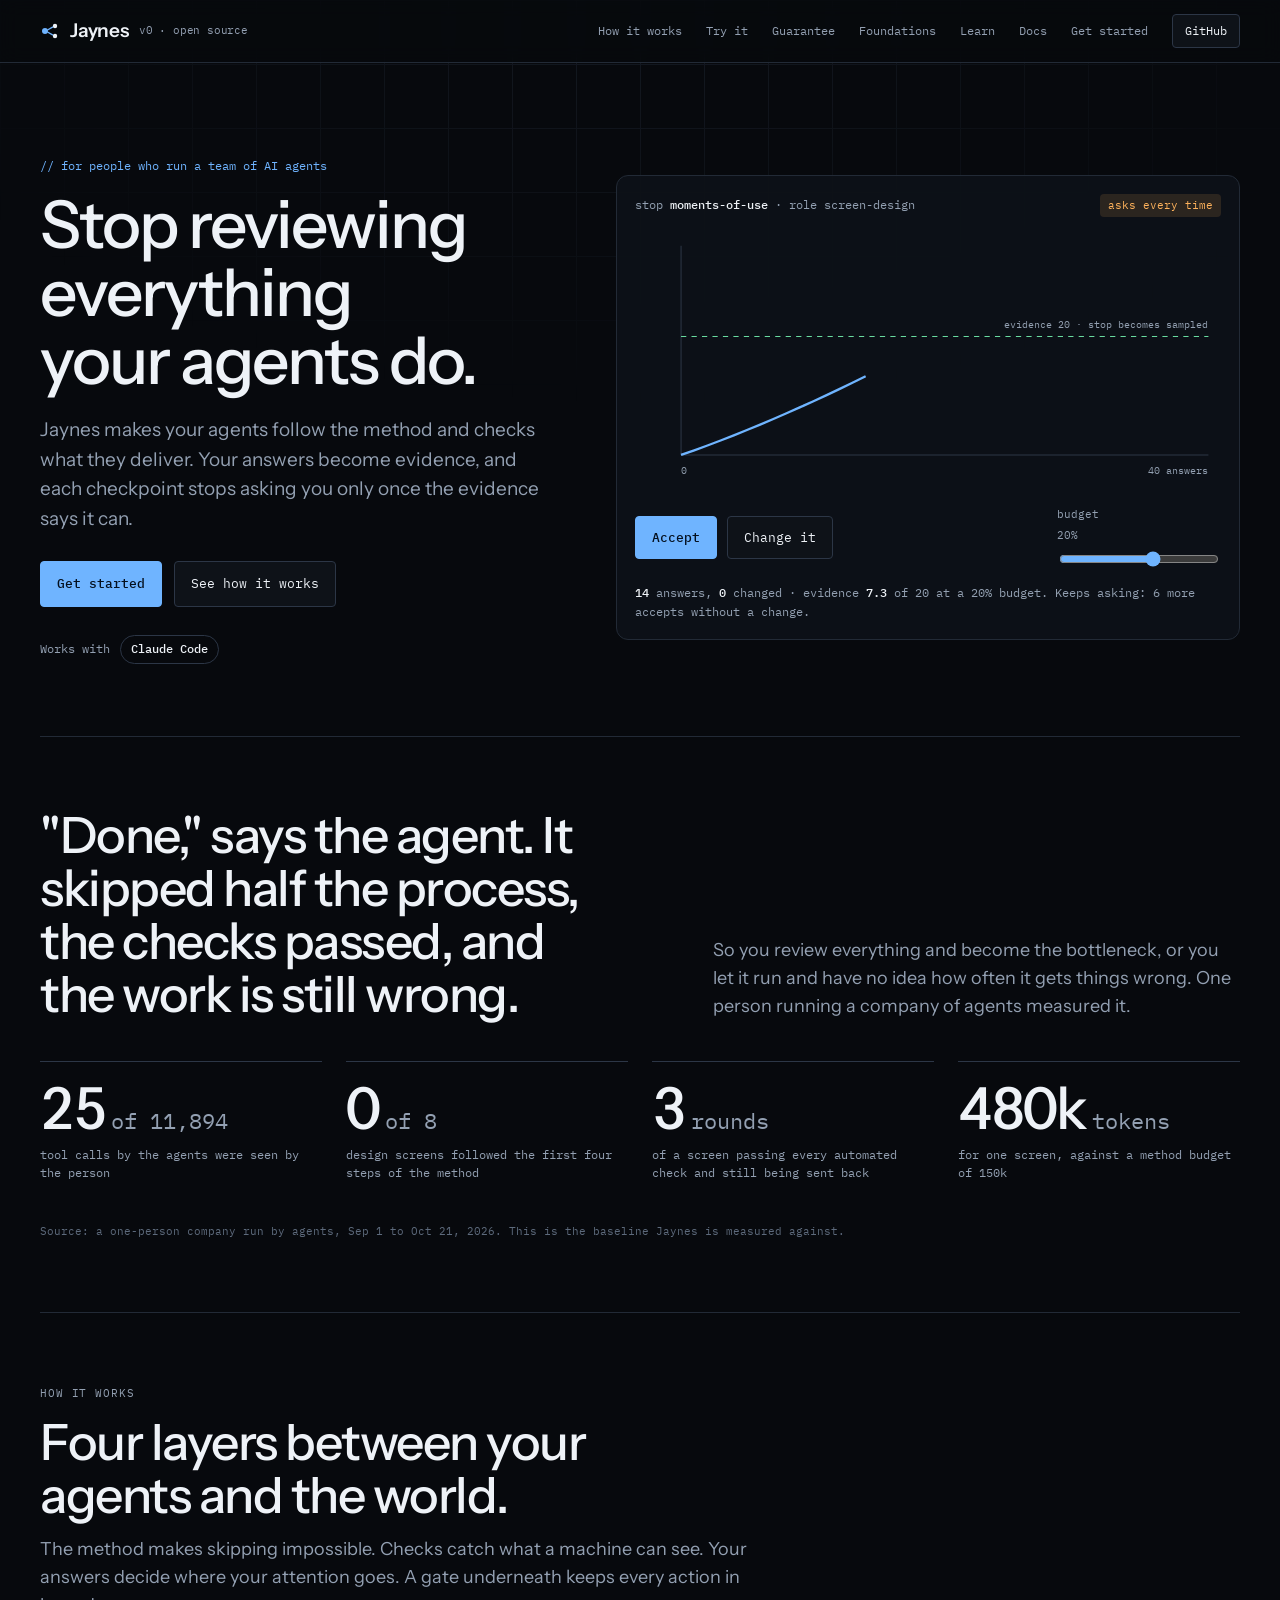
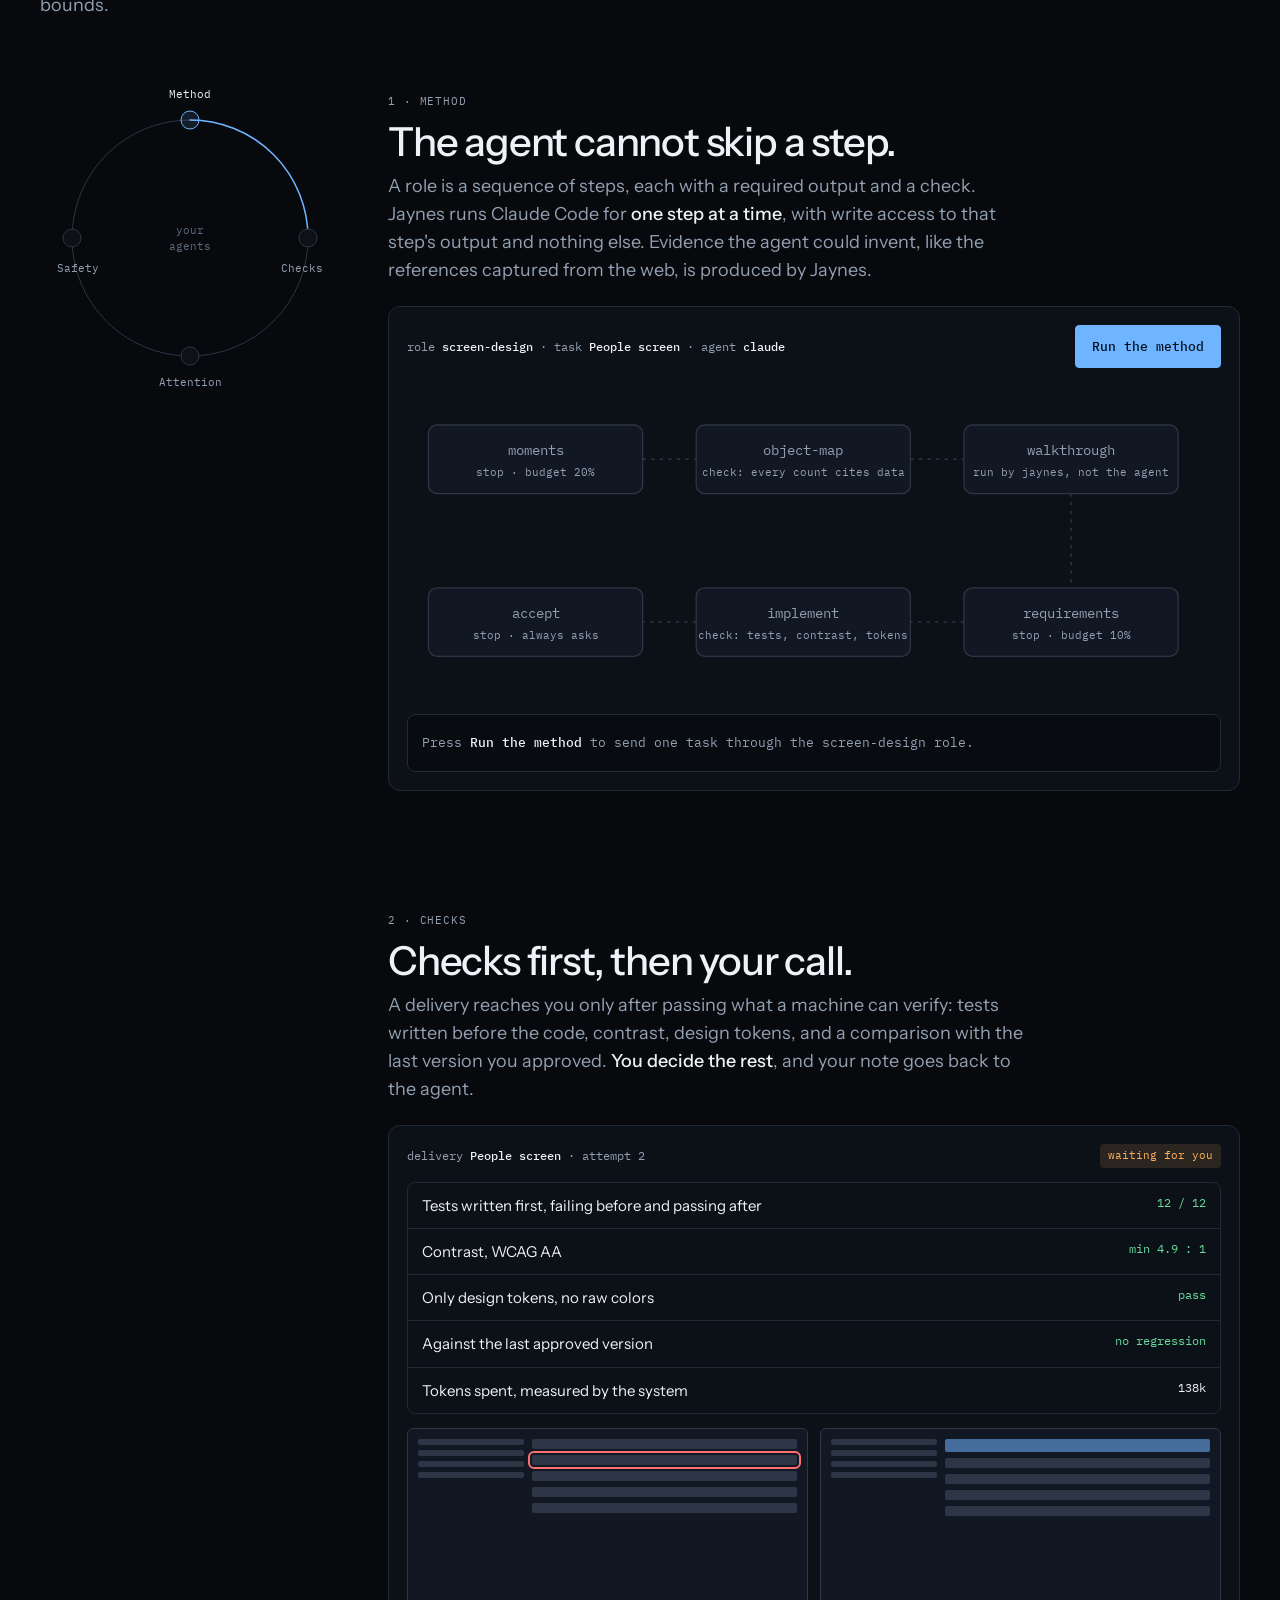
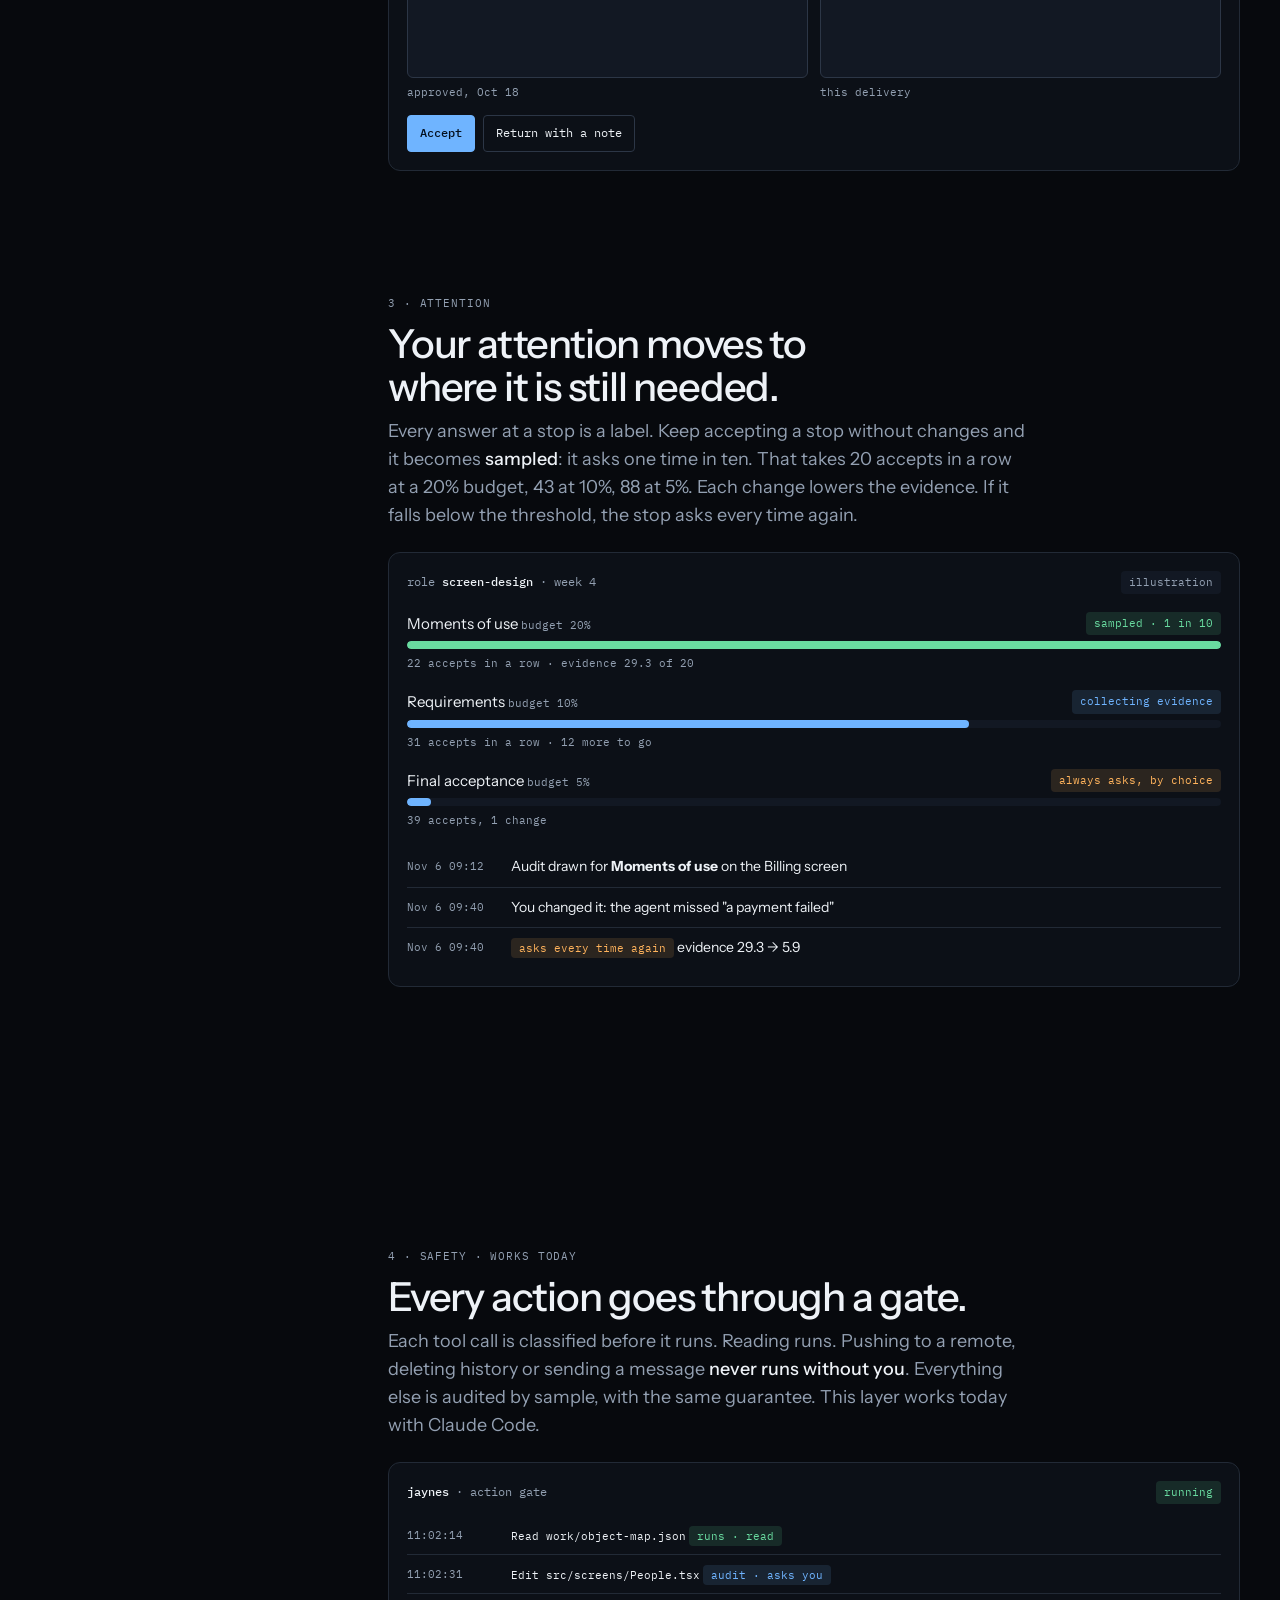
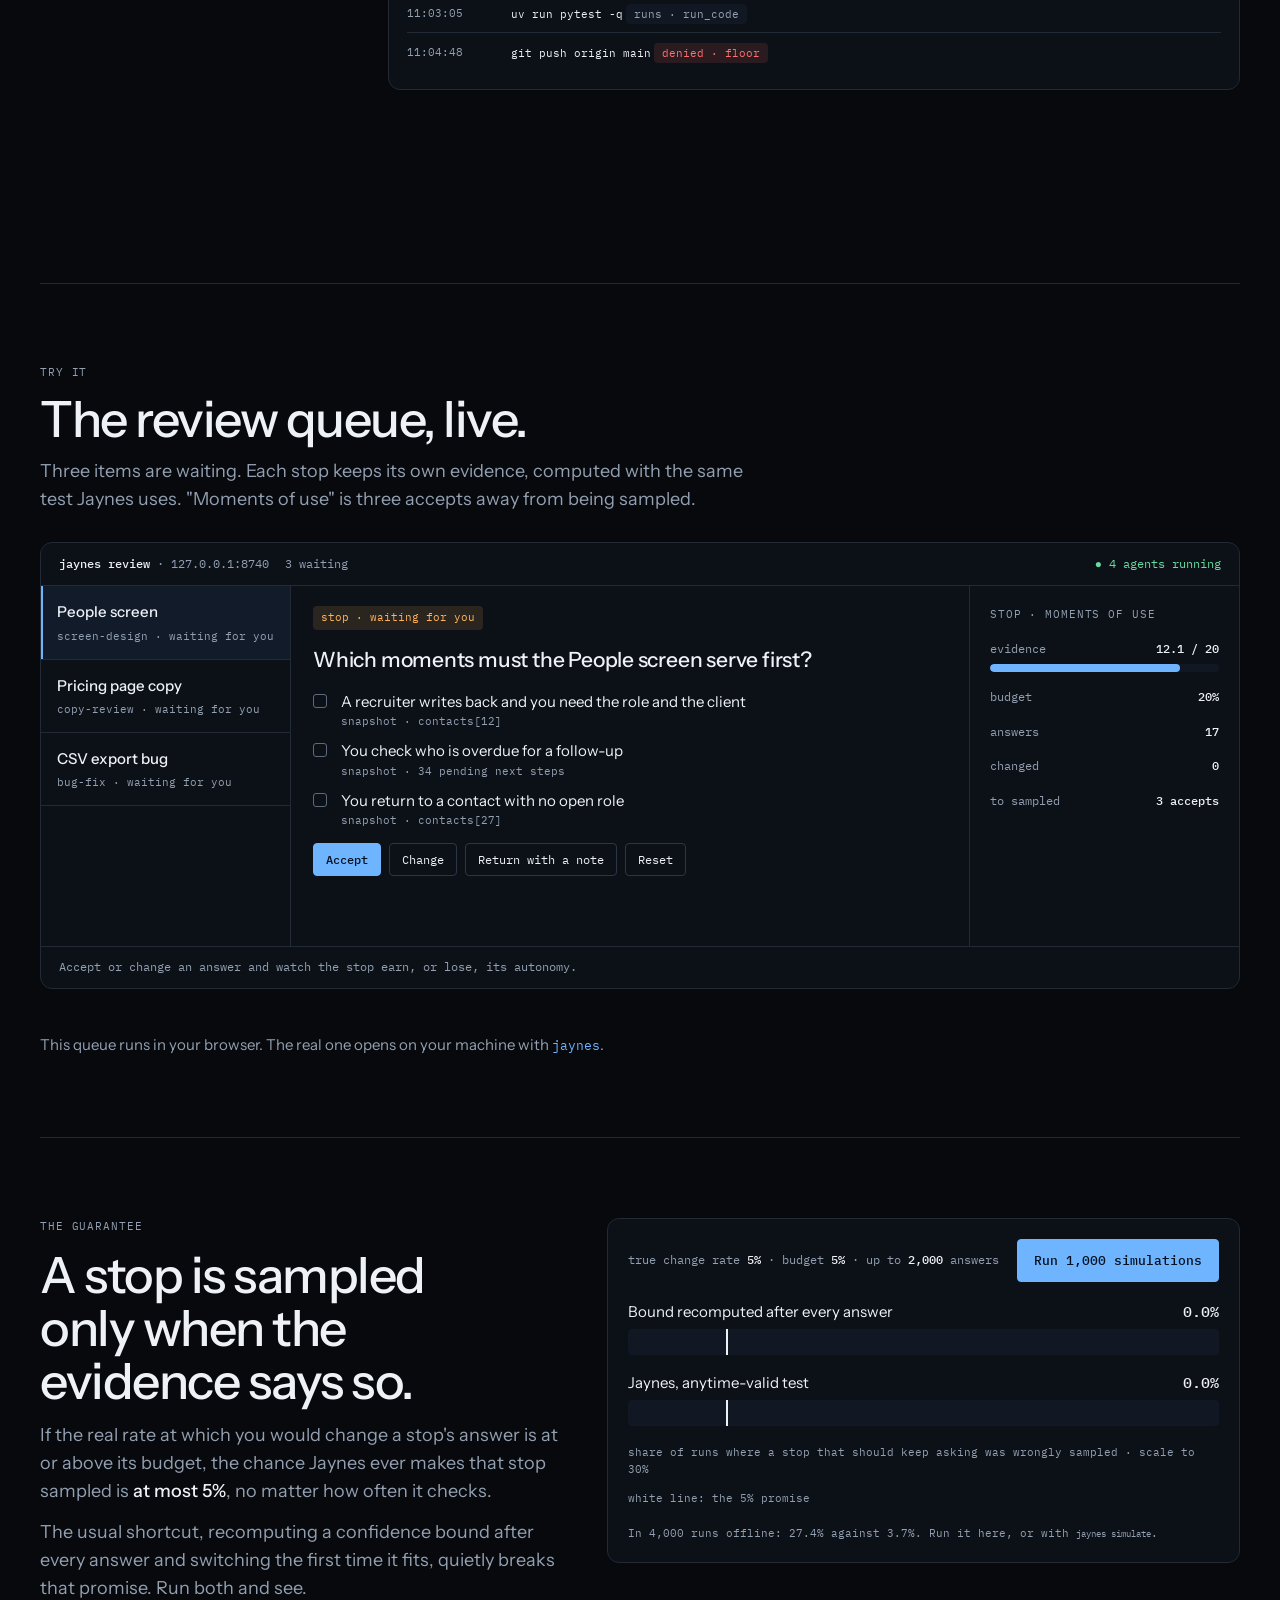
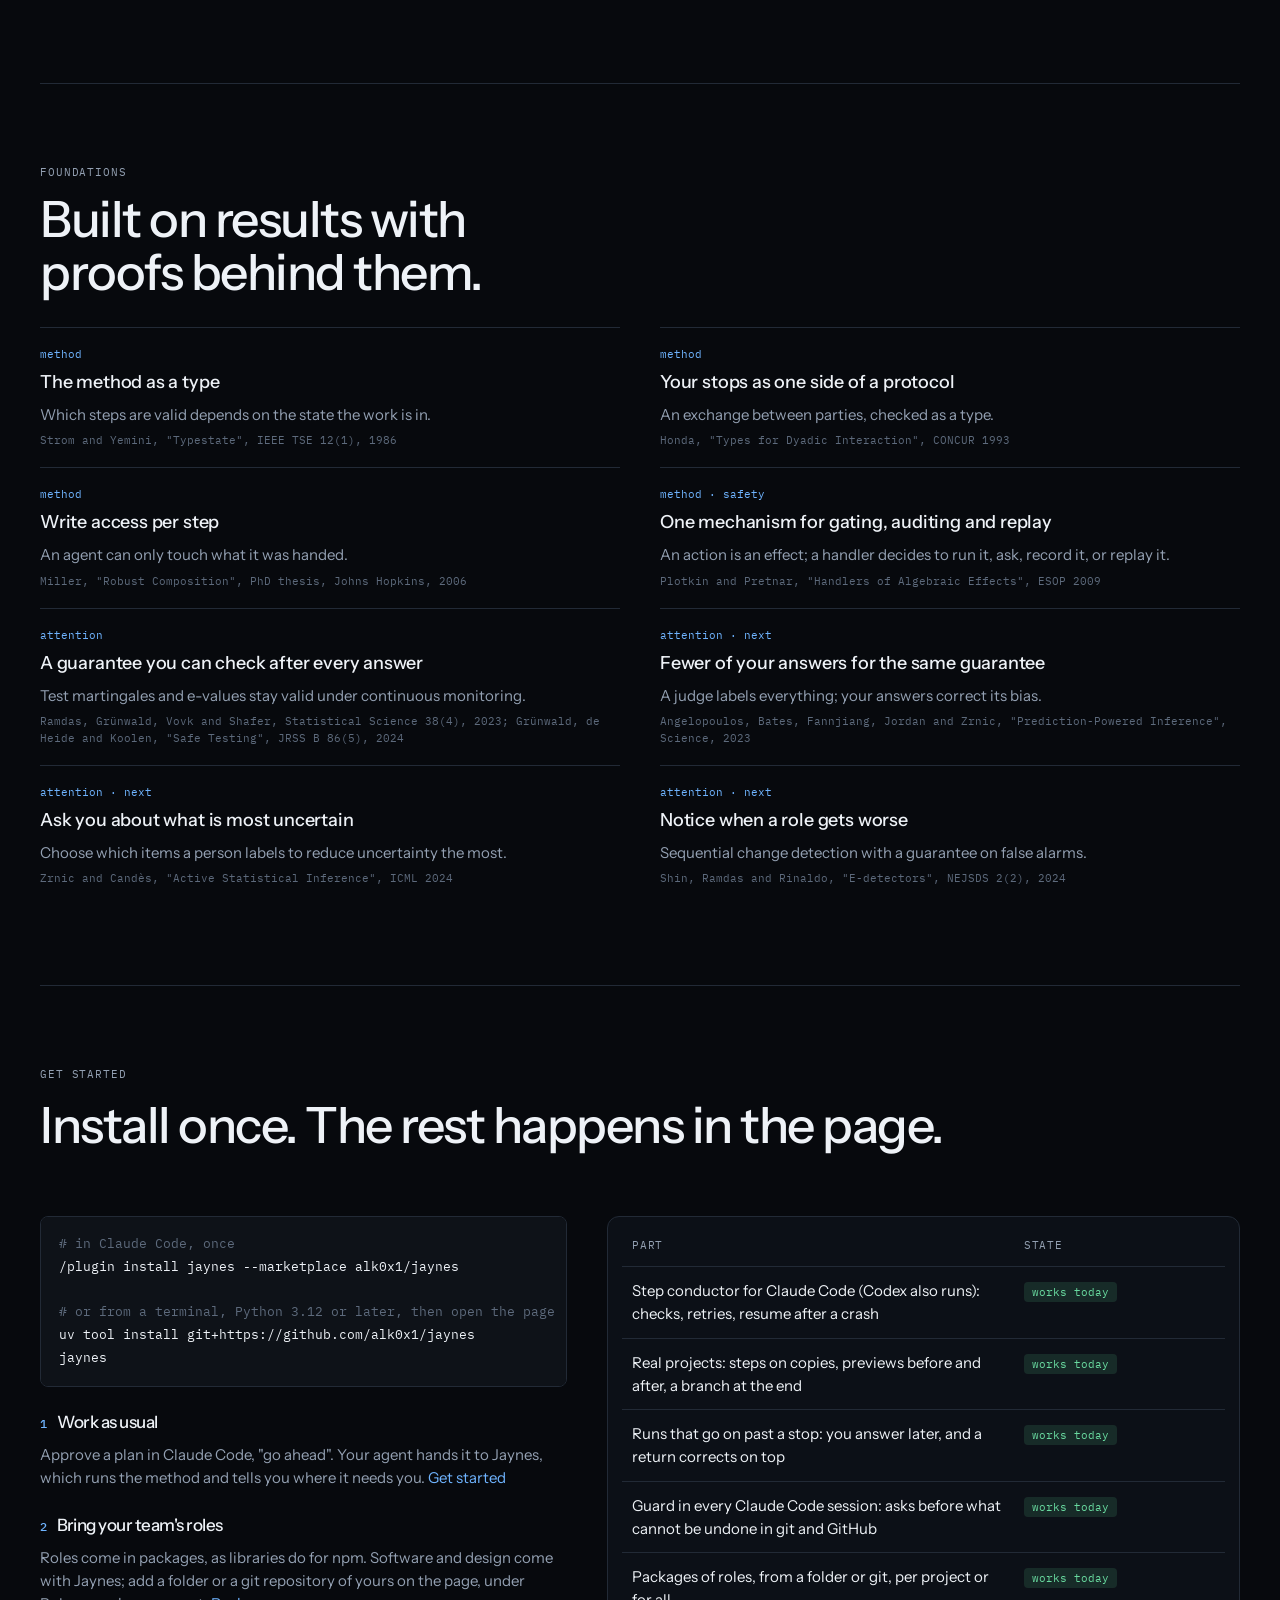
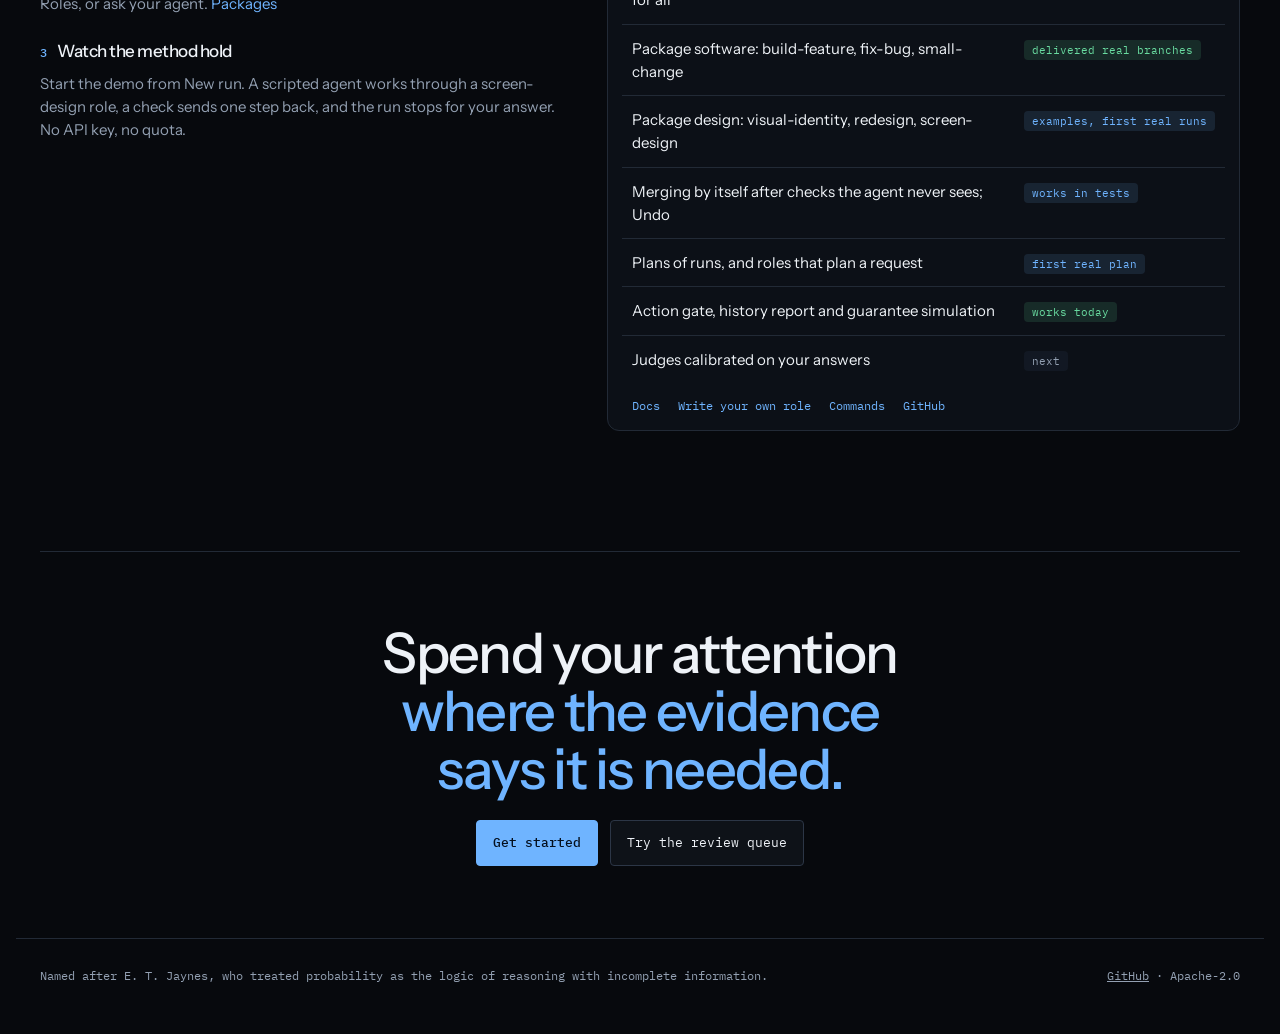
<file: site/index.html>
<!doctype html>
<html lang="en">
<head>
<meta charset="utf-8">
<meta name="viewport" content="width=device-width, initial-scale=1, viewport-fit=cover">
<title>Jaynes</title>
<link rel="icon" href="data:image/svg+xml,%3Csvg xmlns=%22http://www.w3.org/2000/svg%22 viewBox=%220 0 32 32%22%3E%3Crect width=%2232%22 height=%2232%22 rx=%227%22 fill=%22%2307090d%22/%3E%3Cpath d=%22M11.5 14.6 20 9.6M11.5 17.4 20 22.4%22 stroke=%22%236fb4ff%22 stroke-width=%222%22/%3E%3Ccircle cx=%229%22 cy=%2216%22 r=%224.2%22 fill=%22%236fb4ff%22/%3E%3Ccircle cx=%2222.5%22 cy=%228.5%22 r=%223.2%22 fill=%22%23eef2f7%22/%3E%3Ccircle cx=%2222.5%22 cy=%2223.5%22 r=%223.2%22 fill=%22%23eef2f7%22/%3E%3C/svg%3E">
<meta name="description" content="Jaynes makes your AI agents follow the method, checks what they deliver, and calls you only where your judgment is still needed. For Claude Code.">
<link rel="preconnect" href="https://fonts.googleapis.com">
<link rel="preconnect" href="https://fonts.gstatic.com" crossorigin>
<link rel="stylesheet" href="https://fonts.googleapis.com/css2?family=Instrument+Sans:wght@400;500;600&family=IBM+Plex+Mono:wght@400;500&display=swap">
<style>
/* Graphite instrument panel. Split hero with live evidence; a scroll-driven section where a fixed ring
   tracks the four layers (method, checks, attention, safety) while each layer shows a working piece. */
:root {
  --bg: #07090d; --panel: #0e1218; --panel-2: #121823; --line: #222a36; --line-2: #2c3646;
  --ink: #eef2f7; --dim: #93a0b2; --faint: #5d6a7c;
  --blue: #6fb4ff; --blue-soft: rgba(111, 180, 255, .12);
  --amber: #ffb35c; --amber-soft: rgba(255, 179, 92, .13);
  --green: #69dba0; --green-soft: rgba(105, 219, 160, .13);
  --red: #ff6f6f; --red-soft: rgba(255, 111, 111, .12);
  --display: "Instrument Sans", "Helvetica Neue", Arial, sans-serif;
  --mono: "IBM Plex Mono", ui-monospace, SFMono-Regular, Menlo, monospace;
  color-scheme: dark;
}
* { box-sizing: border-box; }
html { scroll-behavior: smooth; }
html, body { margin: 0; background: var(--bg); color: var(--ink); font-family: var(--display); font-size: 17px; line-height: 1.55; }
body { padding-inline: max(16px, env(safe-area-inset-left, 0px)) max(16px, env(safe-area-inset-right, 0px)); }
.grid-bg { position: fixed; inset: 0; z-index: 0; pointer-events: none;
  background-image: linear-gradient(var(--line) 1px, transparent 1px), linear-gradient(90deg, var(--line) 1px, transparent 1px);
  background-size: 64px 64px; opacity: .55;
  -webkit-mask-image: radial-gradient(80% 60% at 50% 0%, #000 0%, transparent 75%); mask-image: radial-gradient(80% 60% at 50% 0%, #000 0%, transparent 75%); }
main, header, footer { position: relative; z-index: 1; }
.wrap { max-width: 1200px; margin: 0 auto; }
h1, h2, h3 { font-weight: 500; letter-spacing: -0.03em; margin: 0; text-wrap: balance; }
p { margin: 0; }
a { color: var(--blue); }
code { font-family: var(--mono); font-size: .85em; }
:focus-visible { outline: 2px solid var(--blue); outline-offset: 2px; }
.mono { font-family: var(--mono); }
.tag { font-family: var(--mono); font-size: 12px; color: var(--blue); }
.label { font-family: var(--mono); font-size: 11px; color: var(--dim); text-transform: uppercase; letter-spacing: .08em; }
.btn { font-family: var(--mono); font-size: 13px; padding: 12px 16px; border-radius: 4px; border: 1px solid var(--line-2); color: var(--ink); background: var(--panel); cursor: pointer; text-decoration: none; display: inline-block; }
.btn:hover { border-color: var(--dim); }
.btn.solid { background: var(--blue); color: #04101f; border-color: var(--blue); font-weight: 500; }
.chip { font-family: var(--mono); font-size: 11px; padding: 3px 8px; border-radius: 4px; white-space: nowrap; }
.chip.amber { background: var(--amber-soft); color: var(--amber); }
.chip.green { background: var(--green-soft); color: var(--green); }
.chip.blue { background: var(--blue-soft); color: var(--blue); }
.chip.red { background: var(--red-soft); color: var(--red); }
.chip.plain { background: var(--panel-2); color: var(--dim); }
.card { border: 1px solid var(--line); border-radius: 12px; background: rgba(14, 18, 24, .92); }

/* nav */
header.bar { position: sticky; top: 0; z-index: 20; padding-top: env(safe-area-inset-top, 0px); background: rgba(7, 9, 13, .78); backdrop-filter: blur(10px); border-bottom: 1px solid var(--line); margin-inline: calc(-1 * max(16px, env(safe-area-inset-left, 0px))); padding-inline: max(16px, env(safe-area-inset-left, 0px)); }
header.bar .wrap { display: flex; align-items: center; gap: 24px; height: 62px; }
.logo { font-weight: 600; font-size: 19px; letter-spacing: -0.01em; color: var(--ink); text-decoration: none; display: flex; align-items: center; gap: 10px; }
.logo svg { width: 20px; height: 20px; }
.logo span { font-family: var(--mono); font-weight: 400; font-size: 11px; color: var(--dim); }
header nav { margin-left: auto; display: flex; gap: 24px; font-family: var(--mono); font-size: 12px; }
header nav a { color: var(--dim); text-decoration: none; }
header nav a:hover { color: var(--ink); }
header .gh { font-family: var(--mono); font-size: 12px; padding: 7px 12px; }

/* hero */
.hero { display: grid; grid-template-columns: minmax(0, 5fr) minmax(0, 6fr); gap: 56px; align-items: center; padding: 88px 0 72px; }
.hero h1 { font-size: clamp(40px, 5.4vw, 66px); line-height: 1.03; margin: 14px 0 20px; }
.hero .lede { font-size: 19px; color: var(--dim); max-width: 40ch; margin-bottom: 28px; }
.ctas { display: flex; gap: 12px; flex-wrap: wrap; }
.works { display: flex; gap: 10px; margin-top: 28px; flex-wrap: wrap; align-items: center; font-family: var(--mono); font-size: 12px; color: var(--dim); }
.works b { color: var(--ink); font-weight: 500; border: 1px solid var(--line-2); border-radius: 999px; padding: 4px 10px; }
.inst { padding: 18px; display: grid; gap: 14px; }
.inst-top { display: flex; justify-content: space-between; gap: 12px; font-family: var(--mono); font-size: 12px; color: var(--dim); flex-wrap: wrap; align-items: center; }
.inst-top b { color: var(--ink); font-weight: 500; }
svg { display: block; width: 100%; height: auto; }
.axis { stroke: var(--line-2); }
.svl { font-family: var(--mono); font-size: 10px; fill: var(--dim); }
.thr { stroke: var(--green); stroke-dasharray: 5 5; }
.curve { fill: none; stroke: var(--blue); stroke-width: 2.2; }
.pt-err { fill: var(--red); }
.controls { display: flex; gap: 10px; align-items: center; flex-wrap: wrap; }
.controls label { margin-left: auto; font-family: var(--mono); font-size: 11px; color: var(--dim); display: grid; gap: 4px; }
input[type=range] { accent-color: var(--blue); width: 160px; }
.readout { font-family: var(--mono); font-size: 12px; color: var(--dim); line-height: 1.6; min-height: 3.2em; }
.readout b { color: var(--ink); font-weight: 500; }

/* problem */
.problem { padding: 72px 0; border-top: 1px solid var(--line); display: grid; gap: 40px; }
.problem-head { display: grid; grid-template-columns: minmax(0, 6fr) minmax(0, 5fr); gap: 40px; align-items: end; }
.problem h2 { font-size: clamp(32px, 4.2vw, 50px); line-height: 1.06; }
.problem-head p { color: var(--dim); font-size: 18px; }
.stats { display: grid; grid-template-columns: repeat(4, minmax(0, 1fr)); gap: 24px; }
.stat { display: grid; gap: 8px; border-top: 1px solid var(--line-2); padding-top: 18px; }
.stat .n { font-size: clamp(38px, 4.6vw, 58px); font-weight: 500; letter-spacing: -0.04em; line-height: 1; font-variant-numeric: tabular-nums; }
.stat .n small { font-size: .38em; color: var(--dim); letter-spacing: 0; font-family: var(--mono); font-weight: 400; margin-left: 6px; }
.stat p { font-family: var(--mono); font-size: 12px; color: var(--dim); line-height: 1.55; }
.source { font-family: var(--mono); font-size: 11px; color: var(--faint); }

/* layers (scroll-driven) */
.layers-head { padding: 72px 0 8px; border-top: 1px solid var(--line); display: grid; gap: 14px; }
.layers-head > * { max-width: 760px; }
.layers-head h2 { font-size: clamp(32px, 4.2vw, 50px); line-height: 1.06; }
.layers-head p { color: var(--dim); font-size: 18px; }
.layers { display: grid; grid-template-columns: 300px minmax(0, 1fr); gap: 48px; }
.ring-col { position: relative; }
.ring { position: sticky; top: 110px; height: 420px; }
.ring svg .orbit { fill: none; stroke: var(--line-2); }
.ring svg .orbit-on { fill: none; stroke: var(--blue); stroke-width: 1.5; stroke-linecap: round; transition: stroke-dasharray .6s ease; }
.ring .rn circle { fill: var(--panel); stroke: var(--line-2); transition: all .3s; }
.ring .rn text { font-family: var(--mono); font-size: 11px; fill: var(--dim); transition: fill .3s; }
.ring .rn.on circle { fill: var(--blue-soft); stroke: var(--blue); }
.ring .rn.on text { fill: var(--ink); }
.ring .center { font-family: var(--mono); font-size: 11px; fill: var(--faint); }
.layer { min-height: 92vh; display: grid; align-content: center; gap: 22px; padding: 56px 0; scroll-margin-top: 80px; }
.layer .head { display: grid; gap: 10px; max-width: 58ch; }
.layer h3 { font-size: clamp(28px, 3.2vw, 40px); line-height: 1.08; }
.layer .head p { color: var(--dim); font-size: 18px; }
.layer .head p b { color: var(--ink); font-weight: 500; }

/* method graph */
.stage { padding: 18px; display: grid; gap: 12px; }
.stage-top { display: flex; justify-content: space-between; gap: 12px; flex-wrap: wrap; font-family: var(--mono); font-size: 12px; color: var(--dim); align-items: center; }
.stage-top b { color: var(--ink); font-weight: 500; }
.node rect { fill: var(--panel-2); stroke: var(--line-2); stroke-width: 1.2; transition: all .3s; }
.node text { font-family: var(--mono); font-size: 13px; fill: var(--dim); transition: fill .3s; }
.node .sub { font-size: 10.5px; }
.node.done rect { stroke: var(--blue); fill: #0f1d31; }
.node.done text { fill: var(--ink); }
.node.active rect { stroke: var(--blue); fill: var(--blue-soft); filter: drop-shadow(0 0 10px rgba(111, 180, 255, .45)); }
.node.active text { fill: var(--ink); }
.node.stop rect { stroke: var(--amber); fill: var(--amber-soft); filter: drop-shadow(0 0 12px rgba(255, 179, 92, .35)); }
.node.stop text { fill: var(--amber); }
.edge { stroke: var(--line-2); stroke-width: 1.4; fill: none; stroke-dasharray: 3 5; }
.edge.on { stroke: var(--blue); stroke-dasharray: none; }
.skip { stroke: var(--red); stroke-width: 1.6; fill: none; stroke-dasharray: 4 4; opacity: 0; transition: opacity .3s; }
.skip.show { opacity: 1; }
.skip-x { fill: var(--red); opacity: 0; transition: opacity .3s; font-family: var(--mono); font-size: 13px; }
.skip-x.show { opacity: 1; }
.console { display: grid; grid-template-columns: minmax(0, 1fr) auto; gap: 14px; align-items: center; padding: 12px 14px; border: 1px solid var(--line); border-radius: 8px; background: rgba(7, 9, 13, .7); min-height: 58px; }
.console .msg { font-family: var(--mono); font-size: 12.5px; color: var(--dim); }
.console .msg b { color: var(--ink); font-weight: 500; }
.console .warn { color: var(--red); }
.console .wait { color: var(--amber); }
.console .ok { color: var(--green); }

/* checks */
.checks-ui { padding: 18px; display: grid; gap: 14px; }
.checklist { border: 1px solid var(--line); border-radius: 8px; overflow: hidden; }
.checklist div { display: flex; justify-content: space-between; gap: 14px; padding: 11px 14px; border-bottom: 1px solid var(--line); font-size: 15px; flex-wrap: wrap; }
.checklist div:last-child { border-bottom: 0; }
.checklist span:last-child { font-family: var(--mono); font-size: 12px; }
.ba { display: grid; grid-template-columns: 1fr 1fr; gap: 12px; }
.ba figure { margin: 0; display: grid; gap: 6px; }
.ba figcaption { font-family: var(--mono); font-size: 11px; color: var(--dim); }
.shot { aspect-ratio: 16 / 10; border: 1px solid var(--line-2); border-radius: 6px; background: var(--panel-2); padding: 10px; display: grid; grid-template-columns: 28% 1fr; gap: 8px; }
.shot i { display: block; border-radius: 2px; background: var(--line-2); }
.shot .s { display: grid; gap: 5px; align-content: start; }
.shot .s i { height: 6px; }
.shot .m { display: grid; gap: 6px; align-content: start; }
.shot .m i { height: 10px; }
.shot.before .m i:nth-child(2) { outline: 2px solid var(--red); outline-offset: 2px; }
.shot.after .m i:first-child { background: var(--blue); opacity: .55; height: 13px; }
.row-actions { display: flex; gap: 8px; flex-wrap: wrap; }
.mini { font-family: var(--mono); font-size: 12px; padding: 8px 12px; border-radius: 4px; border: 1px solid var(--line-2); background: transparent; color: var(--ink); cursor: pointer; }
.mini.go { background: var(--blue); border-color: var(--blue); color: #04101f; font-weight: 500; }
.mini:hover { border-color: var(--dim); }

/* attention */
.att { padding: 18px; display: grid; gap: 18px; }
.meter { display: grid; gap: 6px; }
.meter .r { display: flex; justify-content: space-between; gap: 12px; flex-wrap: wrap; font-size: 15px; align-items: center; }
.meter .r small { font-family: var(--mono); font-size: 11px; color: var(--dim); }
.track { position: relative; height: 8px; background: var(--panel-2); border-radius: 4px; overflow: hidden; }
.track .fill { position: absolute; inset: 0 auto 0 0; background: var(--blue); border-radius: 4px; transition: width .4s ease; }
.track .fill.done { background: var(--green); }
.log { display: grid; font-size: 14px; }
.log div { display: grid; grid-template-columns: 5.4rem minmax(0, 1fr); gap: 12px; padding: 9px 0; border-bottom: 1px solid var(--line); }
.log div:last-child { border-bottom: 0; }
.log time { font-family: var(--mono); font-size: 11px; color: var(--dim); padding-top: 2px; }

/* try it: queue */
.section { padding: 80px 0; border-top: 1px solid var(--line); display: grid; gap: 28px; scroll-margin-top: 70px; }
.section-head { display: grid; gap: 12px; max-width: 64ch; }
.section-head h2 { font-size: clamp(32px, 4.2vw, 50px); line-height: 1.06; }
.section-head p { color: var(--dim); font-size: 18px; }
.app-top { display: flex; align-items: center; gap: 16px; padding: 12px 18px; border-bottom: 1px solid var(--line); font-family: var(--mono); font-size: 12px; color: var(--dim); flex-wrap: wrap; }
.app-top b { color: var(--ink); font-weight: 500; }
.app-top .live { margin-left: auto; color: var(--green); }
.cols { display: grid; grid-template-columns: 250px minmax(0, 1fr) 270px; min-height: 360px; }
.qlist { border-right: 1px solid var(--line); }
.qitem { padding: 14px 16px; border-bottom: 1px solid var(--line); cursor: pointer; display: grid; gap: 4px; }
.qitem:hover { background: var(--panel-2); }
.qitem.sel { background: #111b2a; box-shadow: inset 2px 0 0 var(--blue); }
.qitem b { font-weight: 500; font-size: 15px; }
.qitem small { font-family: var(--mono); font-size: 11px; color: var(--dim); }
.qdetail { padding: 20px 22px; display: grid; gap: 14px; align-content: start; min-width: 0; }
.q { font-size: 21px; font-weight: 500; letter-spacing: -0.01em; }
.ev { display: grid; gap: 9px; }
.ev div { display: grid; grid-template-columns: 18px minmax(0, 1fr); gap: 10px; font-size: 15px; }
.ev i { width: 14px; height: 14px; border: 1.5px solid var(--faint); border-radius: 3px; margin-top: 4px; }
.ev cite { display: block; font-style: normal; font-family: var(--mono); font-size: 11px; color: var(--dim); }
.qmeta { border-left: 1px solid var(--line); padding: 20px; display: grid; gap: 16px; align-content: start; }
.kv { display: flex; justify-content: space-between; gap: 10px; font-family: var(--mono); font-size: 12px; color: var(--dim); }
.kv b { color: var(--ink); font-weight: 500; }
.toast { font-family: var(--mono); font-size: 12px; color: var(--dim); padding: 11px 18px; border-top: 1px solid var(--line); min-height: 42px; }

/* guarantee */
.gx { display: grid; grid-template-columns: minmax(0, 5fr) minmax(0, 6fr); gap: 40px; align-items: start; }
.gx .text { display: grid; gap: 14px; }
.gx .text p { color: var(--dim); font-size: 18px; }
.gx .text p b { color: var(--ink); font-weight: 500; }
.simu { padding: 20px; display: grid; gap: 18px; }
.bars { display: grid; gap: 16px; }
.barrow { display: grid; gap: 6px; }
.barrow .r { display: flex; justify-content: space-between; gap: 10px; flex-wrap: wrap; font-size: 15px; }
.barrow .r b { font-family: var(--mono); font-weight: 500; font-variant-numeric: tabular-nums; }
.btrack { position: relative; height: 26px; background: var(--panel-2); border-radius: 4px; overflow: hidden; }
.btrack .bf { position: absolute; inset: 0 auto 0 0; border-radius: 4px; transition: width .25s linear; }
.btrack .bf.naive { background: var(--red); }
.btrack .bf.any { background: var(--green); }
.btrack .promise { position: absolute; top: -4px; bottom: -4px; width: 2px; background: var(--ink); }
.simu .foot { font-family: var(--mono); font-size: 11px; color: var(--dim); display: flex; gap: 12px; justify-content: space-between; flex-wrap: wrap; align-items: center; }

/* foundations */
.refs { list-style: none; margin: 0; padding: 0; display: grid; grid-template-columns: repeat(2, minmax(0, 1fr)); gap: 0 40px; }
.refs li { display: grid; gap: 6px; padding: 18px 0; border-top: 1px solid var(--line); }
.refs .layer-tag { font-family: var(--mono); font-size: 11px; color: var(--blue); }
.refs .what { font-size: 18px; font-weight: 500; letter-spacing: -0.01em; }
.refs p { color: var(--dim); font-size: 15px; }
.refs cite { font-style: normal; font-family: var(--mono); font-size: 11px; color: var(--faint); }

/* start */
.aside { margin-top: 16px; color: var(--dim); font-size: 15px; }
.aside a { color: var(--blue); text-decoration: none; }
.steps { list-style: none; margin: 0; padding: 0; display: grid; gap: 22px; counter-reset: step; }
.steps li { display: grid; gap: 8px; counter-increment: step; }
.steps h3 { font-size: 17px; font-weight: 500; display: flex; gap: 10px; align-items: baseline; }
.steps h3::before { content: counter(step); font-family: var(--mono); font-size: 12px; color: var(--blue); }
.steps p { color: var(--dim); font-size: 15px; }
.steps a, .links a { color: var(--blue); text-decoration: none; }
.links { display: flex; gap: 18px; flex-wrap: wrap; font-family: var(--mono); font-size: 12px; padding: 14px 10px 6px; }
.start { display: grid; grid-template-columns: minmax(0, 5fr) minmax(0, 6fr); gap: 40px; align-items: start; }
pre.code { margin: 0; background: var(--panel); border: 1px solid var(--line); border-radius: 8px; padding: 16px 18px; overflow-x: auto; font-family: var(--mono); font-size: 13px; line-height: 1.75; color: var(--ink); }
pre.code .c { color: var(--faint); }
table { width: 100%; border-collapse: collapse; font-size: 15px; }
td, th { text-align: left; padding: 12px 10px; border-bottom: 1px solid var(--line); vertical-align: top; }
th { font-family: var(--mono); font-size: 11px; color: var(--dim); font-weight: 400; text-transform: uppercase; letter-spacing: .06em; }
tr:last-child td { border-bottom: 0; }
td:last-child { white-space: nowrap; }

/* final band */
.final { margin: 40px 0 0; padding: 72px 0; border-top: 1px solid var(--line); display: grid; justify-items: center; text-align: center; gap: 22px; }
.final h2 { font-size: clamp(34px, 4.6vw, 56px); line-height: 1.04; max-width: 18ch; }
.final h2 span { color: var(--blue); }
footer { border-top: 1px solid var(--line); padding: 28px 0 48px; color: var(--dim); font-family: var(--mono); font-size: 12px; }
footer .wrap { display: flex; gap: 20px; justify-content: space-between; flex-wrap: wrap; }

@media (max-width: 980px) {
  .hero, .problem-head, .gx, .start { grid-template-columns: minmax(0, 1fr); }
  .hero { padding-top: 48px; gap: 36px; }
  .stats { grid-template-columns: repeat(2, minmax(0, 1fr)); }
  .layers { grid-template-columns: minmax(0, 1fr); }
  .ring-col { display: none; }
  .layer { min-height: 0; }
  .cols { grid-template-columns: minmax(0, 1fr); }
  .qlist, .qmeta { border: 0; border-bottom: 1px solid var(--line); }
  .refs { grid-template-columns: minmax(0, 1fr); }
}
@media (max-width: 820px) {
  header nav { gap: 16px; }
  header nav a[href="#foundations"] { display: none; }
}
@media (max-width: 640px) {
  header nav { display: none; }
  header .gh { margin-left: auto; }
  .stats { grid-template-columns: minmax(0, 1fr); }
  .console { grid-template-columns: minmax(0, 1fr); }
  .controls label { margin-left: 0; }
}
@media (prefers-reduced-motion: reduce) { html { scroll-behavior: auto; } * { transition: none !important; } }
</style>
</head>
<body>
<div class="grid-bg" aria-hidden="true"></div>

<header class="bar">
  <div class="wrap">
    <a class="logo" href="#top"><svg viewBox="0 0 20 20" aria-hidden="true"><circle cx="5" cy="10" r="3" fill="#6fb4ff"/><circle cx="15" cy="5" r="2.2" fill="#eef2f7"/><circle cx="15" cy="15" r="2.2" fill="#eef2f7"/><path d="M7.5 9 13 5.8M7.5 11 13 14.2" stroke="#6fb4ff" stroke-width="1.4"/></svg>Jaynes <span>v0 · open source</span></a>
    <nav aria-label="Sections"><a href="#layers">How it works</a><a href="#try">Try it</a><a href="#guarantee">Guarantee</a><a href="#foundations">Foundations</a><a href="learn.html">Learn</a><a href="docs/">Docs</a><a href="#start">Get started</a></nav>
    <a class="btn gh" href="https://github.com/alk0x1/jaynes">GitHub</a>
  </div>
</header>

<main class="wrap" id="top">

<section class="hero">
  <div>
    <span class="tag">// for people who run a team of AI agents</span>
    <h1>Stop reviewing everything your agents do.</h1>
    <p class="lede">Jaynes makes your agents follow the method and checks what they deliver. Your answers become evidence, and each checkpoint stops asking you only once the evidence says it can.</p>
    <div class="ctas"><a class="btn solid" href="#start">Get started</a><a class="btn" href="#layers">See how it works</a></div>
    <div class="works">Works with <b>Claude Code</b></div>
  </div>
  <div class="card inst" aria-label="Live evidence for one checkpoint">
    <div class="inst-top"><span>stop <b>moments-of-use</b> · role screen-design</span><span class="chip amber" id="h-state">asks every time</span></div>
    <svg viewBox="0 0 560 250" role="img" aria-label="Evidence for this stop over answers, with a threshold line at 20.">
      <line class="axis" x1="44" y1="214" x2="548" y2="214"/>
      <line class="axis" x1="44" y1="14" x2="44" y2="214"/>
      <line class="thr" id="h-thr" x1="44" x2="548" y1="60" y2="60"/>
      <text class="svl" x="548" y="52" text-anchor="end" id="h-thrl">evidence 20 · stop becomes sampled</text>
      <text class="svl" x="44" y="232">0</text>
      <text class="svl" x="548" y="232" text-anchor="end" id="h-xmax">answers</text>
      <path class="curve" id="h-curve" d=""/>
      <g id="h-errs"></g>
    </svg>
    <div class="controls">
      <button class="btn solid" type="button" id="h-acc">Accept</button>
      <button class="btn" type="button" id="h-chg">Change it</button>
      <label for="h-bud">budget <output id="h-bo">20%</output><input type="range" id="h-bud" min="5" max="30" step="5" value="20"></label>
    </div>
    <div class="readout" id="h-read"></div>
  </div>
</section>

<section class="problem" aria-labelledby="p-h">
  <div class="problem-head">
    <h2 id="p-h">"Done," says the agent. It skipped half the process, the checks passed, and the work is still wrong.</h2>
    <p>So you review everything and become the bottleneck, or you let it run and have no idea how often it gets things wrong. One person running a company of agents measured it.</p>
  </div>
  <div class="stats">
    <div class="stat"><span class="n">25<small>of 11,894</small></span><p>tool calls by the agents were seen by the person</p></div>
    <div class="stat"><span class="n">0<small>of 8</small></span><p>design screens followed the first four steps of the method</p></div>
    <div class="stat"><span class="n">3<small>rounds</small></span><p>of a screen passing every automated check and still being sent back</p></div>
    <div class="stat"><span class="n">480k<small>tokens</small></span><p>for one screen, against a method budget of 150k</p></div>
  </div>
  <p class="source">Source: a one-person company run by agents, Sep 1 to Oct 21, 2026. This is the baseline Jaynes is measured against.</p>
</section>

<section class="layers-head" id="layers" aria-labelledby="l-h">
  <span class="label">How it works</span>
  <h2 id="l-h">Four layers between your agents and the world.</h2>
  <p>The method makes skipping impossible. Checks catch what a machine can see. Your answers decide where your attention goes. A gate underneath keeps every action in bounds.</p>
</section>

<div class="layers">
  <div class="ring-col" aria-hidden="true">
    <div class="ring">
      <svg viewBox="0 0 300 420">
        <circle class="orbit" cx="150" cy="210" r="118"/>
        <circle class="orbit-on" id="orbit-on" cx="150" cy="210" r="118" transform="rotate(-90 150 210)" stroke-dasharray="0 742"/>
        <text class="center" x="150" y="206" text-anchor="middle">your</text>
        <text class="center" x="150" y="222" text-anchor="middle">agents</text>
        <g class="rn" id="rn0"><circle cx="150" cy="92" r="9"/><text x="150" y="70" text-anchor="middle">Method</text></g>
        <g class="rn" id="rn1"><circle cx="268" cy="210" r="9"/><text x="262" y="244" text-anchor="middle">Checks</text></g>
        <g class="rn" id="rn2"><circle cx="150" cy="328" r="9"/><text x="150" y="358" text-anchor="middle">Attention</text></g>
        <g class="rn" id="rn3"><circle cx="32" cy="210" r="9"/><text x="38" y="244" text-anchor="middle">Safety</text></g>
      </svg>
    </div>
  </div>
  <div>
    <article class="layer" data-layer="0" id="method">
      <div class="head">
        <span class="label">1 · Method</span>
        <h3>The agent cannot skip a step.</h3>
        <p>A role is a sequence of steps, each with a required output and a check. Jaynes runs Claude Code for <b>one step at a time</b>, with write access to that step's output and nothing else. Evidence the agent could invent, like the references captured from the web, is produced by Jaynes.</p>
      </div>
      <div class="card stage">
        <div class="stage-top"><span>role <b>screen-design</b> · task <b>People screen</b> · agent <b>claude</b></span><button class="btn solid" type="button" id="m-run">Run the method</button></div>
        <svg viewBox="0 0 760 300" role="img" aria-label="Six steps in two rows: moments, object map, walkthrough, then requirements, implement, accept. Moments, requirements and accept are stops.">
          <path class="edge" id="e0" d="M220 74 H270"/>
          <path class="edge" id="e1" d="M470 74 H520"/>
          <path class="edge" id="e2" d="M620 106 V194"/>
          <path class="edge" id="e3" d="M520 226 H470"/>
          <path class="edge" id="e4" d="M270 226 H220"/>
          <path class="skip" id="skip" d="M370 106 C 330 140, 330 160, 370 194"/>
          <text class="skip-x" id="skip-x" x="318" y="156" text-anchor="end">refused</text>
          <g class="node" id="n0"><rect x="20" y="42" width="200" height="64" rx="8"/><text x="120" y="70" text-anchor="middle">moments</text><text class="sub" x="120" y="90" text-anchor="middle">stop · budget 20%</text></g>
          <g class="node" id="n1"><rect x="270" y="42" width="200" height="64" rx="8"/><text x="370" y="70" text-anchor="middle">object-map</text><text class="sub" x="370" y="90" text-anchor="middle">check: every count cites data</text></g>
          <g class="node" id="n2"><rect x="520" y="42" width="200" height="64" rx="8"/><text x="620" y="70" text-anchor="middle">walkthrough</text><text class="sub" x="620" y="90" text-anchor="middle">run by jaynes, not the agent</text></g>
          <g class="node" id="n3"><rect x="520" y="194" width="200" height="64" rx="8"/><text x="620" y="222" text-anchor="middle">requirements</text><text class="sub" x="620" y="242" text-anchor="middle">stop · budget 10%</text></g>
          <g class="node" id="n4"><rect x="270" y="194" width="200" height="64" rx="8"/><text x="370" y="222" text-anchor="middle">implement</text><text class="sub" x="370" y="242" text-anchor="middle">check: tests, contrast, tokens</text></g>
          <g class="node" id="n5"><rect x="20" y="194" width="200" height="64" rx="8"/><text x="120" y="222" text-anchor="middle">accept</text><text class="sub" x="120" y="242" text-anchor="middle">stop · always asks</text></g>
        </svg>
        <div class="console"><div class="msg" id="m-msg">Press <b>Run the method</b> to send one task through the screen-design role.</div><div id="m-act"></div></div>
      </div>
    </article>

    <article class="layer" data-layer="1" id="checks">
      <div class="head">
        <span class="label">2 · Checks</span>
        <h3>Checks first, then your call.</h3>
        <p>A delivery reaches you only after passing what a machine can verify: tests written before the code, contrast, design tokens, and a comparison with the last version you approved. <b>You decide the rest</b>, and your note goes back to the agent.</p>
      </div>
      <div class="card checks-ui">
        <div class="stage-top"><span>delivery <b>People screen</b> · attempt 2</span><span class="chip amber">waiting for you</span></div>
        <div class="checklist">
          <div><span>Tests written first, failing before and passing after</span><span style="color:var(--green)">12 / 12</span></div>
          <div><span>Contrast, WCAG AA</span><span style="color:var(--green)">min 4.9 : 1</span></div>
          <div><span>Only design tokens, no raw colors</span><span style="color:var(--green)">pass</span></div>
          <div><span>Against the last approved version</span><span style="color:var(--green)">no regression</span></div>
          <div><span>Tokens spent, measured by the system</span><span>138k</span></div>
        </div>
        <div class="ba">
          <figure><div class="shot before"><div class="s"><i></i><i></i><i></i><i></i></div><div class="m"><i></i><i></i><i></i><i></i><i></i></div></div><figcaption>approved, Oct 18</figcaption></figure>
          <figure><div class="shot after"><div class="s"><i></i><i></i><i></i><i></i></div><div class="m"><i></i><i></i><i></i><i></i><i></i></div></div><figcaption>this delivery</figcaption></figure>
        </div>
        <div class="row-actions"><span class="mini go">Accept</span><span class="mini">Return with a note</span></div>
      </div>
    </article>

    <article class="layer" data-layer="2" id="attention">
      <div class="head">
        <span class="label">3 · Attention</span>
        <h3>Your attention moves to where it is still needed.</h3>
        <p>Every answer at a stop is a label. Keep accepting a stop without changes and it becomes <b>sampled</b>: it asks one time in ten. That takes 20 accepts in a row at a 20% budget, 43 at 10%, 88 at 5%. Each change lowers the evidence. If it falls below the threshold, the stop asks every time again.</p>
      </div>
      <div class="card att">
        <div class="stage-top"><span>role <b>screen-design</b> · week 4</span><span class="chip plain">illustration</span></div>
        <div class="meter"><div class="r"><span>Moments of use <small>budget 20%</small></span><span class="chip green">sampled · 1 in 10</span></div><div class="track"><div class="fill done" style="width:100%"></div></div><small class="mono" style="font-size:11px;color:var(--dim)">22 accepts in a row · evidence 29.3 of 20</small></div>
        <div class="meter"><div class="r"><span>Requirements <small>budget 10%</small></span><span class="chip blue">collecting evidence</span></div><div class="track"><div class="fill" style="width:69%"></div></div><small class="mono" style="font-size:11px;color:var(--dim)">31 accepts in a row · 12 more to go</small></div>
        <div class="meter"><div class="r"><span>Final acceptance <small>budget 5%</small></span><span class="chip amber">always asks, by choice</span></div><div class="track"><div class="fill" style="width:3%"></div></div><small class="mono" style="font-size:11px;color:var(--dim)">39 accepts, 1 change</small></div>
        <div class="log">
          <div><time>Nov 6 09:12</time><span>Audit drawn for <b>Moments of use</b> on the Billing screen</span></div>
          <div><time>Nov 6 09:40</time><span>You changed it: the agent missed "a payment failed"</span></div>
          <div><time>Nov 6 09:40</time><span><span class="chip amber">asks every time again</span> evidence 29.3 → 5.9</span></div>
        </div>
      </div>
    </article>

    <article class="layer" data-layer="3" id="safety">
      <div class="head">
        <span class="label">4 · Safety · works today</span>
        <h3>Every action goes through a gate.</h3>
        <p>Each tool call is classified before it runs. Reading runs. Pushing to a remote, deleting history or sending a message <b>never runs without you</b>. Everything else is audited by sample, with the same guarantee. This layer works today with Claude Code.</p>
      </div>
      <div class="card stage">
        <div class="stage-top"><span><b>jaynes</b> · action gate</span><span class="chip green">running</span></div>
        <div class="log" style="font-size:13px">
          <div><time>11:02:14</time><span><code>Read work/object-map.json</code> <span class="chip green">runs · read</span></span></div>
          <div><time>11:02:31</time><span><code>Edit src/screens/People.tsx</code> <span class="chip blue">audit · asks you</span></span></div>
          <div><time>11:03:05</time><span><code>uv run pytest -q</code> <span class="chip plain">runs · run_code</span></span></div>
          <div><time>11:04:48</time><span><code>git push origin main</code> <span class="chip red">denied · floor</span></span></div>
        </div>
      </div>
    </article>
  </div>
</div>

<section class="section" id="try" aria-labelledby="t-h">
  <div class="section-head">
    <span class="label">Try it</span>
    <h2 id="t-h">The review queue, live.</h2>
    <p>Three items are waiting. Each stop keeps its own evidence, computed with the same test Jaynes uses. "Moments of use" is three accepts away from being sampled.</p>
  </div>
  <div class="card" style="overflow:hidden">
    <div class="app-top"><span><b>jaynes review</b> · 127.0.0.1:8740</span><span id="q-count">3 waiting</span><span class="live">● 4 agents running</span></div>
    <div class="cols"><div class="qlist" id="q-list"></div><div class="qdetail" id="q-detail" aria-live="polite"></div><div class="qmeta" id="q-meta"></div></div>
    <div class="toast" id="q-toast">Accept or change an answer and watch the stop earn, or lose, its autonomy.</div>
  </div>
  <p class="aside">This queue runs in your browser. The real one opens on your machine with <a href="#start"><code>jaynes</code></a>.</p>
</section>

<section class="section" id="guarantee" aria-labelledby="g-h">
  <div class="gx">
    <div class="text">
      <span class="label">The guarantee</span>
      <h2 id="g-h" style="font-size:clamp(32px,4.2vw,50px);line-height:1.06">A stop is sampled only when the evidence says so.</h2>
      <p>If the real rate at which you would change a stop's answer is at or above its budget, the chance Jaynes ever makes that stop sampled is <b>at most 5%</b>, no matter how often it checks.</p>
      <p>The usual shortcut, recomputing a confidence bound after every answer and switching the first time it fits, quietly breaks that promise. Run both and see.</p>
    </div>
    <div class="card simu">
      <div class="stage-top"><span>true change rate <b>5%</b> · budget <b>5%</b> · up to <b>2,000</b> answers</span><button class="btn solid" type="button" id="s-run">Run 1,000 simulations</button></div>
      <div class="bars">
        <div class="barrow"><div class="r"><span>Bound recomputed after every answer</span><b id="s-naive">0.0%</b></div><div class="btrack"><div class="bf naive" id="s-nb" style="width:0%"></div><div class="promise" style="left:calc(16.67% - 1px)"></div></div></div>
        <div class="barrow"><div class="r"><span>Jaynes, anytime-valid test</span><b id="s-any">0.0%</b></div><div class="btrack"><div class="bf any" id="s-ab" style="width:0%"></div><div class="promise" style="left:calc(16.67% - 1px)"></div></div></div>
      </div>
      <div class="foot"><span>share of runs where a stop that should keep asking was wrongly sampled · scale to 30%</span><span>white line: the 5% promise</span></div>
      <div class="foot"><span id="s-status">In 4,000 runs offline: 27.4% against 3.7%. Run it here, or with <code>jaynes simulate</code>.</span></div>
    </div>
  </div>
</section>

<section class="section" id="foundations" aria-labelledby="f-h">
  <div class="section-head">
    <span class="label">Foundations</span>
    <h2 id="f-h">Built on results with proofs behind them.</h2>
  </div>
  <ul class="refs">
    <li><span class="layer-tag">method</span><span class="what">The method as a type</span><p>Which steps are valid depends on the state the work is in.</p><cite>Strom and Yemini, "Typestate", IEEE TSE 12(1), 1986</cite></li>
    <li><span class="layer-tag">method</span><span class="what">Your stops as one side of a protocol</span><p>An exchange between parties, checked as a type.</p><cite>Honda, "Types for Dyadic Interaction", CONCUR 1993</cite></li>
    <li><span class="layer-tag">method</span><span class="what">Write access per step</span><p>An agent can only touch what it was handed.</p><cite>Miller, "Robust Composition", PhD thesis, Johns Hopkins, 2006</cite></li>
    <li><span class="layer-tag">method · safety</span><span class="what">One mechanism for gating, auditing and replay</span><p>An action is an effect; a handler decides to run it, ask, record it, or replay it.</p><cite>Plotkin and Pretnar, "Handlers of Algebraic Effects", ESOP 2009</cite></li>
    <li><span class="layer-tag">attention</span><span class="what">A guarantee you can check after every answer</span><p>Test martingales and e-values stay valid under continuous monitoring.</p><cite>Ramdas, Grünwald, Vovk and Shafer, Statistical Science 38(4), 2023; Grünwald, de Heide and Koolen, "Safe Testing", JRSS B 86(5), 2024</cite></li>
    <li><span class="layer-tag">attention · next</span><span class="what">Fewer of your answers for the same guarantee</span><p>A judge labels everything; your answers correct its bias.</p><cite>Angelopoulos, Bates, Fannjiang, Jordan and Zrnic, "Prediction-Powered Inference", Science, 2023</cite></li>
    <li><span class="layer-tag">attention · next</span><span class="what">Ask you about what is most uncertain</span><p>Choose which items a person labels to reduce uncertainty the most.</p><cite>Zrnic and Candès, "Active Statistical Inference", ICML 2024</cite></li>
    <li><span class="layer-tag">attention · next</span><span class="what">Notice when a role gets worse</span><p>Sequential change detection with a guarantee on false alarms.</p><cite>Shin, Ramdas and Rinaldo, "E-detectors", NEJSDS 2(2), 2024</cite></li>
  </ul>
</section>

<section class="section" id="start" aria-labelledby="st-h">
  <div style="display:grid;gap:16px;margin-bottom:36px">
    <span class="label">Get started</span>
    <h2 id="st-h" style="font-size:clamp(32px,4.2vw,50px);line-height:1.06">Install once. The rest happens in the page.</h2>
  </div>
  <div class="start">
    <div style="display:grid;gap:22px">
<pre class="code"><span class="c"># in Claude Code, once</span>
/plugin install jaynes --marketplace alk0x1/jaynes

<span class="c"># or from a terminal, Python 3.12 or later, then open the page</span>
uv tool install git+https://github.com/alk0x1/jaynes
jaynes</pre>
      <ol class="steps">
        <li>
          <h3>Work as usual</h3>
          <p>Approve a plan in Claude Code, "go ahead". Your agent hands it to Jaynes, which runs the method and tells you where it needs you. <a href="docs/">Get started</a></p>
        </li>
        <li>
          <h3>Bring your team's roles</h3>
          <p>Roles come in packages, as libraries do for npm. Software and design come with Jaynes; add a folder or a git repository of yours on the page, under Roles, or ask your agent. <a href="docs/packages.html">Packages</a></p>
        </li>
        <li>
          <h3>Watch the method hold</h3>
          <p>Start the demo from New run. A scripted agent works through a screen-design role, a check sends one step back, and the run stops for your answer. No API key, no quota.</p>
        </li>
      </ol>
    </div>
    <div class="card" style="padding:8px 14px">
      <table>
        <thead><tr><th>Part</th><th>State</th></tr></thead>
        <tbody>
          <tr><td>Step conductor for Claude Code (Codex also runs): checks, retries, resume after a crash</td><td><span class="chip green">works today</span></td></tr>
          <tr><td>Real projects: steps on copies, previews before and after, a branch at the end</td><td><span class="chip green">works today</span></td></tr>
          <tr><td>Runs that go on past a stop: you answer later, and a return corrects on top</td><td><span class="chip green">works today</span></td></tr>
          <tr><td>Guard in every Claude Code session: asks before what cannot be undone in git and GitHub</td><td><span class="chip green">works today</span></td></tr>
          <tr><td>Packages of roles, from a folder or git, per project or for all</td><td><span class="chip green">works today</span></td></tr>
          <tr><td>Package software: build-feature, fix-bug, small-change</td><td><span class="chip green">delivered real branches</span></td></tr>
          <tr><td>Package design: visual-identity, redesign, screen-design</td><td><span class="chip blue">examples, first real runs</span></td></tr>
          <tr><td>Merging by itself after checks the agent never sees; Undo</td><td><span class="chip blue">works in tests</span></td></tr>
          <tr><td>Plans of runs, and roles that plan a request</td><td><span class="chip blue">first real plan</span></td></tr>
          <tr><td>Action gate, history report and guarantee simulation</td><td><span class="chip green">works today</span></td></tr>
          <tr><td>Judges calibrated on your answers</td><td><span class="chip plain">next</span></td></tr>
        </tbody>
      </table>
      <div class="links"><a href="docs/">Docs</a><a href="docs/write-a-role.html">Write your own role</a><a href="docs/commands.html">Commands</a><a href="https://github.com/alk0x1/jaynes">GitHub</a></div>
    </div>
  </div>
</section>

<section class="final" aria-labelledby="fin-h">
  <h2 id="fin-h">Spend your attention <span>where the evidence says it is needed.</span></h2>
  <div class="ctas"><a class="btn solid" href="#start">Get started</a><a class="btn" href="#try">Try the review queue</a></div>
</section>

</main>

<footer>
  <div class="wrap"><span>Named after E. T. Jaynes, who treated probability as the logic of reasoning with incomplete information.</span><span><a href="https://github.com/alk0x1/jaynes" style="color:inherit">GitHub</a> · Apache-2.0</span></div>
</footer>

<script>
(function () {
  "use strict";
  var DELTA = 0.05, T = Math.log(1 / DELTA);

  // ---- statistics shared by every widget (same test as jaynes.bounds) ----
  function binomCdf(k, n, p) {
    if (p <= 0) return 1;
    if (p >= 1) return k >= n ? 1 : 0;
    var lt = n * Math.log(1 - p), s = 0;
    for (var i = 0; i <= k; i++) { s += Math.exp(lt); lt += Math.log((n - i) / (i + 1)) + Math.log(p) - Math.log(1 - p); }
    return Math.min(1, s);
  }
  function logChoose(n, k) { var s = 0; for (var i = 1; i <= k; i++) s += Math.log(n - k + i) - Math.log(i); return s; }
  // Mixture likelihood ratio against "rate >= b", q uniform on [0, b]. Valid at any stopping time (Ville).
  function logE(n, k, b) {
    if (!n) return 0;
    var t = 1 - binomCdf(k, n + 1, b);
    if (t <= 0) return -20;
    return Math.log(t) - Math.log(n + 1) - logChoose(n, k) - (k + 1) * Math.log(b) - (n - k) * Math.log(1 - b);
  }
  function needed(k, b) { for (var n = k + 1; n <= 5000; n++) if (logE(n, k, b) >= T) return n; return null; }
  // Clopper-Pearson upper bound, for the naive rule in the simulator.
  function cpUpper(n, k, conf) {
    if (k >= n) return 1;
    var lo = 0, hi = 1;
    for (var i = 0; i < 50; i++) { var mid = (lo + hi) / 2; if (binomCdf(k, n, mid) > 1 - conf) lo = mid; else hi = mid; }
    return hi;
  }

  // ---- hero: live evidence chart ----
  (function hero() {
    var answers = [], budget = 0.2, X0 = 44, X1 = 548, Y0 = 214, Y1 = 14, LMAX = Math.log(200);
    function y(le) { var v = Math.max(0, Math.min(LMAX, le)); return Y0 - (v / LMAX) * (Y0 - Y1); }
    function $(id) { return document.getElementById(id); }
    function draw() {
      var nMax = Math.max(40, answers.length + 5), d = "M" + X0 + " " + Y0, k = 0, errs = "";
      $("h-xmax").textContent = nMax + " answers";
      for (var i = 0; i < answers.length; i++) {
        if (answers[i]) k++;
        var x = X0 + ((i + 1) / nMax) * (X1 - X0), yy = y(logE(i + 1, k, budget));
        d += " L" + x.toFixed(1) + " " + yy.toFixed(1);
        if (answers[i]) errs += '<circle class="pt-err" cx="' + x.toFixed(1) + '" cy="' + yy.toFixed(1) + '" r="4"/>';
      }
      $("h-curve").setAttribute("d", d);
      $("h-errs").innerHTML = errs;
      var ty = y(T); $("h-thr").setAttribute("y1", ty); $("h-thr").setAttribute("y2", ty); $("h-thrl").setAttribute("y", ty - 8);
      var n = answers.length, le = logE(n, k, budget), ok = le >= T, st = $("h-state");
      st.className = "chip " + (ok ? "green" : "amber"); st.textContent = ok ? "sampled · asks 1 in 10" : "asks every time";
      var nd = needed(k, budget);
      $("h-read").innerHTML = "<b>" + n + "</b> answers, <b>" + k + "</b> changed · evidence <b>" + Math.exp(le).toFixed(1) + "</b> of 20 at a " + Math.round(budget * 100) + "% budget. " +
        (ok ? "This stop now asks one time in ten. " + (logE(n + 1, k + 1, budget) >= T ? "One change now would not bring it back." : "One change now would bring it back.") : (nd === null ? "At this rate it keeps asking." : "Keeps asking: " + Math.max(0, nd - n) + " more accepts without a change."));
    }
    $("h-acc").addEventListener("click", function () { answers.push(false); draw(); });
    $("h-chg").addEventListener("click", function () { answers.push(true); draw(); });
    $("h-bud").addEventListener("input", function (e) { budget = e.target.value / 100; $("h-bo").textContent = e.target.value + "%"; draw(); });
    for (var i = 0; i < 14; i++) answers.push(false);
    draw();
  })();

  // ---- method run ----
  (function method() {
    var stops = { 0: "Which moments must the People screen serve first? 3 candidates, each citing the real data.", 3: "Approve 5 requirements, one per break found in the walkthrough.", 5: "Accept the delivery? Tests 12/12, contrast 4.9:1, no regression." };
    var checks = { 1: "<span class=\"ok\">Checked[ObjectMap]</span> 6 objects, every count cites the data.", 2: "<span class=\"ok\">Checked[Walkthrough]</span> Jaynes walked the screen itself: 14 screenshots, 5 breaks.", 4: "<span class=\"ok\">Checked[Patch]</span> tests 12/12 · contrast AA · tokens only." };
    var names = ["moments", "object-map", "walkthrough", "requirements", "implement", "accept"];
    var step = -1, busy = false, timers = [];
    var msg = document.getElementById("m-msg"), act = document.getElementById("m-act");
    function node(i) { return document.getElementById("n" + i); }
    function later(fn, ms) { timers.push(setTimeout(fn, ms)); }
    function say(html, button) { msg.innerHTML = html; act.innerHTML = ""; if (button) act.appendChild(button); }
    function btn(label, fn) { var b = document.createElement("button"); b.className = "mini go"; b.type = "button"; b.textContent = label; b.addEventListener("click", fn); return b; }
    function skipShown(on) { ["skip", "skip-x"].forEach(function (id) { var el = document.getElementById(id); el.setAttribute("class", (id === "skip" ? "skip" : "skip-x") + (on ? " show" : "")); }); }
    function reset() {
      timers.forEach(clearTimeout); timers = [];
      for (var i = 0; i < 6; i++) { node(i).setAttribute("class", "node"); if (i < 5) document.getElementById("e" + i).setAttribute("class", "edge"); }
      skipShown(false); step = -1; busy = false;
    }
    function advance() {
      if (busy) return; busy = true;
      if (step >= 0) { node(step).setAttribute("class", "node done"); if (step < 5) document.getElementById("e" + step).setAttribute("class", "edge on"); }
      step += 1;
      if (step > 5) { say("<b>Delivered.</b> Every step left a checked output in the log. You answered 3 stops; as they earn evidence, they ask less.", btn("Run again", function () { reset(); advance(); })); busy = false; return; }
      if (stops[step] !== undefined) { node(step).setAttribute("class", "node stop"); say('<span class="wait">Waiting for you.</span> ' + stops[step], btn("Accept", function () { busy = false; advance(); })); return; }
      node(step).setAttribute("class", "node active");
      say("Agent working on <b>" + names[step] + "</b>…");
      if (step === 1) {
        later(function () {
          skipShown(true);
          say('<span class="warn">Refused.</span> The agent tried to write <b>src/screens/People.tsx</b> during object-map. It can only write work/object-map.json.');
          later(function () { skipShown(false); say(checks[1]); later(function () { busy = false; advance(); }, 1400); }, 2600);
        }, 900);
        return;
      }
      later(function () { say(checks[step]); later(function () { busy = false; advance(); }, 1400); }, 1100);
    }
    document.getElementById("m-run").addEventListener("click", function () { reset(); advance(); });
  })();

  // ---- ring follows the layer in view ----
  (function ring() {
    var layers = document.querySelectorAll(".layer"), orbit = document.getElementById("orbit-on"), C = 2 * Math.PI * 118;
    function setActive(i) {
      for (var j = 0; j < 4; j++) document.getElementById("rn" + j).setAttribute("class", "rn" + (j === i ? " on" : ""));
      var arc = C * (i + 1) / 4; orbit.setAttribute("stroke-dasharray", arc.toFixed(1) + " " + C.toFixed(1));
    }
    // The active layer is the last one whose top has passed the middle of the screen,
    // so a fast scroll can never leave the ring on a layer that is no longer in view.
    var current = -1, queued = false;
    function update() {
      queued = false;
      var mid = window.innerHeight * 0.5, idx = 0;
      layers.forEach(function (l, i) { if (l.getBoundingClientRect().top < mid) idx = i; });
      if (idx !== current) { current = idx; setActive(idx); }
    }
    window.addEventListener("scroll", function () { if (!queued) { queued = true; requestAnimationFrame(update); } }, { passive: true });
    window.addEventListener("resize", update);
    update();
  })();

  // ---- review queue ----
  (function queue() {
    var seed = [17, 40, 12];
    var items = [
      { t: "People screen", r: "screen-design", s: "moments of use", b: .2, n: 17, k: 0, q: "Which moments must the People screen serve first?",
        ev: [["A recruiter writes back and you need the role and the client", "snapshot · contacts[12]"], ["You check who is overdue for a follow-up", "snapshot · 34 pending next steps"], ["You return to a contact with no open role", "snapshot · contacts[27]"]] },
      { t: "Pricing page copy", r: "copy-review", s: "final copy", b: .05, n: 40, k: 0, q: "Approve the final copy for the pricing page?",
        ev: [["Headline and three plan descriptions", "diff · 41 lines"], ["No forbidden terms, reading level 8", "check · passed"], ["Compared with the copy live today", "before and after"]] },
      { t: "CSV export bug", r: "bug-fix", s: "delivery", b: .1, n: 12, k: 0, q: "Accept the fix for names with commas?",
        ev: [["Failing test written first, now passing", "tests · 12/12"], ["3 real exports compared byte by byte", "check · passed"], ["No other test changed", "check · passed"]] }
    ];
    var sel = 0;
    function sampled(it) { return logE(it.n, it.k, it.b) >= T; }
    function el(tag, cls, text) { var e = document.createElement(tag); if (cls) e.className = cls; if (text !== undefined) e.textContent = text; return e; }
    function render() {
      var list = document.getElementById("q-list"); list.innerHTML = "";
      items.forEach(function (it, i) {
        var d = el("div", "qitem" + (i === sel ? " sel" : "")); d.tabIndex = 0; d.setAttribute("role", "button");
        d.appendChild(el("b", "", it.t)); d.appendChild(el("small", "", it.r + " · " + (sampled(it) ? "sampled, 1 in 10" : "waiting for you")));
        d.addEventListener("click", function () { sel = i; render(); });
        d.addEventListener("keydown", function (e) { if (e.key === "Enter" || e.key === " ") { e.preventDefault(); sel = i; render(); } });
        list.appendChild(d);
      });
      document.getElementById("q-count").textContent = items.filter(function (it) { return !sampled(it); }).length + " waiting";
      var it = items[sel], ok = sampled(it), le = logE(it.n, it.k, it.b), nd = needed(it.k, it.b);
      var det = document.getElementById("q-detail"); det.innerHTML = "";
      det.appendChild(el("span", "chip " + (ok ? "green" : "amber"), ok ? "sampled · asks 1 in 10" : "stop · waiting for you"));
      det.lastChild.style.justifySelf = "start";
      det.appendChild(el("p", "q", it.q));
      var ev = el("div", "ev");
      it.ev.forEach(function (e) { var row = el("div"); row.appendChild(el("i")); var sp = el("span", "", e[0]); sp.appendChild(el("cite", "", e[1])); row.appendChild(sp); ev.appendChild(row); });
      det.appendChild(ev);
      var acts = el("div", "row-actions");
      [["Accept", false, "mini go"], ["Change", true, "mini"], ["Return with a note", true, "mini"], ["Reset", null, "mini"]].forEach(function (a) {
        var b = el("button", a[2], a[0]); b.type = "button";
        b.addEventListener("click", function () { if (a[1] === null) { it.n = seed[sel]; it.k = 0; toast("Reset " + it.s + "."); render(); } else answer(a[1]); });
        acts.appendChild(b);
      });
      det.appendChild(acts);
      var meta = document.getElementById("q-meta"), frac = Math.max(0, Math.min(1, le / T));
      meta.innerHTML = '<span class="label">stop · ' + it.s + '</span>' +
        '<div style="display:grid;gap:6px"><div class="kv"><span>evidence</span><b>' + Math.exp(le).toFixed(1) + ' / 20</b></div><div class="track"><div class="fill' + (ok ? " done" : "") + '" style="width:' + (frac * 100).toFixed(0) + '%"></div></div></div>' +
        '<div class="kv"><span>budget</span><b>' + Math.round(it.b * 100) + '%</b></div>' +
        '<div class="kv"><span>answers</span><b>' + it.n + '</b></div>' +
        '<div class="kv"><span>changed</span><b>' + it.k + '</b></div>' +
        '<div class="kv"><span>to sampled</span><b>' + (ok ? "done" : (nd === null ? "not at this rate" : (nd - it.n) + " accepts")) + '</b></div>';
    }
    function toast(t) { document.getElementById("q-toast").textContent = t; }
    function answer(changed) {
      var it = items[sel], before = sampled(it); it.n++; if (changed) it.k++; var after = sampled(it);
      toast(before !== after ? (after ? it.s + " crossed the threshold. It now asks one time in ten." : "You changed a sampled answer. " + it.s + " asks every time again.")
        : (changed ? "Changed. The agent works from your note, and the stop's evidence drops." : "Accepted. Evidence for " + it.s + " went up."));
      render();
    }
    render();
  })();

  // ---- guarantee simulator ----
  (function simulator() {
    var B = 0.05, P = 0.05, H = 2000, RUNS = 1000, SCALE = 0.30, tables = null;
    function buildTables() {
      var maxK = Math.floor(H * B) + 6, naive = [], any = [];
      for (var k = 0; k <= maxK; k++) {
        var lo = k + 1, hi = H;
        if (cpUpper(hi, k, 1 - DELTA) > B) naive.push(Infinity);
        else { while (lo < hi) { var mid = (lo + hi) >> 1; if (cpUpper(mid, k, 1 - DELTA) <= B) hi = mid; else lo = mid + 1; } naive.push(lo); }
        lo = k + 1; hi = H;
        if (logE(hi, k, B) < T) any.push(Infinity);
        else { while (lo < hi) { var m2 = (lo + hi) >> 1; if (logE(m2, k, B) >= T) hi = m2; else lo = m2 + 1; } any.push(lo); }
      }
      return { naive: naive, any: any };
    }
    function oneRun(table, rnd) {
      var k = 0;
      for (var n = 1; n <= H; n++) { if (rnd() < P) { k++; if (k >= table.length) return false; } if (n >= table[k]) return true; }
      return false;
    }
    function mulberry(a) { return function () { a |= 0; a = a + 0x6D2B79F5 | 0; var t = Math.imul(a ^ a >>> 15, 1 | a); t = t + Math.imul(t ^ t >>> 7, 61 | t) ^ t; return ((t ^ t >>> 14) >>> 0) / 4294967296; }; }
    var running = false;
    document.getElementById("s-run").addEventListener("click", function () {
      if (running) return; running = true;
      var status = document.getElementById("s-status");
      status.textContent = "Preparing thresholds…";
      setTimeout(function () {
        if (!tables) tables = buildTables();
        var done = 0, hitN = 0, hitA = 0, rnd = mulberry((Math.random() * 1e9) | 0);
        function batch() {
          for (var i = 0; i < 50 && done < RUNS; i++, done++) {
            var seed = (rnd() * 4294967296) >>> 0;
            if (oneRun(tables.naive, mulberry(seed))) hitN++;
            if (oneRun(tables.any, mulberry(seed))) hitA++;
          }
          var fn = hitN / done, fa = hitA / done;
          document.getElementById("s-naive").textContent = (100 * fn).toFixed(1) + "%";
          document.getElementById("s-any").textContent = (100 * fa).toFixed(1) + "%";
          document.getElementById("s-nb").style.width = Math.min(100, 100 * fn / SCALE) + "%";
          document.getElementById("s-ab").style.width = Math.min(100, 100 * fa / SCALE) + "%";
          status.textContent = done + " of " + RUNS + " runs" + (done === RUNS ? ". Same answer sequences fed to both rules." : "…");
          if (done < RUNS) requestAnimationFrame(batch); else running = false;
        }
        batch();
      }, 30);
    });
  })();
})();
</script>
</body>
</html>
</file>
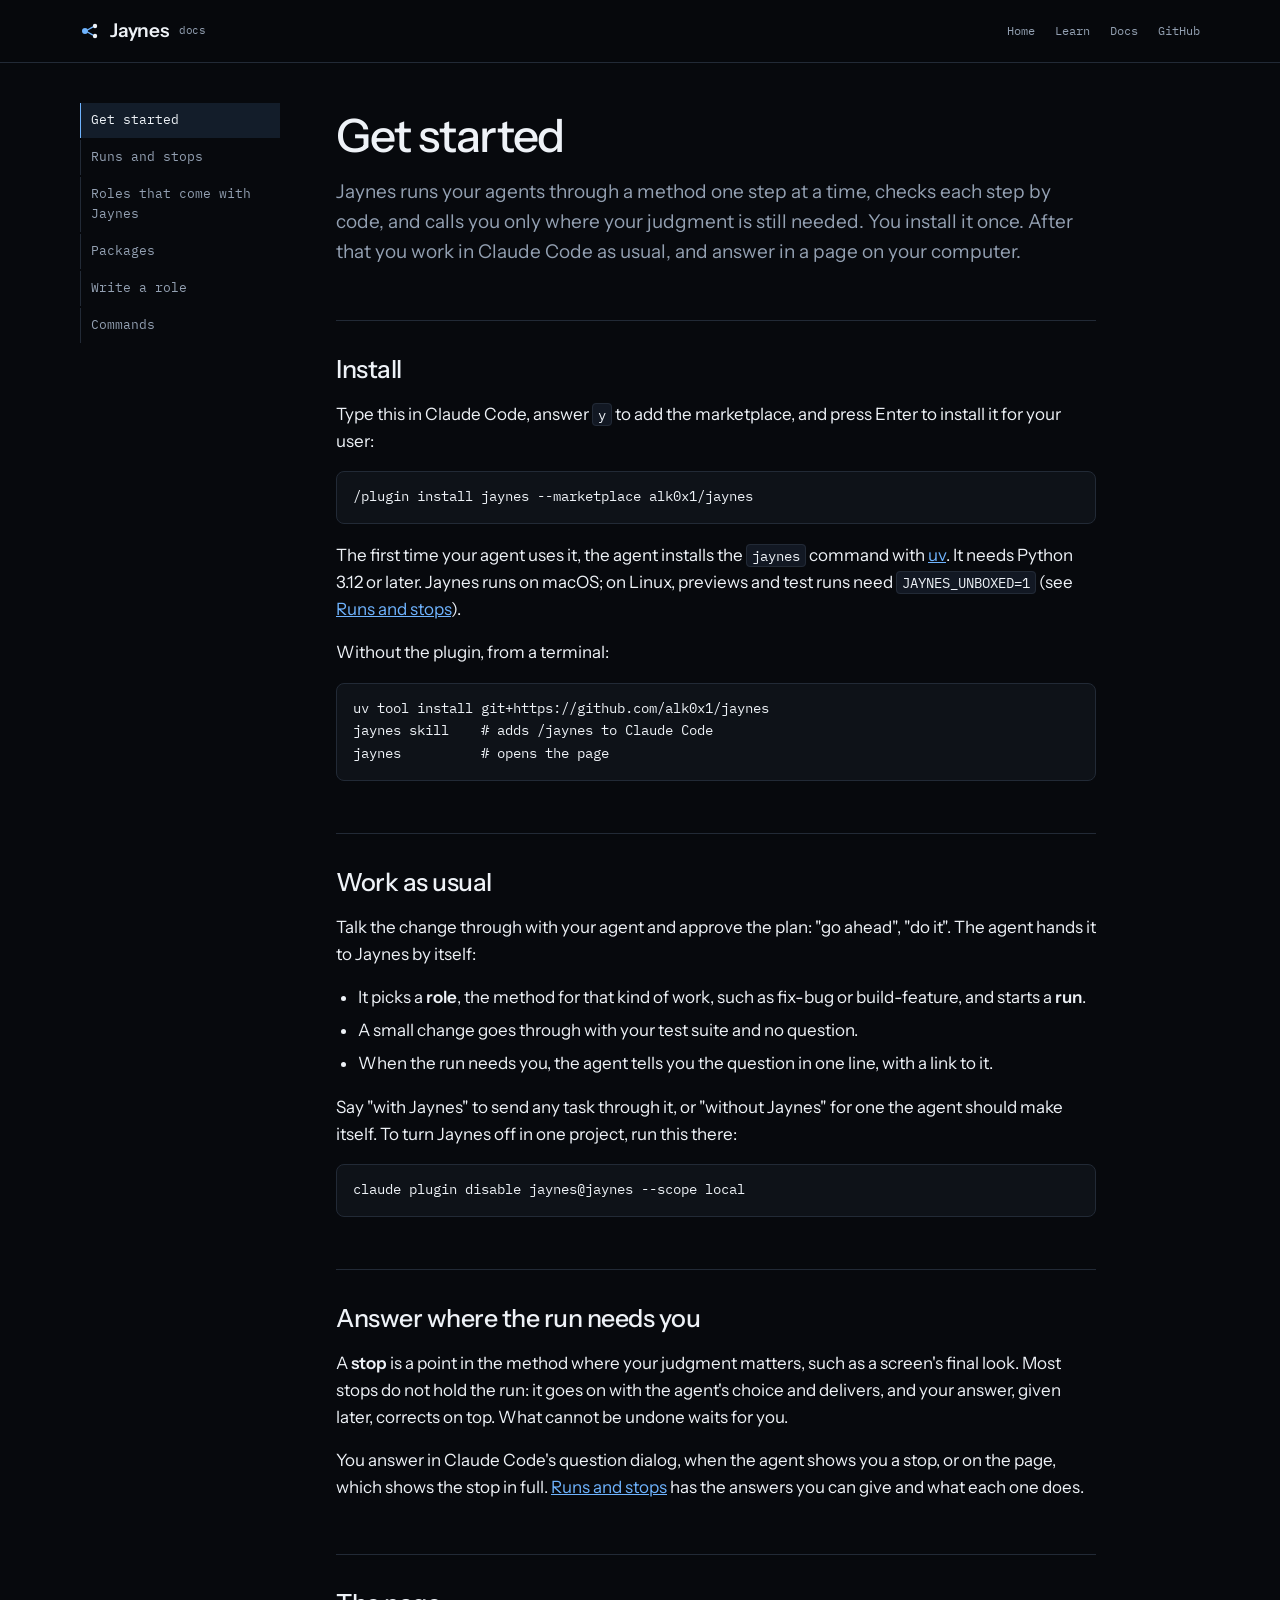
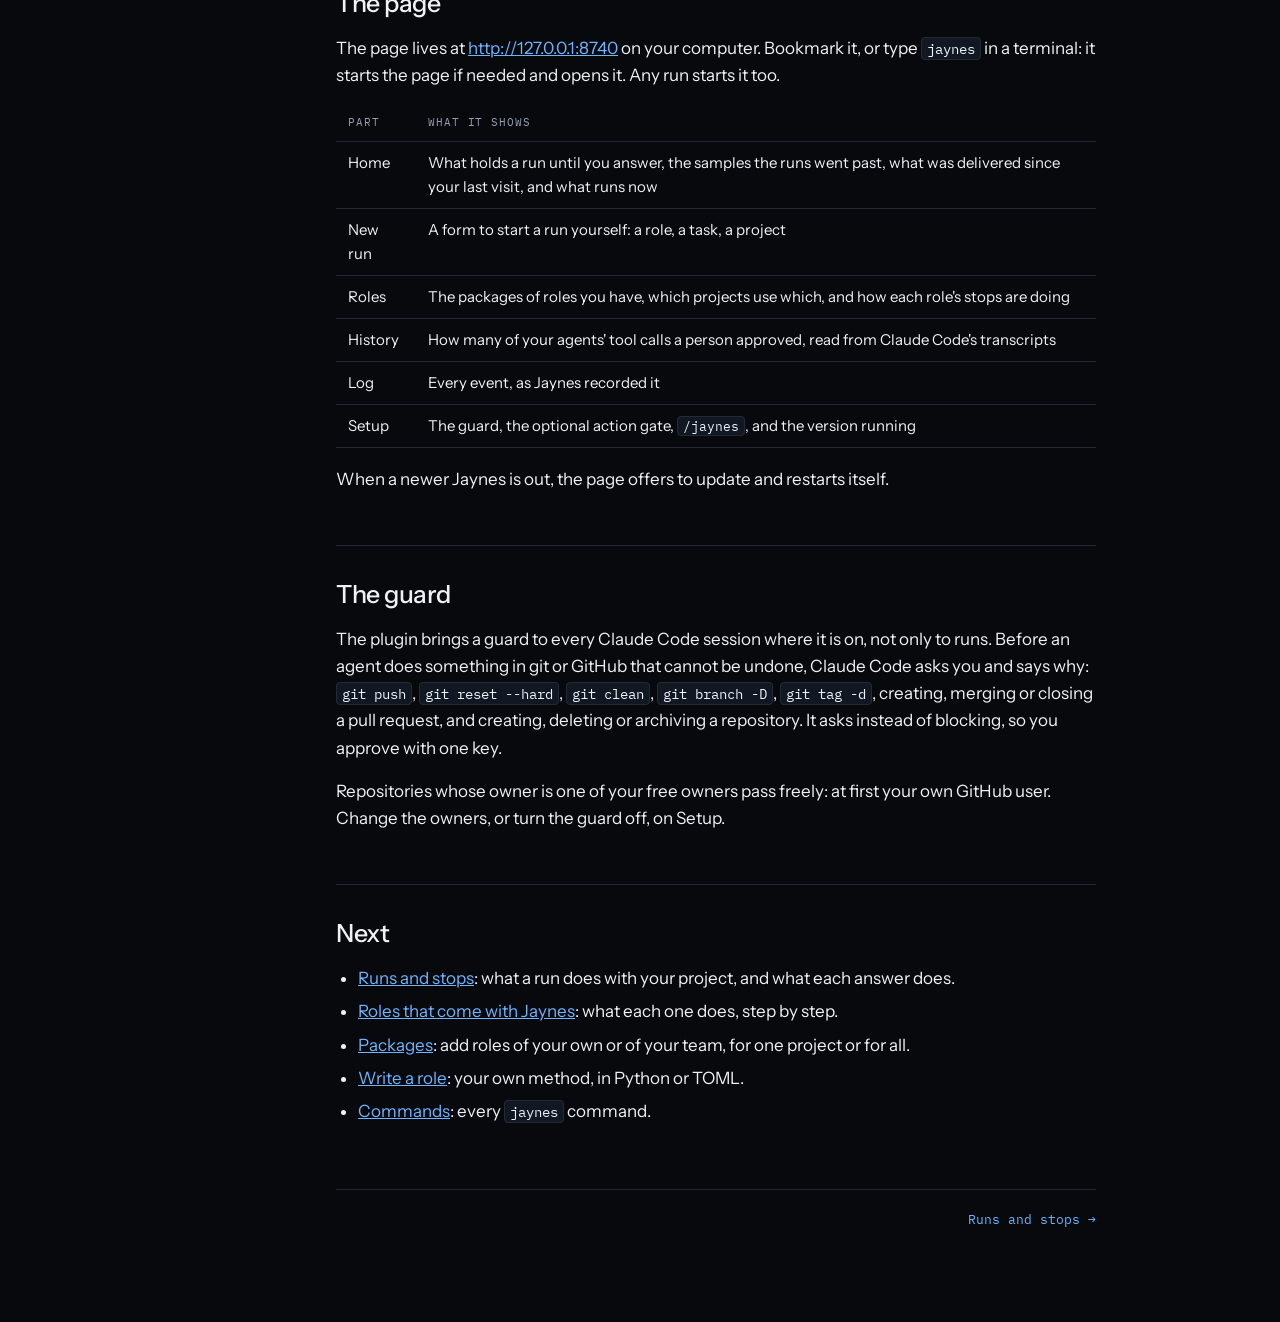
<file: site/docs/index.html>
<!doctype html>
<html lang="en">
<head>
<meta charset="utf-8">
<meta name="viewport" content="width=device-width, initial-scale=1, viewport-fit=cover">
<title>Get started · Jaynes docs</title>
<link rel="icon" href="data:image/svg+xml,%3Csvg xmlns=%22http://www.w3.org/2000/svg%22 viewBox=%220 0 32 32%22%3E%3Crect width=%2232%22 height=%2232%22 rx=%227%22 fill=%22%2307090d%22/%3E%3Cpath d=%22M11.5 14.6 20 9.6M11.5 17.4 20 22.4%22 stroke=%22%236fb4ff%22 stroke-width=%222%22/%3E%3Ccircle cx=%229%22 cy=%2216%22 r=%224.2%22 fill=%22%236fb4ff%22/%3E%3Ccircle cx=%2222.5%22 cy=%228.5%22 r=%223.2%22 fill=%22%23eef2f7%22/%3E%3Ccircle cx=%2222.5%22 cy=%2223.5%22 r=%223.2%22 fill=%22%23eef2f7%22/%3E%3C/svg%3E">
<meta name="description" content="Jaynes runs your agents through a method one step at a time, checks each step by code, and calls you only where your judgment is still needed. You install it once. After that you work in Claude Code as usual, and answer in a page on your computer.">
<link rel="preconnect" href="https://fonts.googleapis.com">
<link rel="preconnect" href="https://fonts.gstatic.com" crossorigin>
<link rel="stylesheet" href="https://fonts.googleapis.com/css2?family=Instrument+Sans:wght@400;500;600&family=IBM+Plex+Mono:wght@400;500&display=swap">
<link rel="stylesheet" href="docs.css">
</head>
<body>
<header class="bar"><div class="wrap">
<a class="logo" href="../index.html"><svg viewBox="0 0 20 20" aria-hidden="true"><circle cx="5" cy="10" r="3" fill="#6fb4ff"/><circle cx="15" cy="5" r="2.2" fill="#eef2f7"/><circle cx="15" cy="15" r="2.2" fill="#eef2f7"/><path d="M7.5 9 13 5.8M7.5 11 13 14.2" stroke="#6fb4ff" stroke-width="1.4"/></svg>Jaynes <span>docs</span></a>
<nav aria-label="Site"><a href="../index.html">Home</a><a href="../learn.html">Learn</a><a href="index.html">Docs</a><a href="https://github.com/alk0x1/jaynes">GitHub</a></nav>
</div></header>
<div class="wrap docs">
<aside><nav aria-label="Docs"><a href="index.html" aria-current="page">Get started</a><a href="runs.html">Runs and stops</a><a href="roles.html">Roles that come with Jaynes</a><a href="packages.html">Packages</a><a href="write-a-role.html">Write a role</a><a href="commands.html">Commands</a></nav></aside>
<main><article>
<h1>Get started</h1>
<p class="lede">Jaynes runs your agents through a method one step at a time, checks each step by code, and calls you only where your judgment is still needed. You install it once. After that you work in Claude Code as usual, and answer in a page on your computer.</p>
<h2 id="install">Install</h2>
<p>Type this in Claude Code, answer <code>y</code> to add the marketplace, and press Enter to install it for your user:</p>
<pre><code class="language-text">/plugin install jaynes --marketplace alk0x1/jaynes
</code></pre>
<p>The first time your agent uses it, the agent installs the <code>jaynes</code> command with <a href="https://docs.astral.sh/uv/">uv</a>. It needs Python 3.12 or later. Jaynes runs on macOS; on Linux, previews and test runs need <code>JAYNES_UNBOXED=1</code> (see <a href="runs.html#the-box">Runs and stops</a>).</p>
<p>Without the plugin, from a terminal:</p>
<pre><code class="language-sh">uv tool install git+https://github.com/alk0x1/jaynes
jaynes skill    # adds /jaynes to Claude Code
jaynes          # opens the page
</code></pre>
<h2 id="work-as-usual">Work as usual</h2>
<p>Talk the change through with your agent and approve the plan: &quot;go ahead&quot;, &quot;do it&quot;. The agent hands it to Jaynes by itself:</p>
<ul>
<li>It picks a <strong>role</strong>, the method for that kind of work, such as fix-bug or build-feature, and starts a <strong>run</strong>.</li>
<li>A small change goes through with your test suite and no question.</li>
<li>When the run needs you, the agent tells you the question in one line, with a link to it.</li>
</ul>
<p>Say &quot;with Jaynes&quot; to send any task through it, or &quot;without Jaynes&quot; for one the agent should make itself. To turn Jaynes off in one project, run this there:</p>
<pre><code class="language-sh">claude plugin disable jaynes@jaynes --scope local
</code></pre>
<h2 id="answer-where-the-run-needs-you">Answer where the run needs you</h2>
<p>A <strong>stop</strong> is a point in the method where your judgment matters, such as a screen's final look. Most stops do not hold the run: it goes on with the agent's choice and delivers, and your answer, given later, corrects on top. What cannot be undone waits for you.</p>
<p>You answer in Claude Code's question dialog, when the agent shows you a stop, or on the page, which shows the stop in full. <a href="runs.html">Runs and stops</a> has the answers you can give and what each one does.</p>
<h2 id="the-page">The page</h2>
<p>The page lives at <a href="http://127.0.0.1:8740">http://127.0.0.1:8740</a> on your computer. Bookmark it, or type <code>jaynes</code> in a terminal: it starts the page if needed and opens it. Any run starts it too.</p>
<table>
<thead>
<tr>
<th>Part</th>
<th>What it shows</th>
</tr>
</thead>
<tbody>
<tr>
<td>Home</td>
<td>What holds a run until you answer, the samples the runs went past, what was delivered since your last visit, and what runs now</td>
</tr>
<tr>
<td>New run</td>
<td>A form to start a run yourself: a role, a task, a project</td>
</tr>
<tr>
<td>Roles</td>
<td>The packages of roles you have, which projects use which, and how each role's stops are doing</td>
</tr>
<tr>
<td>History</td>
<td>How many of your agents' tool calls a person approved, read from Claude Code's transcripts</td>
</tr>
<tr>
<td>Log</td>
<td>Every event, as Jaynes recorded it</td>
</tr>
<tr>
<td>Setup</td>
<td>The guard, the optional action gate, <code>/jaynes</code>, and the version running</td>
</tr>
</tbody>
</table>
<p>When a newer Jaynes is out, the page offers to update and restarts itself.</p>
<h2 id="the-guard">The guard</h2>
<p>The plugin brings a guard to every Claude Code session where it is on, not only to runs. Before an agent does something in git or GitHub that cannot be undone, Claude Code asks you and says why: <code>git push</code>, <code>git reset --hard</code>, <code>git clean</code>, <code>git branch -D</code>, <code>git tag -d</code>, creating, merging or closing a pull request, and creating, deleting or archiving a repository. It asks instead of blocking, so you approve with one key.</p>
<p>Repositories whose owner is one of your free owners pass freely: at first your own GitHub user. Change the owners, or turn the guard off, on Setup.</p>
<h2 id="next">Next</h2>
<ul>
<li><a href="runs.html">Runs and stops</a>: what a run does with your project, and what each answer does.</li>
<li><a href="roles.html">Roles that come with Jaynes</a>: what each one does, step by step.</li>
<li><a href="packages.html">Packages</a>: add roles of your own or of your team, for one project or for all.</li>
<li><a href="write-a-role.html">Write a role</a>: your own method, in Python or TOML.</li>
<li><a href="commands.html">Commands</a>: every <code>jaynes</code> command.</li>
</ul>

</article>
<footer class="pager"><span></span><a href="runs.html">Runs and stops &rarr;</a></footer>
</main>
</div>
</body>
</html>
</file>
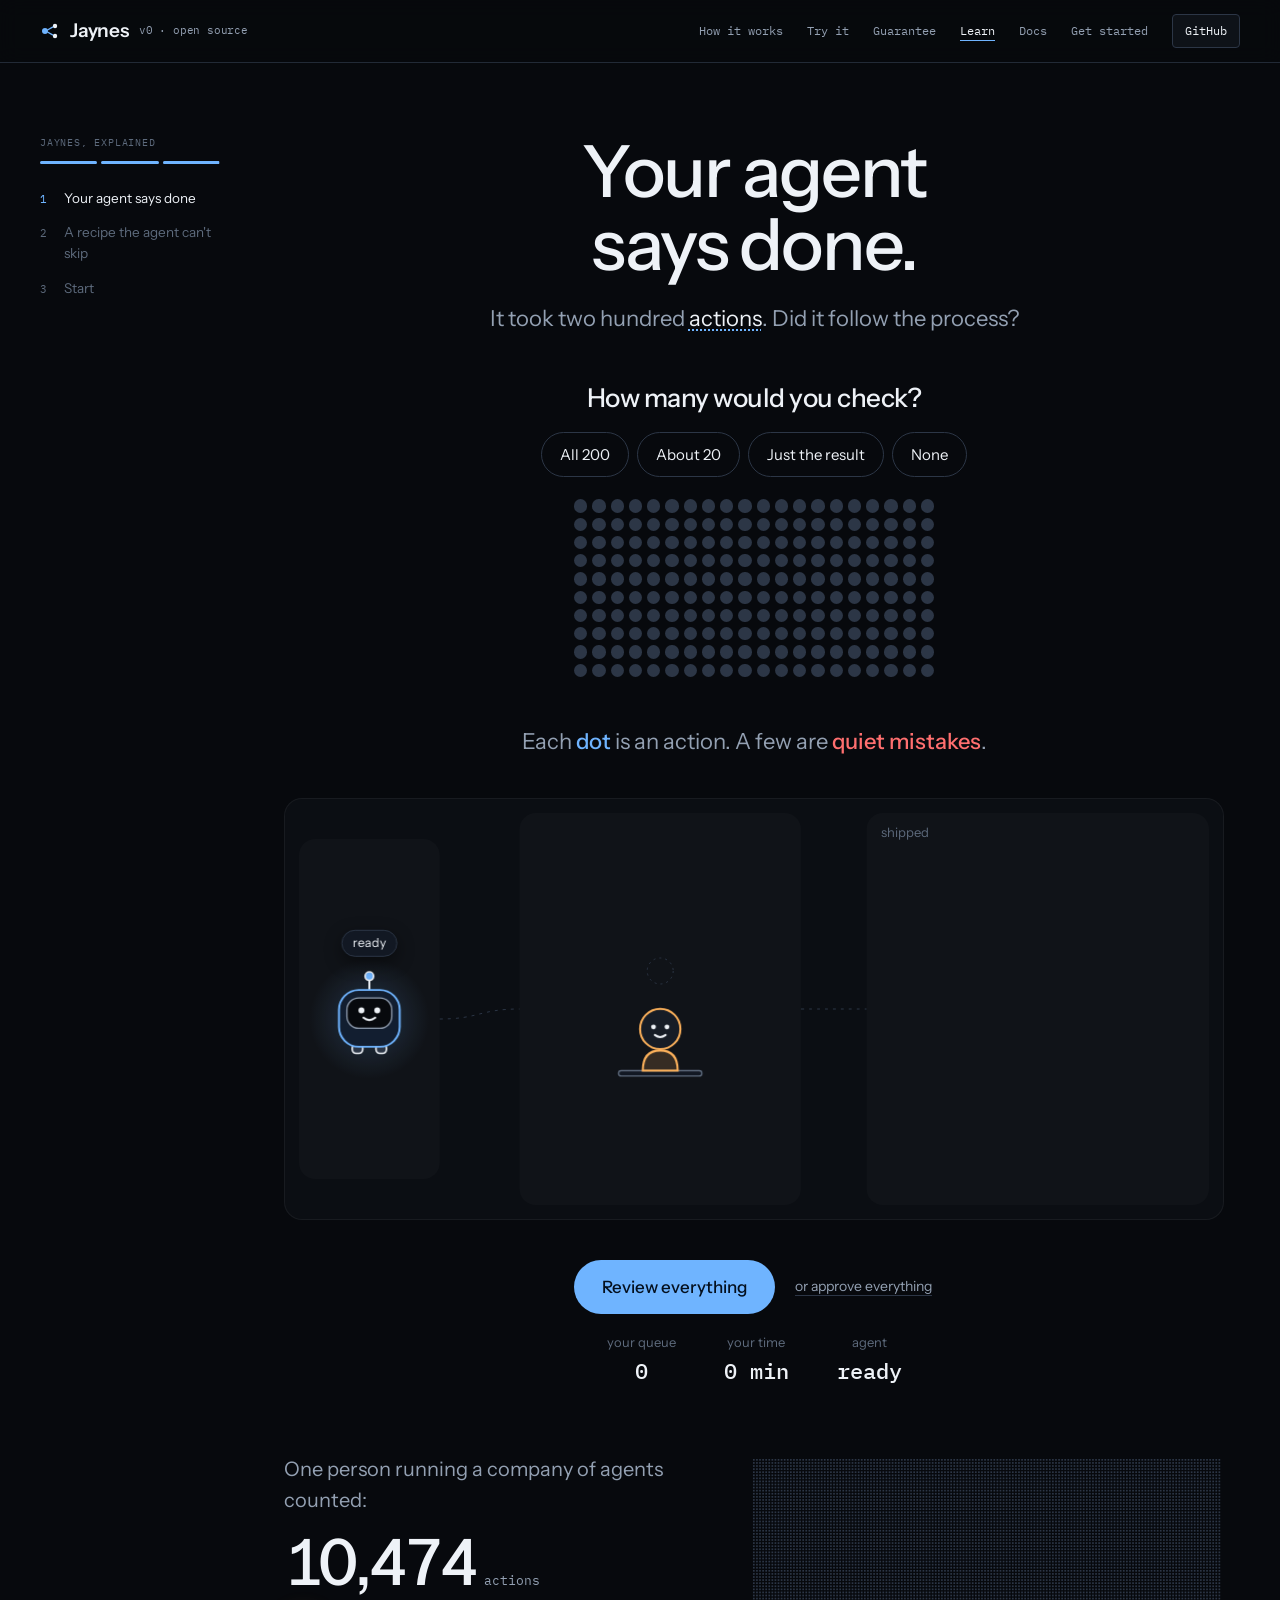
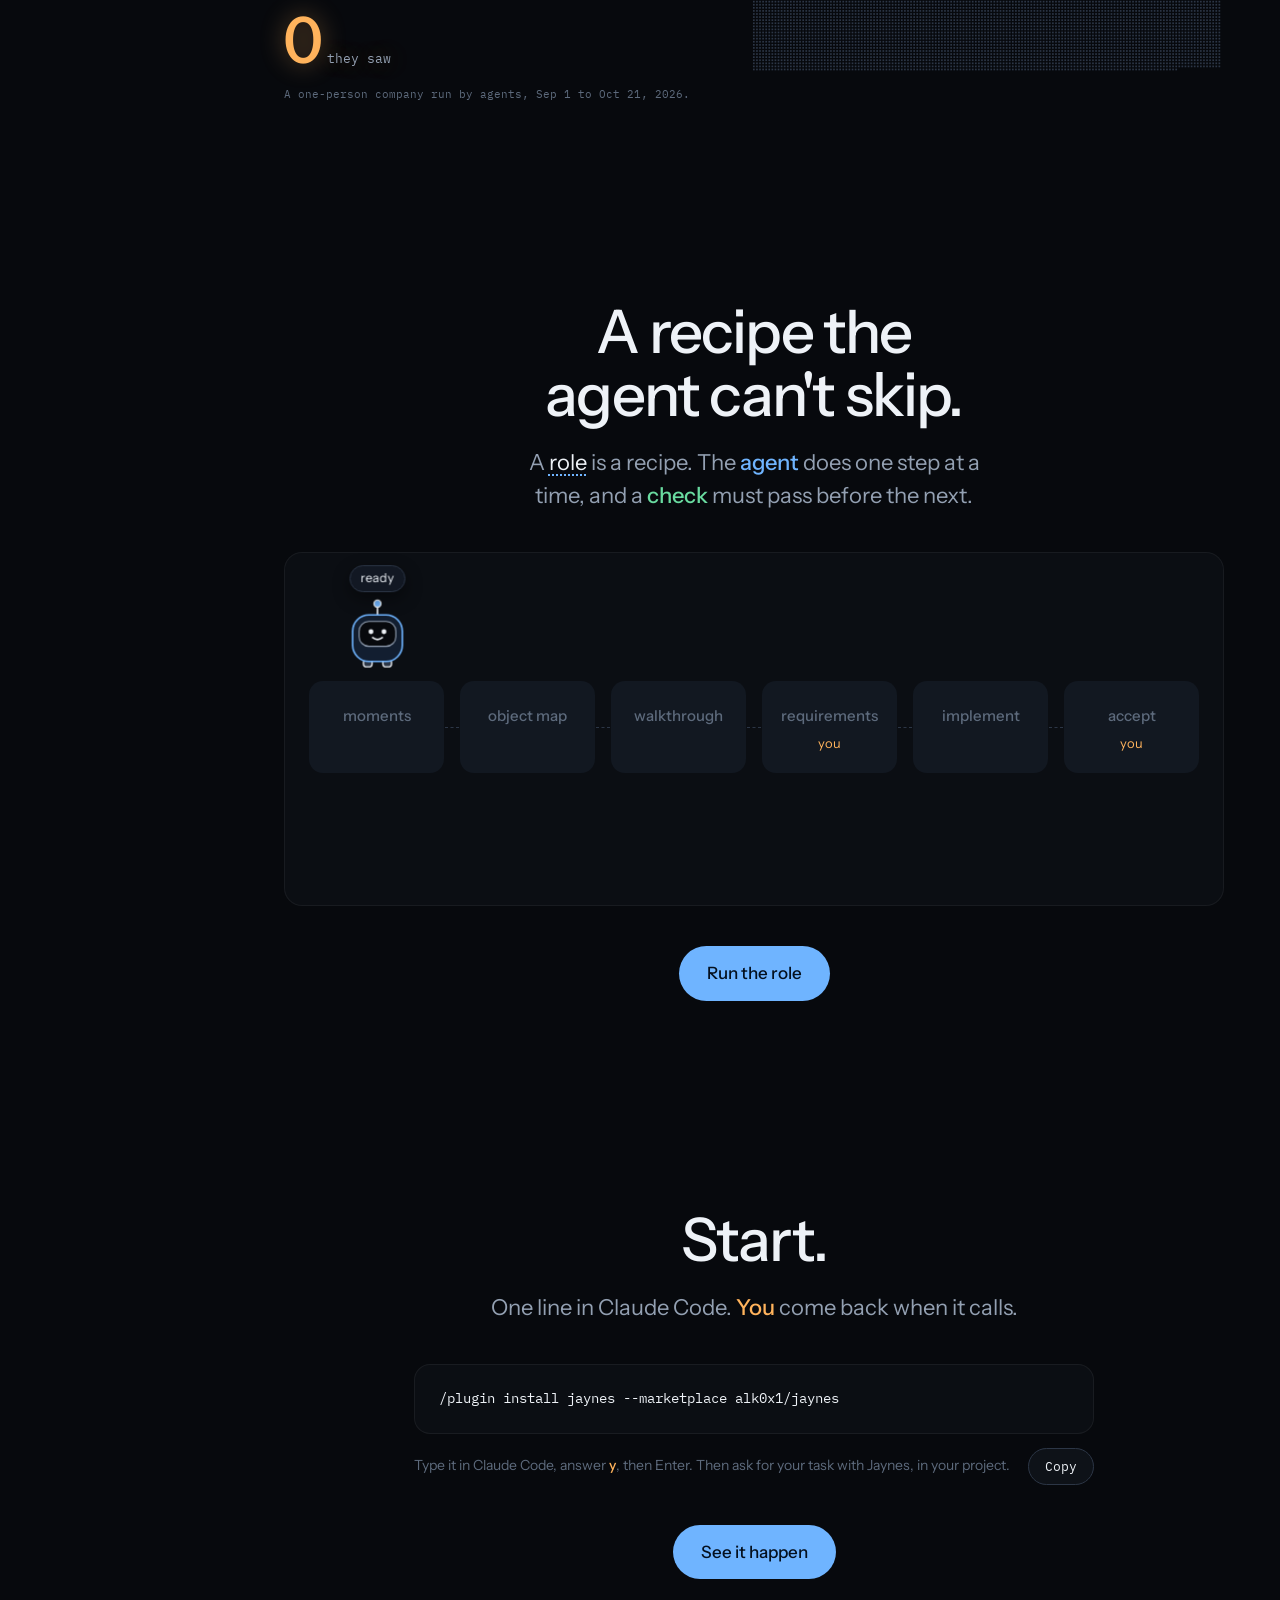
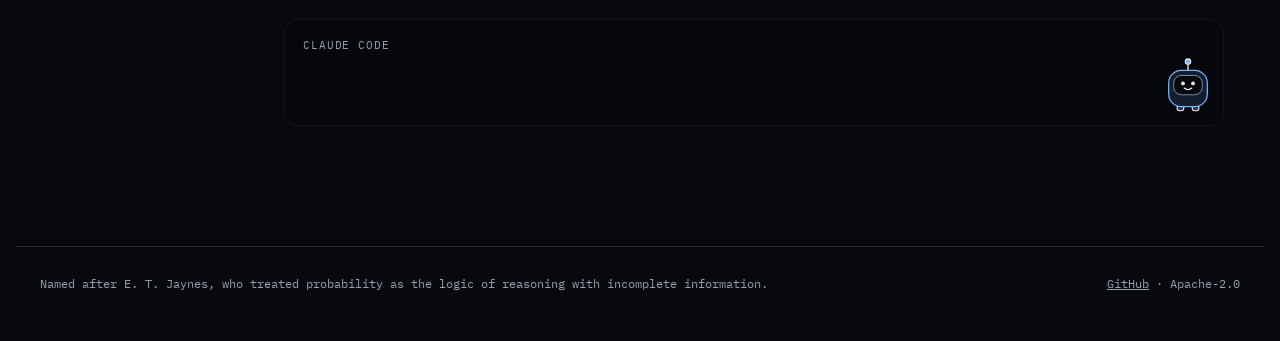
<file: site/learn.html>
<!doctype html>
<html lang="en">
<head>
<meta charset="utf-8">
<meta name="viewport" content="width=device-width, initial-scale=1, viewport-fit=cover">
<title>Jaynes · Learn</title>
<link rel="icon" href="data:image/svg+xml,%3Csvg xmlns=%22http://www.w3.org/2000/svg%22 viewBox=%220 0 32 32%22%3E%3Crect width=%2232%22 height=%2232%22 rx=%227%22 fill=%22%2307090d%22/%3E%3Cpath d=%22M11.5 14.6 20 9.6M11.5 17.4 20 22.4%22 stroke=%22%236fb4ff%22 stroke-width=%222%22/%3E%3Ccircle cx=%229%22 cy=%2216%22 r=%224.2%22 fill=%22%236fb4ff%22/%3E%3Ccircle cx=%2222.5%22 cy=%228.5%22 r=%223.2%22 fill=%22%23eef2f7%22/%3E%3Ccircle cx=%2222.5%22 cy=%2223.5%22 r=%223.2%22 fill=%22%23eef2f7%22/%3E%3C/svg%3E">
<meta name="description" content="Jaynes, explained: how it keeps your agents on the method and calls you only where your judgment is still needed.">
<link rel="preconnect" href="https://fonts.googleapis.com">
<link rel="preconnect" href="https://fonts.gstatic.com" crossorigin>
<link rel="stylesheet" href="https://fonts.googleapis.com/css2?family=Instrument+Sans:wght@400;500;600&family=IBM+Plex+Mono:wght@400;500&display=swap">
<style>
/* Learn: the landing's graphite panel, one free scroll with a sticky chapter index. Each chapter has one thing
   to play with; finishing it ticks the chapter in the index. */
:root {
  --bg: #07090d; --panel: #0e1218; --panel-2: #121823; --line: #222a36; --line-2: #2c3646;
  --ink: #eef2f7; --dim: #93a0b2; --faint: #5d6a7c;
  --blue: #6fb4ff; --blue-soft: rgba(111, 180, 255, .12);
  --amber: #ffb35c; --amber-soft: rgba(255, 179, 92, .13);
  --green: #69dba0; --green-soft: rgba(105, 219, 160, .13);
  --red: #ff6f6f; --red-soft: rgba(255, 111, 111, .12);
  --display: "Instrument Sans", "Helvetica Neue", Arial, sans-serif;
  --mono: "IBM Plex Mono", ui-monospace, SFMono-Regular, Menlo, monospace;
  color-scheme: dark;
}
* { box-sizing: border-box; }
html { scroll-behavior: smooth; }
html, body { margin: 0; background: var(--bg); color: var(--ink); font-family: var(--display); font-size: 17px; line-height: 1.55; }
body { padding-inline: max(16px, env(safe-area-inset-left, 0px)) max(16px, env(safe-area-inset-right, 0px)); overflow-x: hidden; }
main, header, footer { position: relative; z-index: 1; }
.wrap { max-width: 1200px; margin: 0 auto; }
h1, h2, h3 { font-weight: 500; letter-spacing: -0.03em; margin: 0; text-wrap: balance; }
p { margin: 0; }
a { color: var(--blue); }
code { font-family: var(--mono); font-size: .85em; }
:focus-visible { outline: 2px solid var(--blue); outline-offset: 2px; }
.label { font-family: var(--mono); font-size: 11px; color: var(--dim); text-transform: uppercase; letter-spacing: .08em; }
.btn { font-family: var(--mono); font-size: 13px; padding: 12px 16px; border-radius: 4px; border: 1px solid var(--line-2); color: var(--ink); background: var(--panel); cursor: pointer; text-decoration: none; display: inline-block; }
.btn:hover { border-color: var(--dim); }
.chip { font-family: var(--mono); font-size: 11px; padding: 3px 8px; border-radius: 4px; white-space: nowrap; }
.chip.amber { background: var(--amber-soft); color: var(--amber); }
.chip.plain { background: var(--panel-2); color: var(--dim); }
.card { border: 1px solid rgba(255, 255, 255, .055); border-radius: 18px; background: #0b0e13; }
.w { font-weight: 500; }
.w.blue { color: var(--blue); } .w.amber { color: var(--amber); } .w.red { color: var(--red); } .w.green { color: var(--green); }

/* nav */
header.bar { position: sticky; top: 0; z-index: 20; padding-top: env(safe-area-inset-top, 0px); background: rgba(7, 9, 13, .78); backdrop-filter: blur(10px); border-bottom: 1px solid var(--line); margin-inline: calc(-1 * max(16px, env(safe-area-inset-left, 0px))); padding-inline: max(16px, env(safe-area-inset-left, 0px)); }
header.bar .wrap { display: flex; align-items: center; gap: 24px; height: 62px; }
.logo { font-weight: 600; font-size: 19px; letter-spacing: -0.01em; color: var(--ink); text-decoration: none; display: flex; align-items: center; gap: 10px; }
.logo svg { width: 20px; height: 20px; }
.logo span { font-family: var(--mono); font-weight: 400; font-size: 11px; color: var(--dim); }
header nav { margin-left: auto; display: flex; gap: 24px; font-family: var(--mono); font-size: 12px; }
header nav a { color: var(--dim); text-decoration: none; }
header nav a:hover { color: var(--ink); }
header nav a[aria-current] { color: var(--ink); box-shadow: 0 1px 0 var(--blue); }
header .gh { font-family: var(--mono); font-size: 12px; padding: 7px 12px; }

/* layout: chapter index + article */
.learn { display: grid; grid-template-columns: 180px minmax(0, 1fr); gap: 48px; padding: 72px 0 120px; }
.toc { position: sticky; top: 94px; align-self: start; }
.toc-head { all: unset; display: grid; gap: 10px; width: 100%; cursor: default; }
.toc-head .label { color: var(--faint); font-size: 10px; }
.toc-head .now { display: none; }
.segs { display: grid; grid-template-columns: repeat(3, 1fr); gap: 4px; }
.segs i { height: 3px; border-radius: 2px; background: var(--line-2); overflow: hidden; }
.segs b { display: block; height: 100%; width: 0; background: var(--blue); box-shadow: 0 0 8px rgba(111, 180, 255, .6); transition: width .3s ease, background .4s; }
.segs i.done b { background: var(--green); box-shadow: 0 0 8px rgba(105, 219, 160, .6); }
.toc ol { list-style: none; margin: 18px 0 0; padding: 0; display: grid; gap: 2px; }
.toc a { display: grid; grid-template-columns: 18px minmax(0, 1fr) auto; gap: 6px; align-items: baseline; padding: 6px 0; font-size: 13.5px; color: var(--faint); text-decoration: none; transition: color .2s; }
.toc a:hover { color: var(--dim); }
.toc a .n { font-family: var(--mono); font-size: 11px; }
.toc a .st { font-family: var(--mono); font-size: 10px; color: var(--faint); }
.toc a.cur { color: var(--ink); }
.toc a.cur .n { color: var(--blue); }
.toc a.done .st { color: var(--green); }

article { min-width: 0; width: 100%; max-width: 940px; margin-inline: auto; display: grid; gap: 40px; }
.chapter { display: grid; gap: 40px; scroll-margin-top: 84px; }
.chapter + .chapter { padding-top: 150px; }
.col { width: 100%; max-width: 680px; margin-inline: auto; display: grid; gap: 20px; text-align: center; justify-items: center; }
article h1 { font-size: clamp(42px, 6vw, 72px); line-height: 1.02; }
article h2.ch { font-size: clamp(36px, 5vw, 60px); line-height: 1.04; }
.intro, .lead { font-size: 22px; color: var(--dim); line-height: 1.5; text-wrap: balance; }
.intro b { color: var(--ink); font-weight: 500; }
.chapter > .lead { text-align: center; }
.note-s { font-size: 13px; color: var(--faint); text-align: center; }

/* one obvious action: a primary button, at most one quiet alternative */
.controls { display: grid; gap: 18px; justify-items: center; text-align: center; }
.act { display: flex; gap: 18px; align-items: center; justify-content: center; flex-wrap: wrap; }
.primary { font: inherit; font-size: 17px; font-weight: 500; padding: 14px 28px; border-radius: 999px; border: 0; background: var(--blue); color: #04101f; cursor: pointer; box-shadow: 0 0 0 0 rgba(111, 180, 255, .5); transition: transform .12s, box-shadow .3s, opacity .2s, background .2s; }
.primary:hover { box-shadow: 0 0 28px rgba(111, 180, 255, .35); }
.primary:active { transform: scale(.97); }
.primary:disabled { opacity: .35; cursor: default; box-shadow: none; }
.primary.amber { background: var(--amber); color: #1f1204; }
.primary.hint { animation: hint 1.8s ease-out infinite; }
@keyframes hint { from { box-shadow: 0 0 0 0 rgba(111, 180, 255, .55); } to { box-shadow: 0 0 0 16px rgba(111, 180, 255, 0); } }
.alt { font: inherit; font-size: 14px; color: var(--dim); background: none; border: 0; padding: 4px 2px; cursor: pointer; text-decoration: underline; text-decoration-color: var(--line-2); text-underline-offset: 4px; }
.alt:hover { color: var(--ink); text-decoration-color: var(--dim); }
.alt[hidden], .primary[hidden] { display: none; }
.alt:disabled { opacity: .4; cursor: default; }

/* defined term */
.term { position: relative; display: inline; font: inherit; color: var(--ink); background: none; border: 0; padding: 0; cursor: help; text-decoration: underline dotted var(--blue); text-underline-offset: 4px; text-decoration-thickness: 1.5px; }
.term .tip { position: absolute; left: 50%; bottom: calc(100% + 10px); width: min(300px, 80vw); padding: 12px 14px; border: 1px solid var(--line-2); border-radius: 8px; background: var(--panel-2); color: var(--dim); font-size: 14px; line-height: 1.5; text-align: left; display: none; transform: translate(-50%, 0); z-index: 5; box-shadow: 0 10px 30px rgba(0, 0, 0, .5); }
.term .tip b { color: var(--ink); font-weight: 500; display: block; font-family: var(--mono); font-size: 11px; text-transform: uppercase; letter-spacing: .08em; margin-bottom: 4px; }
.term:hover .tip, .term:focus .tip, .term.open .tip { display: block; }
.nw { white-space: nowrap; } .nw .tip { white-space: normal; }

/* quiz */
.quiz { display: grid; gap: 22px; justify-items: center; text-align: center; padding: 8px 0; }
.quiz .q { display: grid; gap: 18px; justify-items: center; }
.quiz h3 { font-size: 26px; line-height: 1.2; letter-spacing: -0.02em; }
.opts { display: flex; flex-wrap: wrap; gap: 8px; justify-content: center; }
.opt { font: inherit; font-size: 15px; padding: 10px 18px; border-radius: 999px; border: 1px solid var(--line-2); background: transparent; color: var(--ink); cursor: pointer; transition: border-color .15s, opacity .25s, background .2s; }
.opt:hover { border-color: var(--amber); }
.opt.pick { border-color: var(--amber); background: var(--amber-soft); color: var(--amber); animation: pop .35s ease; }
.opts.chosen .opt:not(.pick) { opacity: .5; }
@keyframes pop { 40% { transform: scale(1.06); } }
.fb { font-size: 16px; color: var(--amber); animation: drop .3s ease; }
.fb[hidden] { display: none; }
@keyframes drop { from { opacity: 0; transform: translateY(-4px); } }
.dots200 { display: grid; grid-template-columns: repeat(20, minmax(0, 1fr)); gap: 5px; width: 100%; max-width: 360px; justify-self: center; }
.dots200 span { aspect-ratio: 1; border-radius: 50%; background: var(--line-2); transition: background .25s, transform .25s, box-shadow .25s; }
.dots200 span.lit { background: var(--amber); transform: scale(1.2); box-shadow: 0 0 8px rgba(255, 179, 92, .6); }
.dots200.off span { background: var(--line); }

/* figure */
.fig { padding: 0; overflow: hidden; position: relative; margin: 0; }
.fig canvas { display: block; width: 100%; height: 420px; }
.speed { position: absolute; left: 14px; bottom: 12px; }
.char { position: absolute; left: 0; top: 0; pointer-events: none; will-change: transform; }
.char svg { display: block; width: 100%; height: auto; overflow: visible; }
.char.agent { width: 66px; } .char.you { width: 86px; }
.char .face { display: none; } .char .face.on { display: inline; }
.char .k { stroke: var(--ink); stroke-width: 3; stroke-linecap: round; stroke-linejoin: round; fill: none; }
.char .f { fill: var(--ink); }
.char .eye { fill: var(--bg); stroke: var(--ink); stroke-width: 2.5; }
.char .tip-c { transition: fill .3s; }
.bub { position: absolute; left: 0; top: 0; pointer-events: none; white-space: nowrap; font-size: 12.5px; line-height: 1; padding: 6px 10px; border-radius: 999px; border: 1px solid var(--line-2); background: var(--panel-2); color: var(--ink); box-shadow: 0 6px 18px rgba(0, 0, 0, .45); transition: border-color .3s, color .3s, opacity .2s; will-change: transform; }
.bub:empty { opacity: 0; }
.bub.green { border-color: rgba(105, 219, 160, .55); color: var(--green); }
.bub.amber { border-color: rgba(255, 179, 92, .55); color: var(--amber); }
.bub.red { border-color: rgba(255, 111, 111, .6); color: var(--red); }
.readouts { display: flex; gap: 48px; justify-content: center; flex-wrap: wrap; }
.ro { display: grid; gap: 2px; justify-items: center; min-width: 0; }
.ro span { font-size: 13px; color: var(--faint); white-space: nowrap; }
.ro b { font-family: var(--mono); font-size: 22px; font-weight: 500; font-variant-numeric: tabular-nums; white-space: nowrap; }
.ro b.amber { color: var(--amber); } .ro b.green { color: var(--green); } .ro b.red { color: var(--red); } .ro b.blue { color: var(--blue); }
.result { min-height: 34px; font-size: 18px; color: var(--dim); display: grid; gap: 6px; align-content: center; justify-items: center; text-align: center; text-wrap: balance; }
.result:empty { min-height: 0; }
.result b { color: var(--ink); font-weight: 500; }
.result .big { font-size: 26px; color: var(--ink); letter-spacing: -0.015em; }
.result .big.red { color: var(--red); }
.result .big.amber { color: var(--amber); }
.result .mono { font-family: var(--mono); font-size: 12px; }

/* compare + third option */
.third { display: none; gap: 32px; padding: 40px 32px; justify-items: center; text-align: center; border-radius: 18px; background: radial-gradient(120% 90% at 50% 0%, rgba(111, 180, 255, .08), transparent 70%); }
.third.on { display: grid; animation: drop .5s ease; }
.done-head { display: flex; align-items: center; gap: 14px; }
.done-head h3 { font-size: 30px; }
.check { width: 44px; height: 44px; flex: none; }
.check circle { fill: var(--green-soft); stroke: var(--green); stroke-width: 2; }
.check path { fill: none; stroke: var(--green); stroke-width: 4; stroke-linecap: round; stroke-linejoin: round; stroke-dasharray: 40; stroke-dashoffset: 40; }
.third.on .check circle { animation: pop .5s ease; transform-origin: center; }
.third.on .check path { animation: draw .5s .25s ease forwards; }
@keyframes draw { to { stroke-dashoffset: 0; } }
.cmp { display: grid; grid-template-columns: 1fr 1fr; gap: 48px; width: 100%; text-align: left; }
.cmp > div { display: grid; gap: 12px; align-content: start; }
.cmp h4 { margin: 0 0 2px; font-size: 15px; font-weight: 500; color: var(--dim); }
.hb { display: grid; grid-template-columns: 4.6em minmax(0, 1fr) 5.4em; gap: 10px; align-items: center; font-family: var(--mono); font-size: 11px; color: var(--dim); }
.hb i { display: block; height: 10px; border-radius: 99px; width: 0; transition: width 1.1s cubic-bezier(.2, .8, .2, 1); }
.hb i.blue { background: var(--blue); box-shadow: 0 0 10px rgba(111, 180, 255, .45); }
.hb i.amber { background: var(--amber); box-shadow: 0 0 10px rgba(255, 179, 92, .45); }
.hb em { font-style: normal; color: var(--ink); text-align: right; white-space: nowrap; }
.hb .reds { display: flex; gap: 4px; flex-wrap: wrap; }
.hb .reds span { width: 9px; height: 9px; border-radius: 50%; background: var(--red); box-shadow: 0 0 8px rgba(255, 111, 111, .6); transform: scale(0); transition: transform .3s cubic-bezier(.3, 1.6, .5, 1); }
.hb .reds span.on { transform: scale(1); }
.jaynes { display: grid; gap: 22px; justify-items: center; max-width: 620px; }
.jaynes p { font-size: 22px; color: var(--ink); line-height: 1.4; text-wrap: balance; }
.jaynes p b { color: var(--blue); font-weight: 500; }
a.primary { text-decoration: none; display: inline-block; }

/* measured */
.measured { display: grid; grid-template-columns: minmax(0, 1fr) minmax(0, 1.1fr); gap: 40px; align-items: center; padding: 8px 0; }
.measured .nums { display: grid; gap: 14px; }
.measured .n { font-size: clamp(44px, 5vw, 64px); font-weight: 500; letter-spacing: -0.04em; line-height: 1; font-variant-numeric: tabular-nums; }
.measured .n small { font-family: var(--mono); font-size: 13px; color: var(--dim); letter-spacing: 0; font-weight: 400; margin-left: 8px; }
.measured .n.seen { color: var(--amber); text-shadow: 0 0 24px rgba(255, 179, 92, .45); }
.measured p { color: var(--dim); font-size: 20px; }
.measured p.source { font-size: 11px; color: var(--faint); }
.field { display: block; width: 100%; height: 240px; }
.source { font-family: var(--mono); font-size: 11px; color: var(--faint); }

/* media slot */
.media { overflow: hidden; }
.media-frame { position: relative; aspect-ratio: 16 / 9; background: #0d1118; overflow: hidden; }
.media-frame video, .media-frame img { position: absolute; inset: 0; width: 100%; height: 100%; object-fit: cover; }
.media-empty { position: absolute; inset: 0; display: grid; place-items: center; background: radial-gradient(60% 60% at 50% 50%, rgba(111, 180, 255, .06), transparent 70%); }
.media-empty::after { content: ""; position: absolute; left: 0; right: 0; height: 40%; top: -40%; background: linear-gradient(180deg, transparent, rgba(111, 180, 255, .07), transparent); animation: scan 4.5s linear infinite; }
@keyframes scan { to { top: 100%; } }
.media-empty .play { position: relative; z-index: 1; width: 64px; height: 64px; border-radius: 50%; border: 1px solid rgba(111, 180, 255, .5); display: grid; place-items: center; background: rgba(7, 9, 13, .8); box-shadow: 0 0 30px rgba(111, 180, 255, .18); }
.media-empty .play svg { width: 20px; height: 20px; margin-left: 3px; }
.media-cap { display: flex; gap: 10px; flex-wrap: wrap; padding: 14px 18px; font-size: 14px; color: var(--faint); align-items: baseline; }
.media-cap b { color: var(--ink); font-weight: 500; }

.chip.blue { background: var(--blue-soft); color: var(--blue); }
.chip.red { background: var(--red-soft); color: var(--red); }
.chip.green { background: var(--green-soft); color: var(--green); }
.mini { font-family: var(--mono); font-size: 12px; padding: 9px 13px; border-radius: 4px; border: 1px solid var(--line-2); background: transparent; color: var(--ink); cursor: pointer; transition: border-color .15s, transform .1s; }
.mini:hover { border-color: var(--dim); }
.mini:active { transform: scale(.96); }
.mini.go { background: var(--blue); border-color: var(--blue); color: #04101f; font-weight: 500; }
.mini:disabled { opacity: .45; cursor: default; }

/* chapter end */
.fin { display: none; justify-items: center; text-align: center; gap: 18px; padding: 8px 0; }
.fin.on { display: grid; animation: drop .4s ease; }
.fin h3 { font-size: 26px; line-height: 1.3; max-width: 620px; text-wrap: balance; }
.fin.on .check circle { animation: pop .5s ease; transform-origin: center; }
.fin.on .check path { animation: draw .5s .25s ease forwards; }

/* chapter 2: the role as a lane of steps */
.fig2 { position: relative; padding: 128px 24px 132px; overflow: hidden; margin: 0; }
.lane { display: grid; grid-template-columns: repeat(6, minmax(0, 1fr)); gap: 16px; }
.sn { position: relative; display: grid; gap: 10px; justify-items: center; align-content: center; text-align: center; padding: 14px 8px; min-height: 92px; border-radius: 14px; background: #121821; transition: background .3s, box-shadow .3s; min-width: 0; }
.sn + .sn::before { content: ""; position: absolute; left: -15px; top: 50%; width: 14px; border-top: 1px dashed var(--line-2); }
.sn.done + .sn::before { border-top: 1px solid var(--blue); }
.sn b { font-size: 15px; font-weight: 500; color: var(--faint); transition: color .3s; }
.sn .mk { font-size: 13px; line-height: 1; color: var(--faint); min-height: 13px; }
.sn .mk.you { color: var(--amber); }
.sn.on { background: var(--blue-soft); box-shadow: 0 0 22px rgba(111, 180, 255, .22); }
.sn.on b, .sn.done b { color: var(--ink); }
.sn.done { background: #0f1b2c; }
.sn.done .mk { color: var(--green); }
.sn.fail { background: var(--red-soft); box-shadow: 0 0 22px rgba(255, 111, 111, .3); animation: shake .4s; }
.sn.stop { background: var(--amber-soft); box-shadow: 0 0 26px rgba(255, 179, 92, .3); }
.sn.stop b { color: var(--amber); }
.sn .yes { display: none; font: inherit; font-size: 14px; font-weight: 500; padding: 7px 16px; border-radius: 999px; border: 0; background: var(--amber); color: #1f1204; cursor: pointer; animation: ring 1.6s ease-out infinite; }
.sn.stop.ask .yes { display: inline-block; }
.sn.stop.ask .mk { display: none; }
@keyframes shake { 20%, 60% { transform: translateX(-4px); } 40%, 80% { transform: translateX(4px); } }
.fig2 .char, .fig2 .bub { transition: transform .55s cubic-bezier(.3, .7, .3, 1), opacity .3s, border-color .3s, color .3s; }
.fig2 .char.agent { width: 54px; } .fig2 .char.you { width: 72px; }
.fig2 .char.hide, .fig2 .bub.hide { opacity: 0; }
.fig2 .bub { z-index: 2; }
.wall { position: absolute; left: 0; top: 0; width: 4px; height: 4px; border-radius: 2px; background: var(--red); box-shadow: 0 0 18px rgba(255, 111, 111, .8); opacity: 0; transform: scale(1, 0); transform-origin: top; transition: opacity .15s, transform .2s cubic-bezier(.3, 1.6, .5, 1); }
.wall.on { opacity: 1; transform: none; }
.btag { position: absolute; left: 0; top: 0; z-index: 3; font-family: var(--mono); font-size: 11.5px; padding: 6px 11px; border-radius: 999px; background: #2a1316; border: 1px solid rgba(255, 111, 111, .65); color: var(--red); white-space: nowrap; opacity: 0; transition: opacity .25s; pointer-events: none; }
.btag.on { opacity: 1; }

/* chapter 2, after the first run: the same recipe, 30 more times */
.runs { display: grid; gap: 26px; }
.runs[hidden] { display: none; }
#runs { scroll-margin-top: 84px; }
.rtitle { margin: 0 0 6px; text-align: center; font-size: 15px; color: var(--dim); }
.rtitle b { color: var(--ink); font-weight: 500; }
.runs-fig { margin: 0; padding: 26px 26px 20px; display: grid; gap: 10px; }
.rrow { display: grid; grid-template-columns: 44px repeat(6, minmax(0, 1fr)); gap: 8px; align-items: center; }
.rhead { align-items: end; padding-bottom: 6px; }
.rhead span { font-size: 13px; color: var(--faint); text-align: center; line-height: 1.25; min-width: 0; overflow-wrap: anywhere; }
.rhead span.st3 b { color: var(--amber); font-weight: 500; }
.rhead span.st3 b span { color: inherit; font-size: inherit; }
.rhead span small { display: block; font-size: 11px; font-family: var(--mono); color: var(--faint); margin-top: 3px; }
.rhead .short { display: none; }
.rrow .rn { font-family: var(--mono); font-size: 11px; color: var(--faint); text-align: right; padding-right: 4px; }
.rrow i { display: block; height: 11px; border-radius: 3px; background: #15243a; }
.rrow i.ask { background: var(--amber); box-shadow: 0 0 8px rgba(255, 179, 92, .45); }
.rrow i.spot { background: var(--blue); box-shadow: 0 0 10px rgba(111, 180, 255, .7); }
.rrow i.pass { background: transparent; box-shadow: inset 0 0 0 1px #212a37; }
.rrow.new { animation: rowin .3s ease; }
@keyframes rowin { from { opacity: 0; transform: translateY(-3px); } }
.freed { display: grid; grid-template-columns: 44px minmax(0, 1fr); gap: 8px; align-items: center; margin: 4px 0; }
.freed span { grid-column: 2; display: flex; align-items: center; gap: 10px; font-size: 13px; color: var(--green); }
.freed span::before, .freed span::after { content: ""; flex: 1; border-top: 1px dashed rgba(105, 219, 160, .55); }
.rlegend { display: flex; flex-wrap: wrap; gap: 8px 18px; justify-content: center; align-items: center; margin: 12px 0 0; font-size: 13px; color: var(--dim); }
.rlegend i { display: inline-block; width: 18px; height: 10px; border-radius: 3px; vertical-align: -1px; margin-right: 6px; }
.rlegend i.ask { background: var(--amber); } .rlegend i.spot { background: var(--blue); } .rlegend i.pass { box-shadow: inset 0 0 0 1px #2c3646; }
.rlegend .ff { width: 100%; text-align: center; font-family: var(--mono); font-size: 11px; color: var(--faint); }
.result .mid { font-size: 21px; color: var(--ink); letter-spacing: -0.01em; }
.note30 { font-size: 14px; color: var(--faint); max-width: 560px; }

/* chapter 3: one paste */
.paste2 { display: grid; gap: 14px; width: 100%; max-width: 680px; margin-inline: auto; }
.paste2 pre { margin: 0; white-space: pre-wrap; overflow-wrap: anywhere; font-family: var(--mono); font-size: 14px; line-height: 1.7; color: var(--ink); padding: 22px 24px; border: 1px solid rgba(255, 255, 255, .06); border-radius: 16px; background: #0b0e13; }
.paste2 pre em { font-style: normal; color: var(--amber); }
.paste2 .row { display: flex; gap: 14px; align-items: center; justify-content: space-between; flex-wrap: wrap; }
.paste2 .note { font-size: 14px; color: var(--faint); }
.copy-b { font-family: var(--mono); font-size: 13px; padding: 9px 16px; border-radius: 999px; border: 1px solid var(--line-2); background: var(--panel); color: var(--ink); cursor: pointer; transition: border-color .2s, color .2s; }
.copy-b:hover { border-color: var(--blue); }
.copy-b.done { border-color: var(--green); color: var(--green); }
.demo4 { display: grid; gap: 18px; margin: 0; }
.term4 { position: relative; display: grid; gap: 10px; align-content: start; min-height: 0; padding: 16px 18px 60px; border: 1px solid rgba(255, 255, 255, .06); border-radius: 14px; background: #05070a; font-family: var(--mono); font-size: 12px; line-height: 1.7; min-width: 0; }
.tl { color: var(--dim); white-space: pre-wrap; overflow-wrap: anywhere; animation: drop .25s ease; }
.tl .p { color: var(--blue); } .tl .ok { color: var(--green); } .tl .wt { color: var(--amber); } .tl .me { color: var(--ink); }
.term4 .char.agent { position: absolute; left: auto; top: auto; right: 14px; bottom: 12px; width: 42px; transform: none; }
.term4 .bub { left: auto; top: auto; right: 64px; bottom: 26px; transform: none; }
.win4 { display: none; border: 1px solid rgba(255, 255, 255, .08); border-radius: 14px; overflow: hidden; background: var(--panel-2); min-width: 0; box-shadow: 0 30px 80px rgba(0, 0, 0, .55); }
.win4.on { display: block; animation: rise .6s cubic-bezier(.2, .8, .3, 1); }
@keyframes rise { from { opacity: 0; transform: translateY(24px) scale(.98); } }
.wbar { display: flex; gap: 6px; align-items: center; padding: 9px 12px; border-bottom: 1px solid var(--line); font-family: var(--mono); font-size: 11px; color: var(--faint); }
.wbar i { width: 8px; height: 8px; border-radius: 50%; background: var(--line-2); flex: none; }
.wbar span { margin-left: 6px; white-space: nowrap; overflow: hidden; text-overflow: ellipsis; }
.wbar b { margin-left: auto; font-weight: 500; color: var(--amber); white-space: nowrap; }
.shot4 { position: relative; }
.shot4 img { display: block; width: 100%; height: auto; }
.hl { position: absolute; left: 91.4%; top: 92.4%; width: 6.6%; height: 5.2%; border: 2px solid var(--amber); border-radius: 6px; animation: ring 1.6s ease-out infinite; }
.cap4 { display: none; font-size: 20px; color: var(--ink); text-align: center; }
.cap4.on { display: block; animation: drop .4s ease; }
@keyframes ring { from { box-shadow: 0 0 0 0 rgba(255, 179, 92, .5); } to { box-shadow: 0 0 0 20px rgba(255, 179, 92, 0); } }

#confetti { position: fixed; inset: 0; width: 100%; height: 100%; pointer-events: none; z-index: 50; }
footer { border-top: 1px solid var(--line); padding: 28px 0 48px; color: var(--dim); font-family: var(--mono); font-size: 12px; }
footer .wrap { display: flex; gap: 20px; justify-content: space-between; flex-wrap: wrap; }

@media (max-width: 1080px) { .measured { grid-template-columns: minmax(0, 1fr); } }
@media (max-width: 900px) {
  .learn { grid-template-columns: minmax(0, 1fr); gap: 40px; padding-top: 0; }
  .toc { top: 62px; z-index: 10; margin-inline: -16px; padding: 12px 16px; background: rgba(7, 9, 13, .92); backdrop-filter: blur(10px); border-bottom: 1px solid var(--line); }
  .toc-head { cursor: pointer; grid-template-columns: minmax(0, 1fr) auto; align-items: center; }
  .toc-head .label { display: none; }
  .toc-head .now { display: block; font-size: 14px; white-space: nowrap; overflow: hidden; text-overflow: ellipsis; }
  .toc-head .now::after { content: " ▾"; color: var(--faint); font-size: 11px; }
  .toc.open .toc-head .now::after { content: " ▴"; }
  .toc-head .segs { grid-column: 1 / -1; grid-row: 2; }
  .toc ol { display: none; margin-top: 10px; }
  .toc.open ol { display: grid; }
  .chapter { scroll-margin-top: 150px; }
  #runs { scroll-margin-top: 150px; }
  .chapter + .chapter { padding-top: 110px; }
}
@media (max-width: 760px) {
  .fig2 { padding: 22px 14px 22px 78px; }
  .lane { grid-template-columns: minmax(0, 1fr); gap: 14px; }
  .sn { min-height: 54px; grid-template-columns: minmax(0, 1fr) auto; justify-items: start; align-items: center; text-align: left; padding: 10px 62px 10px 16px; }
  .sn + .sn::before { left: 22px; top: -15px; width: 0; height: 14px; border-top: 0; border-left: 1px dashed var(--line-2); }
  .sn.done + .sn::before { border-top: 0; border-left: 1px solid var(--blue); }
  .fig2 .char.agent { width: 46px; } .fig2 .char.you { width: 50px; }
  .runs-fig { padding: 20px 14px 16px; }
  .rrow { grid-template-columns: 26px repeat(6, minmax(0, 1fr)); gap: 5px; }
  .freed { grid-template-columns: 26px minmax(0, 1fr); gap: 5px; }
  .rhead .full { display: none; } .rhead .short { display: inline; }
  .rhead span { font-size: 11.5px; }
  .rhead span small { font-size: 10px; }
  .demo4, .cmp { grid-template-columns: minmax(0, 1fr); }
  .cmp { gap: 28px; }
}
@media (max-width: 640px) {
  header nav { display: none; }
  header .gh { margin-left: auto; }
  .intro, .lead { font-size: 19px; }
  .fin h3, .done-head h3 { font-size: 21px; }
  .third { padding: 32px 14px; }
  .fig canvas { height: 600px; }
  .char.agent { width: 54px; } .char.you { width: 70px; }
  .bub { font-size: 11.5px; padding: 5px 9px; }
  .speed { left: auto; right: 14px; bottom: auto; top: 12px; }
  .readouts { gap: 24px; }
  .ro b { font-size: 17px; }
  .intro { position: relative; }
  .lead { position: relative; }
  .term { position: static; }
  .term .tip { left: 0; right: 0; width: auto; transform: none; }
  .field { height: 300px; }
  .quiz h3 { font-size: 22px; }
  .push3 .pl { margin-left: 0; }
  .jaynes p { font-size: 19px; }
}
@media (prefers-reduced-motion: reduce) { html { scroll-behavior: auto; } * { transition: none !important; animation: none !important; } .check path { stroke-dashoffset: 0; } }
</style>
</head>
<body>

<header class="bar">
  <div class="wrap">
    <a class="logo" href="index.html"><svg viewBox="0 0 20 20" aria-hidden="true"><circle cx="5" cy="10" r="3" fill="#6fb4ff"/><circle cx="15" cy="5" r="2.2" fill="#eef2f7"/><circle cx="15" cy="15" r="2.2" fill="#eef2f7"/><path d="M7.5 9 13 5.8M7.5 11 13 14.2" stroke="#6fb4ff" stroke-width="1.4"/></svg>Jaynes <span>v0 · open source</span></a>
    <nav aria-label="Sections"><a href="index.html#layers">How it works</a><a href="index.html#try">Try it</a><a href="index.html#guarantee">Guarantee</a><a href="learn.html" aria-current="page">Learn</a><a href="docs/">Docs</a><a href="index.html#start">Get started</a></nav>
    <a class="btn gh" href="https://github.com/alk0x1/jaynes">GitHub</a>
  </div>
</header>

<main class="wrap learn" id="top">

<nav class="toc" id="toc" aria-label="Chapters">
  <button class="toc-head" type="button" id="toc-head" aria-expanded="false" aria-controls="toc-list">
    <span class="label">Jaynes, explained</span>
    <span class="now" id="toc-now">1 · Your agent says done</span>
    <span class="segs" aria-hidden="true"><i><b></b></i><i><b></b></i><i><b></b></i></span>
  </button>
  <ol id="toc-list">
    <li><a href="#ch1" class="cur"><span class="n">1</span><span>Your agent says done</span><span class="st"></span></a></li>
    <li><a href="#ch2"><span class="n">2</span><span>A recipe the agent can't skip</span><span class="st"></span></a></li>
    <li><a href="#ch3"><span class="n">3</span><span>Start</span><span class="st"></span></a></li>
  </ol>
</nav>

<article>
<section class="chapter" id="ch1">
  <div class="col">
    <h1>Your agent says done.</h1>
    <p class="intro">It took two hundred <span class="nw"><button class="term" type="button" aria-describedby="tip-action">actions<span class="tip" role="tooltip" id="tip-action"><b>Action</b>One thing an agent does, like reading a file, editing one, or running a command. Claude Code calls them tool calls.</span></button>.</span> Did it follow the process?</p>
  </div>

  <section class="quiz" aria-labelledby="quiz-q">
    <div class="q">
      <h3 id="quiz-q">How many would you check?</h3>
      <div class="opts" id="opts">
        <button class="opt" type="button" data-k="all">All 200</button>
        <button class="opt" type="button" data-k="some">About 20</button>
        <button class="opt" type="button" data-k="last">Just the result</button>
        <button class="opt" type="button" data-k="none">None</button>
      </div>
      <p class="fb" id="fb" hidden aria-live="polite"></p>
    </div>
    <div class="dots200" id="d200" aria-hidden="true"></div>
  </section>

  <p class="lead">Each <span class="w blue">dot</span> is an action. A few are <span class="w red">quiet mistakes</span>.</p>

  <figure class="card fig" id="fig">
    <canvas id="sim" aria-label="Simulation: an agent takes 200 actions; you either review each one or let them ship."></canvas>
    <div class="char agent" id="agentC" aria-hidden="true">
      <svg viewBox="-50 -84 100 134">
        <line x1="0" y1="-52" x2="0" y2="-68" stroke="#eef2f7" stroke-width="3"/>
        <circle class="tip-c" id="antenna" cy="-73" r="6.5" fill="#6fb4ff" stroke="#eef2f7" stroke-width="2.5"/>
        <rect x="-26" y="30" width="16" height="14" rx="6" fill="#2c3646" stroke="#eef2f7" stroke-width="2.5"/><rect x="10" y="30" width="16" height="14" rx="6" fill="#2c3646" stroke="#eef2f7" stroke-width="2.5"/>
        <rect x="-46" y="-52" width="92" height="86" rx="30" fill="#121e30" stroke="#6fb4ff" stroke-width="3"/>
        <rect x="-34" y="-40" width="68" height="46" rx="18" fill="#07090d" stroke="#93a0b2" stroke-width="2"/>
        <g transform="translate(0 -17)">
          <g class="face" data-f="idle"><circle class="f" cx="-12" cy="-4" r="4.5"/><circle class="f" cx="12" cy="-4" r="4.5"/><path class="k" d="M-9 7 Q0 14 9 7"/></g>
          <g class="face" data-f="busy"><path class="k" stroke-width="2.5" d="M-20 -11 L-6 -8 M6 -8 L20 -11"/><circle class="f" cx="-12" cy="-1" r="4"/><circle class="f" cx="12" cy="-1" r="4"/><path class="k" d="M-5 10 L5 10"/></g>
          <g class="face" data-f="proud"><path class="k" d="M-18 -2 Q-12 -10 -6 -2 M6 -2 Q12 -10 18 -2"/><path class="f" d="M-11 4 Q0 18 11 4 Z"/></g>
          <g class="face" data-f="waiting"><circle class="f" cx="-5" cy="-4" r="4.5"/><circle class="f" cx="19" cy="-4" r="4.5"/><path class="k" d="M-3 10 L9 10"/></g>
          <g class="face" data-f="sheepish"><circle class="f" cx="-15" cy="1" r="3.6"/><circle class="f" cx="9" cy="1" r="3.6"/><path class="k" stroke-width="2.5" d="M-9 11 q3 -4 6 0 t6 0 t6 0"/><ellipse cx="-24" cy="7" rx="5" ry="3" fill="#ff6f6f" opacity=".55"/><ellipse cx="24" cy="7" rx="5" ry="3" fill="#ff6f6f" opacity=".55"/></g>
        </g>
      </svg>
    </div>
    <div class="char you" id="youC" aria-hidden="true">
      <svg viewBox="-64 -40 128 116">
        <rect x="-62" y="62" width="124" height="8" rx="4" fill="#121823" stroke="#5d6a7c" stroke-width="2"/>
        <path d="M-26 62 Q-26 32 0 32 Q26 32 26 62 Z" fill="rgba(255,179,92,.16)" stroke="#ffb35c" stroke-width="3"/>
        <circle r="30" fill="#161c26" stroke="#ffb35c" stroke-width="3"/>
        <g class="face" data-f="calm"><circle class="f" cx="-10" cy="-3" r="3.6"/><circle class="f" cx="10" cy="-3" r="3.6"/><path class="k" d="M-8 9 Q0 15 8 9"/></g>
        <g class="face" data-f="busy"><circle class="f" cx="-10" cy="2" r="3.6"/><circle class="f" cx="10" cy="2" r="3.6"/><path class="k" d="M-5 12 L5 12"/></g>
        <g class="face" data-f="worried"><path class="k" d="M-16 -8 L-5 -13 M5 -13 L16 -8"/><circle class="f" cx="-10" cy="0" r="3.6"/><circle class="f" cx="10" cy="0" r="3.6"/><path class="k" d="M-8 14 Q0 8 8 14"/></g>
        <g class="face" data-f="stressed"><circle class="eye" cx="-10" cy="-2" r="6.5"/><circle class="eye" cx="10" cy="-2" r="6.5"/><circle class="f" cx="-10" cy="-1" r="2.4"/><circle class="f" cx="10" cy="-1" r="2.4"/><path class="k" stroke-width="2.5" d="M-11 14 l4 -3 l4 3 l4 -3 l4 3 l4 -3"/><path d="M27 -18 q5 8 0 11 q-5 -3 0 -11 Z" fill="#6fb4ff" stroke="#eef2f7" stroke-width="1.5"/></g>
        <g class="face" data-f="chill"><path class="k" d="M-15 -1 Q-10 3 -5 -1 M5 -1 Q10 3 15 -1"/><path class="k" d="M-8 9 Q0 16 8 9"/><g transform="translate(-50 46)"><rect x="-8" y="-12" width="16" height="16" rx="3" fill="#121823" stroke="#eef2f7" stroke-width="2.5"/><path class="k" stroke-width="2.5" d="M8 -8 q6 0 6 4 q0 4 -6 4"/></g></g>
        <g class="face" data-f="shocked"><circle class="eye" cx="-10" cy="-3" r="6.5"/><circle class="eye" cx="10" cy="-3" r="6.5"/><circle class="f" cx="-10" cy="-3" r="2.4"/><circle class="f" cx="10" cy="-3" r="2.4"/><ellipse class="f" cx="0" cy="14" rx="5" ry="7"/></g>
        <g class="face" data-f="tired"><path class="k" d="M-16 0 L-5 0 M5 0 L16 0"/><path class="k" stroke-width="2" d="M-15 5 Q-10 8 -5 5 M5 5 Q10 8 15 5"/><path class="k" d="M-6 14 L6 14"/></g>
      </svg>
    </div>
    <div class="bub" id="agentSay" aria-hidden="true"></div>
    <div class="bub" id="youSay" aria-hidden="true"></div>
    <span id="speed" class="chip amber speed" hidden></span>
  </figure>

  <div class="controls">
    <div class="act"><button type="button" class="primary hint" id="p1">Review everything</button><button type="button" class="alt" id="a1">or approve everything</button></div>
    <div class="readouts" id="ro1" aria-live="off" hidden>
      <div class="ro"><span id="l1">your queue</span><b id="r1">0</b></div>
      <div class="ro"><span id="l2">your time</span><b id="r2">0 min</b></div>
      <div class="ro"><span id="l3">agent</span><b id="r3">ready</b></div>
    </div>
    <div class="result" id="result" aria-live="polite"></div>
  </div>

  <section class="third" id="third" aria-live="polite">
    <div class="done-head"><svg class="check" viewBox="0 0 44 44" aria-hidden="true"><circle cx="22" cy="22" r="20"/><path d="M13 23l6 6 12-13"/></svg><h3>Both options cost you.</h3></div>
    <div class="cmp">
      <div>
        <h4>Review everything</h4>
        <div class="hb"><span class="w blue">agent</span><i class="blue" id="hb-a1"></i><em>20 min</em></div>
        <div class="hb"><span class="w amber">you</span><i class="amber" id="hb-y1"></i><em>1 h 40 min</em></div>
      </div>
      <div>
        <h4>Approve everything</h4>
        <div class="hb"><span class="w blue">agent</span><i class="blue" id="hb-a2"></i><em>20 min</em></div>
        <div class="hb"><span class="w red">shipped</span><span class="reds" id="reds"></span><em id="reds-n">12 mistakes</em></div>
      </div>
    </div>
    <div class="jaynes">
      <p>The third option: get asked only where your judgment is needed. <b>That is Jaynes.</b></p>
      <a class="primary" href="#ch2">Next: the recipe</a>
    </div>
  </section>

  <section class="measured" id="measured">
    <div class="nums">
      <p>One person running a company of agents counted:</p>
      <div class="n" id="c-all">0<small>actions</small></div>
      <div class="n seen" id="c-seen">0<small>they saw</small></div>
      <p class="source">A one-person company run by agents, Sep 1 to Oct 21, 2026.</p>
    </div>
    <canvas id="field" class="field" aria-label="11,894 dots, one per action; 25 are lit, the ones the person saw."></canvas>
  </section>

  <!-- The recording goes here once there is one, in a .card.media figure (styles above):
       <figure class="card media" style="margin:0"><div class="media-frame">
       <video src="media/run.mp4" poster="media/run.jpg" controls playsinline muted></video></div>
       <figcaption class="media-cap"><b>Watch it for real</b></figcaption></figure> -->
</section>

<section class="chapter" id="ch2">
  <div class="col">
    <h2 class="ch">A recipe the agent can't skip.</h2>
    <p class="lead">A <button class="term" type="button" aria-describedby="tip-role">role<span class="tip" role="tooltip" id="tip-role"><b>Role</b>A kind of work, like designing a screen or fixing a bug, written as steps in order.</span></button> is a recipe. The <span class="w blue">agent</span> does one step at a time, and a <span class="w green">check</span> must pass before the next.</p>
  </div>

  <figure class="card fig2" id="fig2">
    <div class="lane" id="lane"></div>
    <div class="wall" id="wall" aria-hidden="true"></div>
    <div class="btag" id="btag" aria-hidden="true"></div>
  </figure>

  <div class="controls">
    <div class="act"><button type="button" class="primary hint" id="p2">Run the role</button></div>
    <div class="result" id="r2msg" aria-live="polite"></div>
  </div>

  <div class="fin" id="fin2" aria-live="polite">
    <svg class="check" viewBox="0 0 44 44" aria-hidden="true"><circle cx="22" cy="22" r="20"/><path d="M13 23l6 6 12-13"/></svg>
    <h3>Every step ran in order, checked, and <span class="w amber">you</span> answered where it mattered.</h3>
    <div class="act"><button type="button" class="primary hint" id="p30">Run this role 30 more times</button><a class="alt" href="#ch3" id="n2">Next: start</a></div>
  </div>

  <div class="runs" id="runs" hidden>
    <figure class="card runs-fig" role="img" aria-labelledby="r30">
      <p class="rtitle"><b>The recipe above, run 31 times.</b> Run 1 is the one you just did.</p>
      <div class="rrow rhead" aria-hidden="true"><span></span><span><span class="full">moments</span><span class="short">mom.</span></span><span><span class="full">object map</span><span class="short">map</span></span><span><span class="full">walkthrough</span><span class="short">walk</span></span><span class="st3"><b><span class="full">requirements</span><span class="short">req.</span></b><small>earns trust</small></span><span><span class="full">implement</span><span class="short">impl.</span></span><span class="st3"><b>accept</b><small>always asks</small></span></div>
      <div id="rgrid"></div>
      <p class="rlegend"><span><i class="ask"></i>asked you</span><span><i class="spot"></i>spot check</span><span><i class="pass"></i>passed through</span><span class="ff">your answers, fast-forwarded</span></p>
    </figure>
    <div class="result" id="r30" aria-live="polite"></div>
    <div class="fin" id="fin30">
      <svg class="check" viewBox="0 0 44 44" aria-hidden="true"><circle cx="22" cy="22" r="20"/><path d="M13 23l6 6 12-13"/></svg>
      <h3>Each stop earns its own trust, and a step that matters can be set to always ask.</h3>
      <p class="note30"><button class="term" type="button" aria-describedby="tip-spot">Spot checks<span class="tip" role="tooltip" id="tip-spot"><b>Spot check</b>Once a stop asks less, Jaynes still stops a random share of runs there and shows you the work.</span></button>: 1 in 10 by default, a setting per stop. When they find problems, the stop asks every time again.</p>
      <div class="act"><a class="primary" href="#ch3">Next: start</a><button type="button" class="alt" id="a30">replay</button></div>
    </div>
  </div>
</section>

<section class="chapter" id="ch3">
  <div class="col">
    <h2 class="ch">Start.</h2>
    <p class="lead">One line in Claude Code. <span class="w amber">You</span> come back when it calls.</p>
  </div>

  <div class="paste2">
    <pre id="paste-text">/plugin install jaynes --marketplace alk0x1/jaynes</pre>
    <div class="row"><p class="note">Type it in Claude Code, answer <span class="w amber">y</span>, then Enter. Then ask for your task with Jaynes, in your project.</p><button type="button" class="copy-b" id="copy">Copy</button></div>
  </div>

  <div class="controls"><div class="act"><button type="button" class="primary hint" id="c4-play">See it happen</button></div></div>

  <figure class="demo4" id="demo4">
    <div class="term4" id="term4" aria-live="off"><span class="label">Claude Code</span><div id="tl4"></div></div>
    <div class="win4" id="win4">
      <div class="wbar"><i></i><i></i><i></i><span>127.0.0.1:8740</span><b id="w-count">1 waiting</b></div>
      <div class="shot4"><img src="img/review-page.png" width="1440" height="900" loading="lazy" alt="The Jaynes review page in a browser: the run Make the team page dark and calm waits at its direction step, asking Apply the Night Desk direction?, with the proposed palette and fonts, and Context, Return, Change and Accept buttons at the bottom."><span class="hl" aria-hidden="true"></span></div>
    </div>
    <figcaption class="cap4" id="cap4">Your browser opens. <span class="w amber">You</span> answer here.</figcaption>
  </figure>

  <div class="fin" id="fin4" aria-live="polite">
    <svg class="check" viewBox="0 0 44 44" aria-hidden="true"><circle cx="22" cy="22" r="20"/><path d="M13 23l6 6 12-13"/></svg>
    <h3>One paste. You answer in the page.</h3>
    <a class="primary" href="https://github.com/alk0x1/jaynes">Jaynes on GitHub</a>
  </div>
</section>
</article>
</main>

<footer>
  <div class="wrap"><span>Named after E. T. Jaynes, who treated probability as the logic of reasoning with incomplete information.</span><span><a href="https://github.com/alk0x1/jaynes" style="color:inherit">GitHub</a> · Apache-2.0</span></div>
</footer>
<canvas id="confetti" aria-hidden="true"></canvas>

<script>
(() => {
  const C = { blue: '#6fb4ff', amber: '#ffb35c', green: '#69dba0', red: '#ff6f6f', ink: '#eef2f7', dim: '#93a0b2', faint: '#5d6a7c', line: '#222a36', line2: '#2c3646', panel: '#0e1218', panel2: '#121823' };
  const MONO = '"IBM Plex Mono", ui-monospace, Menlo, monospace';
  const reduce = matchMedia('(prefers-reduced-motion: reduce)').matches;
  const N = 200, BAD = 12, EMIT = 0.05, REVIEW = 0.4, CAP = 32, SECS = 30, AGENT = 20 * 60;
  const KINDS = ['skipped a step', 'edited the wrong file', 'a test that checks nothing'];
  const $ = id => document.getElementById(id);
  const fmt = s => { const m = Math.round(s / 60); return m < 60 ? m + ' min' : Math.floor(m / 60) + ' h ' + (m % 60) + ' min'; };

  // chapter index: links, scroll position, progress per chapter
  const toc = $('toc'), head = $('toc-head'), links = [...toc.querySelectorAll('ol a')], chapters = links.map(a => $(a.hash.slice(1)));
  const segs = [...toc.querySelectorAll('.segs i')], read = chapters.map(() => 0), done = new Set();
  head.addEventListener('click', () => { const o = toc.classList.toggle('open'); head.setAttribute('aria-expanded', o); });
  links.forEach(a => a.addEventListener('click', () => { toc.classList.remove('open'); head.setAttribute('aria-expanded', 'false'); }));
  function spy() {
    const vh = innerHeight; let cur = 0;
    chapters.forEach((c, i) => {
      const r = c.getBoundingClientRect();
      if (r.top < vh * .45) cur = i;
      read[i] = Math.max(read[i], Math.min(1, Math.max(0, (vh * .75 - r.top) / r.height)));
      segs[i].firstChild.style.width = (done.has(i) ? 100 : read[i] * 100) + '%';
      segs[i].classList.toggle('done', done.has(i));
    });
    if (innerHeight + scrollY >= document.documentElement.scrollHeight - 4) cur = chapters.length - 1;
    links.forEach((a, i) => { a.classList.toggle('cur', i === cur); if (i === cur) a.setAttribute('aria-current', 'step'); else a.removeAttribute('aria-current'); });
    $('toc-now').textContent = (cur + 1) + ' · ' + links[cur].children[1].textContent;
  }
  let spyQ = false;
  addEventListener('scroll', () => { if (!spyQ) { spyQ = true; requestAnimationFrame(() => { spyQ = false; spy(); }); } }, { passive: true });
  addEventListener('resize', spy);

  const terms = document.querySelectorAll('.term');
  terms.forEach(t => t.addEventListener('click', e => { e.stopPropagation(); terms.forEach(x => x !== t && x.classList.remove('open')); t.classList.toggle('open'); }));
  document.addEventListener('click', () => terms.forEach(t => t.classList.remove('open')));

  // quiz: optional, the sim below works either way
  const d200 = $('d200'); d200.innerHTML = '<span></span>'.repeat(N);
  const qd = [...d200.children];
  const FB = {
    all: 'Safe, and 1 h 40 min of your day.',
    some: 'Good instinct. But which 20?',
    last: 'What most of us do. The result can look right anyway.',
    none: 'Bold. See below what slips through.'
  };
  document.querySelectorAll('.opt').forEach(o => o.onclick = () => {
    document.querySelectorAll('.opt').forEach(x => x.classList.toggle('pick', x === o)); $('opts').classList.add('chosen');
    const k = o.dataset.k, pick = new Set(k === 'all' ? qd.map((_, i) => i) : k === 'last' ? [N - 1] : k === 'some' ? Array.from({ length: 20 }, (_, i) => i * 10 + (Math.random() * 10 | 0)) : []);
    d200.classList.toggle('off', k === 'none');
    qd.forEach((d, i) => { d.style.transitionDelay = reduce ? '0s' : (i * 3) + 'ms'; d.classList.toggle('lit', pick.has(i)); });
    const fb = $('fb'); fb.hidden = true; void fb.offsetWidth; fb.textContent = FB[k]; fb.hidden = false;
  });

  // simulation
  const cv = $('sim'), cx = cv.getContext('2d'), fig = $('fig');
  const agentC = $('agentC'), youC = $('youC'), agentSay = $('agentSay'), youSay = $('youSay');
  let W = 0, H = 0, Z = null, mode = 'review', S = null, last = 0;
  const tried = new Set();

  function layout() {
    const dpr = Math.min(2, devicePixelRatio || 1);
    W = cv.clientWidth; H = cv.clientHeight; cv.width = W * dpr; cv.height = H * dpr; cx.setTransform(dpr, 0, 0, dpr, 0, 0);
    const p = 14, narrow = W < 560;
    if (narrow) {
      const a = { x: p, y: p, w: W - 2 * p, h: 110 }, y2 = a.y + a.h + 22, you = { x: p, y: y2, w: W - 2 * p, h: 200 }, y3 = you.y + you.h + 22;
      Z = { narrow, agent: a, you, ship: { x: p, y: y3, w: W - 2 * p, h: H - y3 - p } };
    } else {
      const a = { x: p, y: 40, w: W * .15, h: H - 80 }, you = { x: W * .25, y: p, w: W * .3, h: H - 2 * p }, sx = W * .62;
      Z = { narrow, agent: a, you, ship: { x: sx, y: p, w: W - sx - p, h: H - 2 * p } };
    }
    const sh = Z.ship, cols = 20, rows = 10, gx = (sh.w - 28) / cols, gy = Math.min(gx, (sh.h - 52) / rows);
    Z.shipSlot = i => ({ x: sh.x + 14 + gx * (i % cols + .5), y: sh.y + 40 + gy * (Math.floor(i / cols) + .5) });
    const y = Z.you, qc = 8, qg = Math.min((y.w - 28) / qc, narrow ? 15 : 22);
    const qx0 = narrow ? y.x + y.w - 14 - qg * qc : y.x + (y.w - qg * qc) / 2;
    Z.qSlot = i => ({ x: qx0 + qg * (i % qc + .5), y: y.y + 40 + qg * (Math.floor(i / qc) + .5) });
    if (narrow) {
      Z.youAt = { x: y.x + 56, y: y.y + 112 }; Z.youRun = Z.youAt;
      Z.spot = { x: (Z.youAt.x + qx0) / 2 + 10, y: Z.youAt.y };
    } else {
      Z.spot = { x: y.x + y.w / 2, y: y.y + 40 + qg * 4 + 30 };
      Z.youAt = { x: Z.spot.x, y: Z.spot.y + 58 }; Z.youRun = { x: y.x + y.w / 2, y: y.y + 92 };
    }
    Z.caughtSlot = i => ({ x: y.x + 18 + (i % 16) * Math.min(14, (y.w - 36) / 16), y: y.y + y.h - 18 - Math.floor(i / 16) * 12 });
    Z.r = Math.max(2.2, Math.min(4.2, gx * .28));
    const ag = Z.agent; Z.src = narrow ? { x: ag.x + 50, y: ag.y + ag.h / 2 + 12 } : { x: ag.x + ag.w / 2, y: ag.y + ag.h / 2 + 10 };
    if (S) for (const d of S.dots) { if (d.home) { const t = d.home(); d.tx = t.x; d.ty = t.y; } }
    placeChars();
  }

  function fresh() {
    const dots = Array.from({ length: N }, (_, i) => ({ i, bad: false, x: 0, y: 0, tx: 0, ty: 0, on: false, seen: false, flash: 0 }));
    const idx = dots.map((_, i) => i);
    for (let i = N - 1; i > 0; i--) { const j = Math.random() * (i + 1) | 0; [idx[i], idx[j]] = [idx[j], idx[i]]; }
    idx.slice(0, BAD).sort((a, b) => a - b).forEach((i, k) => { dots[i].bad = true; dots[i].kind = KINDS[k % 3]; });
    return { dots, t: 0, emitted: 0, next: 0, queue: [], shipped: 0, caught: [], cur: null, end: 0, free: 0, reviewed: 0, lastCatch: -9, done: false, running: false, doneAt: 0 };
  }

  function place(d, home) { d.home = home; const t = home(); d.tx = t.x; d.ty = t.y; }

  function step(dt) {
    const s = S; s.t += dt;
    while (s.emitted < N && s.t >= s.next) {
      if (mode === 'review' && s.queue.length >= CAP) { s.next = s.t; break; }
      const d = s.dots[s.emitted++]; d.on = true; d.at = s.t; d.x = Z.src.x + (Math.random() - .5) * 8; d.y = Z.src.y + (Math.random() - .5) * 8;
      if (mode === 'run') { const k = s.shipped++; place(d, () => Z.shipSlot(k)); }
      else s.queue.push(d);
      s.next += EMIT;
    }
    if (mode === 'review') {
      s.queue.forEach((d, k) => place(d, () => Z.qSlot(k)));
      for (;;) {
        if (s.cur && s.t >= s.end) {
          const d = s.cur; s.cur = null; s.reviewed++; d.seen = true; d.flash = 1; s.free = s.end;
          if (d.bad) { const k = s.caught.length; s.caught.push(d); s.lastCatch = s.t; place(d, () => Z.caughtSlot(k)); }
          else { const k = s.shipped++; place(d, () => Z.shipSlot(k)); }
        }
        if (s.cur || !s.queue.length) break;
        s.cur = s.queue.shift(); s.end = Math.max(s.free, s.cur.at) + REVIEW; place(s.cur, () => Z.spot);
      }
      if (s.reviewed >= N && !s.done) finish();
    } else if (s.emitted >= N && s.t >= N * EMIT + .7 && !s.done) finish();
  }

  function finish() {
    const s = S; s.done = true; s.running = false; s.doneAt = performance.now(); tried.add(mode);
    if (mode === 'run') s.dots.forEach(d => { if (d.bad) d.seen = true; });
    ui1(); readout(true); unlock();
  }

  function speed() { return mode === 'review' && S.running ? (S.t < 4 ? 1 : Math.min(8, 1 + (S.t - 4) * .7)) : 1; }

  function cell(n, label, value, cls) { $('l' + n).textContent = label; const b = $('r' + n); b.textContent = value; b.className = cls || ''; }

  function readout(final) {
    const s = S, you = fmt(s.reviewed * SECS);
    if (mode === 'review') {
      const blocked = s.running && (s.queue.length >= CAP || s.emitted >= N);
      cell(1, 'your queue', s.queue.length + (s.cur ? 1 : 0), s.queue.length >= CAP ? 'amber' : '');
      cell(2, 'your time', you, s.reviewed * SECS > 1800 ? 'amber' : '');
      cell(3, 'agent', s.done ? 'done' : !s.running ? 'ready' : blocked ? 'idle, waiting' : 'working', s.done ? 'green' : blocked ? 'amber' : s.running ? 'blue' : '');
    } else {
      cell(1, 'approved', s.shipped + ' / ' + N, s.running ? 'blue' : '');
      cell(2, 'you looked at', '0', '');
      cell(3, 'mistakes shipped', s.done ? BAD : s.running ? '?' : '0', s.done ? 'red' : '');
    }
    const sp = speed(), chip = $('speed');
    chip.hidden = !(sp > 1.2); chip.textContent = 'fast-forward ×' + Math.round(sp);
    if (!final) return;
    const r = $('result');
    if (mode === 'review') r.innerHTML = `<span class="big amber">You caught all ${BAD}. It cost you ${fmt(N * SECS)}.</span><span>The agent sat idle <b>${fmt(N * SECS - AGENT)}</b>, waiting for you.</span>`;
    else r.innerHTML = `<span class="big red">You approved all ${N}. ${BAD} were mistakes.</span>`;
  }

  // characters: the agent and you, with faces that follow the run
  const faces = {};
  function face(el, f) { if (faces[el.id] === f) return; faces[el.id] = f; el.querySelectorAll('.face').forEach(g => g.classList.toggle('on', g.dataset.f === f)); }
  function say(el, text, cls) { if (el.textContent !== text) el.textContent = text; el.className = (el.dataset.base || 'bub') + (cls ? ' ' + cls : ''); }
  function moveTo(el, x, y, ax, ay) { el.style.transform = `translate(${x}px, ${y}px) translate(${-ax * 100}%, ${-ay * 100}%)`; }
  function placeChars() {
    if (!Z) return;
    const you = mode === 'run' ? Z.youRun : Z.youAt, aw = agentC.offsetWidth, yw = youC.offsetWidth;
    moveTo(agentC, Z.src.x, Z.src.y, .5, (84 - 8) / 134);
    moveTo(youC, you.x, you.y, .5, 40 / 116);
    if (Z.narrow) { moveTo(agentSay, Z.src.x + aw * .62, Z.src.y - aw * .55, 0, .5); moveTo(youSay, you.x, you.y - yw * .42, .5, 1); }
    else { moveTo(agentSay, Z.src.x, Z.src.y - aw * .95, .5, 1); moveTo(youSay, you.x + yw * .4, you.y, 0, .5); }
  }
  function mood(now) {
    const s = S, rev = mode === 'review';
    const tip = $('antenna');
    if (!s.running && !s.done) { face(agentC, 'idle'); face(youC, 'calm'); say(agentSay, 'ready'); say(youSay, ''); tip.setAttribute('fill', C.blue); return; }
    if (rev) {
      const blocked = s.running && (s.queue.length >= CAP || s.emitted >= N), q = s.queue.length;
      if (s.done) { face(agentC, 'proud'); say(agentSay, 'finally shipped', 'green'); face(youC, 'tired'); say(youSay, 'finally done.', 'amber'); tip.setAttribute('fill', C.green); return; }
      if (blocked) { face(agentC, 'waiting'); say(agentSay, s.emitted >= N ? 'done! hello?' : 'waiting on you', 'amber'); tip.setAttribute('fill', C.amber); }
      else { face(agentC, 'busy'); say(agentSay, 'working...'); tip.setAttribute('fill', C.blue); }
      face(youC, q >= CAP ? 'stressed' : q >= 12 ? 'worried' : 'busy');
      say(youSay, s.t - s.lastCatch < .5 ? 'caught one!' : q >= CAP ? 'send help' : q >= 12 ? 'so many...' : 'looks fine', s.t - s.lastCatch < .5 ? 'red' : q >= CAP ? 'amber' : '');
    } else {
      const busy = s.emitted < N, revealed = s.done && (now - s.doneAt) / 1000 > .6;
      face(agentC, busy ? 'busy' : revealed ? 'sheepish' : 'proud'); say(agentSay, busy ? 'working...' : revealed ? 'about those...' : 'Done!', busy ? '' : revealed ? 'red' : 'green');
      tip.setAttribute('fill', busy ? C.blue : revealed ? C.red : C.green);
      face(youC, revealed ? 'shocked' : 'chill'); say(youSay, revealed ? 'wait, what?' : busy ? 'yes, yes, yes' : 'all approved. nice.', revealed ? 'red' : '');
    }
  }

  function unlock() {
    if (tried.size < 2) return;
    const t = $('third'); if (t.classList.contains('on')) return;
    t.classList.add('on');
    requestAnimationFrame(() => requestAnimationFrame(() => {
      $('hb-a1').style.width = '20%'; $('hb-y1').style.width = '100%'; $('hb-a2').style.width = '20%';
    }));
    const reds = $('reds'); reds.innerHTML = '<span></span>'.repeat(BAD);
    [...reds.children].forEach((sp, i) => setTimeout(() => sp.classList.add('on'), reduce ? 0 : 500 + i * 90));
    complete(0);
  }

  // a finished chapter: its check, its tick in the index, confetti
  function complete(i, fin) {
    if (fin) fin.classList.add('on');
    if (done.has(i)) return;
    done.add(i); links[i].classList.add('done'); links[i].querySelector('.st').textContent = '✓'; spy(); celebrate(fin);
  }

  // one primary button walks you through both options; the quiet link is the other one, or a replay
  const NAME = { review: 'Review everything', run: 'Approve everything' }, p1 = $('p1'), a1 = $('a1');
  function ui1() {
    const run = S.running, other = m => m === 'review' ? 'run' : 'review';
    p1.disabled = run; a1.hidden = run;
    if (run) { p1.textContent = mode === 'review' ? 'Reviewing...' : 'Approving...'; p1.classList.remove('hint'); return; }
    if (!tried.size) { p1.dataset.m = 'review'; p1.textContent = NAME.review; a1.dataset.m = 'run'; a1.textContent = 'or approve everything'; return; }
    if (tried.size === 1) { const m = other(mode); p1.dataset.m = m; p1.textContent = 'Now: ' + NAME[m].toLowerCase(); p1.classList.add('hint'); a1.dataset.m = mode; a1.textContent = 'replay'; return; }
    p1.hidden = true; a1.dataset.m = mode; a1.textContent = 'replay';
  }
  function start(m) {
    if (S.running) return;
    mode = m; S = fresh(); S.running = true; ui1(); placeChars();
    $('ro1').hidden = false; $('result').innerHTML = '';
    if (reduce) { while (!S.done) step(.02); S.dots.forEach(d => { d.x = d.tx; d.y = d.ty; d.flash = 0; }); S.doneAt -= 1000; }
  }
  p1.onclick = () => start(p1.dataset.m);
  a1.onclick = () => start(a1.dataset.m);

  function rr(z, r) { cx.beginPath(); cx.roundRect ? cx.roundRect(z.x, z.y, z.w, z.h, r) : cx.rect(z.x, z.y, z.w, z.h); }

  function zone(z, title, state) {
    if (state === 'off') return;
    rr(z, 16); cx.fillStyle = state === 'hot' ? 'rgba(255,179,92,.06)' : 'rgba(255,255,255,.025)'; cx.fill();
    if (!title) return;
    cx.font = `13px "Instrument Sans", sans-serif`; cx.textBaseline = 'middle'; cx.fillStyle = C.faint; cx.textAlign = 'left'; cx.fillText(title, z.x + 14, z.y + 20);
  }

  function flow(a, b, on, color) {
    cx.beginPath(); cx.moveTo(a.x, a.y);
    if (Z.narrow) cx.bezierCurveTo(a.x, (a.y + b.y) / 2, b.x, (a.y + b.y) / 2, b.x, b.y);
    else cx.bezierCurveTo((a.x + b.x) / 2, a.y, (a.x + b.x) / 2, b.y, b.x, b.y);
    cx.strokeStyle = on ? color : C.line2; cx.lineWidth = on ? 1.4 : 1; cx.setLineDash(on ? [] : [3, 5]); cx.globalAlpha = on ? .55 : 1; cx.stroke(); cx.globalAlpha = 1; cx.setLineDash([]);
  }

  function tags(s, revealT) {
    const a = Math.min(1, (revealT - .6) * 2.5); if (a <= 0) return;
    const yz = Z.you, bad = s.dots.filter(d => d.bad);
    cx.save(); cx.globalAlpha = a; cx.font = `500 11px ${MONO}`; cx.textBaseline = 'middle';
    KINDS.forEach((k, n) => {
      const d = bad.find(x => x.kind === k), tw = cx.measureText(k).width + 22, th = 24;
      const px = yz.x + yz.w - 14, py = Z.narrow ? yz.y + 50 + n * 34 : yz.y + yz.h * .6 + n * 38;
      cx.beginPath(); cx.moveTo(px, py);
      if (Z.narrow) cx.bezierCurveTo(px + 6, py + 40, d.x, d.y - 50, d.x, d.y); else cx.bezierCurveTo(px + 40, py, d.x - 40, d.y, d.x, d.y);
      cx.strokeStyle = C.red; cx.lineWidth = 1.2; cx.setLineDash([3, 4]); cx.stroke(); cx.setLineDash([]);
      rr({ x: px - tw, y: py - th / 2, w: tw, h: th }, 12); cx.fillStyle = '#2a1316'; cx.fill(); cx.strokeStyle = 'rgba(255,111,111,.65)'; cx.lineWidth = 1; cx.stroke();
      cx.fillStyle = C.red; cx.textAlign = 'center'; cx.fillText(k, px - tw / 2, py + .5);
    });
    cx.restore();
  }

  function draw(now) {
    const s = S, rev = mode === 'review', blocked = rev && s.running && (s.queue.length >= CAP || s.emitted >= N);
    cx.clearRect(0, 0, W, H);
    const yz = Z.you, sh = Z.ship, ag = Z.agent;
    const youIn = Z.narrow ? { x: Z.qSlot(4).x, y: yz.y } : { x: yz.x, y: yz.y + yz.h / 2 };
    const youOut = Z.narrow ? { x: yz.x + yz.w / 2, y: yz.y + yz.h } : { x: yz.x + yz.w, y: yz.y + yz.h / 2 };
    const shipIn = Z.narrow ? { x: sh.x + sh.w / 2, y: sh.y } : { x: sh.x, y: sh.y + sh.h / 2 };
    const agOut = Z.narrow ? { x: ag.x + ag.w / 2, y: ag.y + ag.h } : { x: ag.x + ag.w, y: Z.src.y };
    if (rev) { flow(agOut, youIn, s.running, C.blue); flow(youOut, shipIn, s.running, C.blue); }
    else {
      cx.beginPath(); cx.moveTo(agOut.x, agOut.y);
      if (Z.narrow) cx.bezierCurveTo(agOut.x - W * .45, agOut.y + 80, shipIn.x - W * .45, shipIn.y - 80, shipIn.x, shipIn.y);
      else cx.bezierCurveTo(agOut.x + 60, agOut.y - H * .48, shipIn.x - 60, shipIn.y - H * .48, shipIn.x, shipIn.y);
      cx.strokeStyle = s.running ? C.blue : C.line2; cx.globalAlpha = s.running ? .55 : 1; cx.lineWidth = 1.4; cx.setLineDash(s.running ? [] : [3, 5]); cx.stroke(); cx.globalAlpha = 1; cx.setLineDash([]);
    }
    zone(ag, '', blocked ? 'hot' : '');
    zone(yz, '', rev ? (blocked ? 'hot' : '') : 'off');
    zone(sh, 'shipped', '');
    // glow under the agent while it works
    const pulse = s.running && !blocked ? (Math.sin(now / 120) + 1) / 2 : 0, col = blocked ? C.amber : s.done ? C.green : C.blue;
    const gr = cx.createRadialGradient(Z.src.x, Z.src.y, 0, Z.src.x, Z.src.y, 60 + pulse * 10);
    gr.addColorStop(0, col + '33'); gr.addColorStop(1, col + '00'); cx.fillStyle = gr; cx.fillRect(Z.src.x - 80, Z.src.y - 80, 160, 160);
    if (rev) {
      const sp = Z.spot; cx.strokeStyle = C.line2; cx.lineWidth = 1; cx.setLineDash([2, 4]);
      cx.beginPath(); cx.arc(sp.x, sp.y, 13, 0, Math.PI * 2); cx.stroke(); cx.setLineDash([]);
      if (s.cur) { const k = 1 - Math.max(0, (s.end - s.t) / REVIEW); cx.strokeStyle = C.amber; cx.lineWidth = 2; cx.beginPath(); cx.arc(sp.x, sp.y, 13, -Math.PI / 2, -Math.PI / 2 + k * Math.PI * 2); cx.stroke(); }
    }
    const k = 1 - Math.exp(-(reduce ? 60 : 9) * Math.min(.05, (now - last) / 1000 || .016));
    const revealT = s.done && mode === 'run' ? (now - s.doneAt) / 1000 : -1;
    for (const d of s.dots) {
      if (!d.on) continue;
      d.x += (d.tx - d.x) * k; d.y += (d.ty - d.y) * k;
      let c = C.blue, glow = 6, r = Z.r;
      if (d.bad && d.seen) {
        const lag = mode === 'run' ? revealT - d.i * .004 : 1;
        if (lag > 0) { c = C.red; glow = 10 + (mode === 'run' ? 8 * Math.max(0, Math.sin(now / 260 + d.i)) : 0); r = Z.r * (mode === 'run' ? 1.35 : 1.1); }
      } else if (d.seen && rev) c = 'rgba(111,180,255,.55)';
      if (d === s.cur) { c = C.ink; glow = 14; r = Z.r * 1.3; }
      if (d.flash > 0) { glow += 18 * d.flash; d.flash = Math.max(0, d.flash - .04); }
      cx.save(); cx.shadowColor = c; cx.shadowBlur = glow; cx.fillStyle = c;
      cx.beginPath(); cx.arc(d.x, d.y, r, 0, Math.PI * 2); cx.fill(); cx.restore();
    }
    if (revealT > 0) tags(s, revealT);
    mood(now);
  }

  function loop(now) {
    const dt = Math.min(.05, (now - (last || now)) / 1000);
    if (S.running) { let left = dt * speed(); while (left > 0 && S.running) { const h = Math.min(.02, left); step(h); left -= h; } readout(S.done); }
    draw(now); last = now; requestAnimationFrame(loop);
  }

  S = fresh(); layout(); readout(false); ui1();
  addEventListener('resize', layout);
  document.fonts && document.fonts.ready.then(layout);
  requestAnimationFrame(loop);

  // confetti when chapter 1 is complete
  function celebrate(el, count = 140) {
    if (reduce) return;
    const c = $('confetti'), g = c.getContext('2d'), d = Math.min(2, devicePixelRatio || 1);
    c.width = innerWidth * d; c.height = innerHeight * d; g.setTransform(d, 0, 0, d, 0, 0);
    const b = (el || $('third')).getBoundingClientRect(), ox = b.left + 40, oy = Math.min(innerHeight * .6, Math.max(60, b.top + 30));
    const cols = [C.blue, C.amber, C.green, C.red, C.ink];
    const ps = Array.from({ length: count }, () => ({ x: ox, y: oy, vx: Math.random() * 14 - 3, vy: -Math.random() * 13 - 4, r: Math.random() * 6, w: 5 + Math.random() * 6, c: cols[Math.random() * cols.length | 0], s: Math.random() * .3 }));
    const t0 = performance.now();
    (function f(now) {
      g.clearRect(0, 0, innerWidth, innerHeight);
      for (const p of ps) { p.vy += .42; p.vx *= .99; p.x += p.vx; p.y += p.vy; p.r += p.s; g.save(); g.translate(p.x, p.y); g.rotate(p.r); g.fillStyle = p.c; g.fillRect(-p.w / 2, -2.5, p.w, 5); g.restore(); }
      if (now - t0 < 2600) requestAnimationFrame(f); else g.clearRect(0, 0, innerWidth, innerHeight);
    })(t0);
  }

  // measured: 11,894 actions, 25 seen
  const fc = $('field'), fx = fc.getContext('2d'), ALL = 11894, SEEN = 25;
  let lit = null, played = false;
  function fieldDraw(p) {
    const dpr = Math.min(2, devicePixelRatio || 1), w = fc.clientWidth, h = fc.clientHeight;
    if (fc.width !== w * dpr) { fc.width = w * dpr; fc.height = h * dpr; }
    fx.setTransform(dpr, 0, 0, dpr, 0, 0); fx.clearRect(0, 0, w, h);
    const st = Math.sqrt(w * h / ALL), cols = Math.floor(w / st), n = Math.floor(ALL * p);
    if (!lit) { lit = new Set(); while (lit.size < SEEN) lit.add(Math.floor(Math.random() * ALL)); }
    fx.fillStyle = C.line2;
    for (let i = 0; i < n; i++) { const x = (i % cols) * st, y = Math.floor(i / cols) * st; fx.fillRect(x, y, Math.max(1, st * .55), Math.max(1, st * .55)); }
    if (p >= 1) {
      fx.save(); fx.fillStyle = C.amber; fx.shadowColor = C.amber; fx.shadowBlur = 12;
      for (const i of lit) { const x = (i % cols) * st, y = Math.floor(i / cols) * st; fx.beginPath(); fx.arc(x + st * .3, y + st * .3, Math.max(2.4, st * .9), 0, Math.PI * 2); fx.fill(); }
      fx.restore();
    }
  }
  function countUp() {
    if (played) return; played = true;
    const all = $('c-all'), seen = $('c-seen'), t0 = performance.now(), dur = reduce ? 0 : 2200;
    const set = (el, v) => { el.firstChild.nodeValue = v.toLocaleString('en-US'); };
    const tick = now => {
      const p = dur ? Math.min(1, (now - t0) / dur) : 1, e = 1 - Math.pow(1 - p, 3);
      set(all, Math.round(ALL * e)); fieldDraw(e);
      if (p < 1) return requestAnimationFrame(tick);
      const t1 = performance.now(), d2 = reduce ? 0 : 900;
      const tick2 = n2 => { const q = d2 ? Math.min(1, (n2 - t1) / d2) : 1; set(seen, Math.round(SEEN * q)); if (q < 1) requestAnimationFrame(tick2); };
      requestAnimationFrame(tick2);
    };
    requestAnimationFrame(tick);
  }
  fieldDraw(0);
  if ('IntersectionObserver' in window) new IntersectionObserver((es, o) => { if (es.some(e => e.isIntersecting)) { countUp(); o.disconnect(); } }, { threshold: .35 }).observe($('measured'));
  else countUp();
  addEventListener('resize', () => fieldDraw(played ? 1 : 0));

  // characters reused by chapters 2 and 3: copies of chapter 1's drawings
  const ROBOT = agentC.innerHTML.replace(' id="antenna"', ''), PERSON = youC.innerHTML;
  function char(host, kind, id) {
    const d = document.createElement('div'); d.className = 'char ' + kind; d.id = id; d.setAttribute('aria-hidden', 'true');
    d.innerHTML = kind === 'agent' ? ROBOT : PERSON; host.appendChild(d); face(d, kind === 'agent' ? 'idle' : 'calm'); return d;
  }
  function bubble(host, id) { const b = document.createElement('div'); b.className = 'bub'; b.id = id; b.setAttribute('aria-hidden', 'true'); host.appendChild(b); return b; }
  function tip(el, c) { el.querySelector('.tip-c').setAttribute('fill', c); }
  const sleep = ms => new Promise(r => setTimeout(r, reduce ? 0 : ms));

  // chapter 2: a role run step by step, a skip refused, a check that sends work back, stops you answer
  const STEPS = [
    { n: 'moments' },
    { n: 'object map', bad: '2 counts cite no data' },
    { n: 'walkthrough', by: true },
    { n: 'requirements', stop: true },
    { n: 'implement' },
    { n: 'accept', stop: true }
  ];
  const fig2 = $('fig2'), lane = $('lane'), wall = $('wall'), btag = $('btag'), r2 = $('r2msg'), p2 = $('p2');
  lane.innerHTML = STEPS.map((s, i) => `<div class="sn" id="sn${i}"><b>${s.n}</b><span class="mk${s.stop ? ' you' : ''}">${s.stop ? 'you' : ''}</span>${s.stop ? '<button type="button" class="yes">Accept</button>' : ''}</div>`).join('');
  const sn = STEPS.map((_, i) => $('sn' + i));
  const bot = char(fig2, 'agent', 'bot2'), botSay = bubble(fig2, 'bot2Say'), you2 = char(fig2, 'you', 'you2'), you2Say = bubble(fig2, 'you2Say');
  let run2 = 0, at2 = 0, busy2 = false, waiting2 = null;
  const vert = () => getComputedStyle(lane).gridTemplateColumns.split(' ').length === 1;
  function rel(el) { const f = fig2.getBoundingClientRect(), r = el.getBoundingClientRect(); return { x: r.left - f.left, y: r.top - f.top, w: r.width, h: r.height }; }
  function botAt(i, toward) {
    const r = rel(sn[i]), bw = bot.offsetWidth, bh = bw * 1.34;
    let p = vert() ? { x: r.x - 10, y: r.y + r.h / 2, ax: 1, ay: .5 } : { x: r.x + r.w / 2, y: r.y - 12, ax: .5, ay: 1 };
    if (toward != null) { const w = wallAt(i); p = vert() ? { ...p, y: w.y - 4 } : { ...p, x: w.x - 6 }; }
    moveTo(bot, p.x, p.y, p.ax, p.ay);
    if (vert()) moveTo(botSay, 4, p.y - bh / 2 - 6, 0, 1); else moveTo(botSay, p.x, p.y - bh - 6, .5, 1);
  }
  function youAt(i) {
    const r = rel(sn[i]);
    you2Say.style.display = vert() ? 'none' : '';
    if (vert()) moveTo(you2, r.x + r.w - 6, r.y + r.h / 2, 1, .5);
    else { moveTo(you2, r.x + r.w / 2, r.y + r.h + 10, .5, 0); moveTo(you2Say, r.x + r.w / 2 + you2.offsetWidth * .45, r.y + r.h + 34, 0, .5); }
  }
  function wallAt(i) {
    const a = rel(sn[i]), b = rel(sn[Math.min(i + 1, STEPS.length - 1)]);
    return vert() ? { x: a.x, y: (a.y + a.h + b.y) / 2 - 2, w: a.w, h: 4 } : { x: (a.x + a.w + b.x) / 2 - 2, y: a.y - 70, w: 4, h: a.h + 80 };
  }
  function tagAt(i, text) {
    const r = rel(sn[i]); btag.textContent = text;
    const t = vert() ? { x: r.x + r.w - 8, y: r.y + r.h - 6, ax: 1, ay: 0 } : { x: r.x + r.w / 2, y: r.y + r.h + 22, ax: .5, ay: 0 };
    moveTo(btag, Math.max(8 + btag.offsetWidth * t.ax, Math.min(fig2.clientWidth - 8 - btag.offsetWidth * (1 - t.ax), t.x)), t.y, t.ax, t.ay);
    btag.classList.add('on');
  }
  function nodeState(i, cls) {
    sn[i].className = 'sn' + (cls ? ' ' + cls : '');
    const mk = sn[i].querySelector('.mk'); mk.textContent = cls === 'done' ? '✓' : /fail/.test(cls) ? '✗' : STEPS[i].stop ? 'you' : '';
  }
  function msg2(html) { r2.innerHTML = html ? '<span>' + html + '</span>' : ''; }
  // the button below only starts or replays the run; at a stop you answer on the step itself
  function ui2(state) {
    p2.hidden = state === 'stop' || state === 'busy';
    p2.className = state === 'done' ? 'alt' : 'primary hint';
    p2.textContent = state === 'done' ? 'replay' : 'Run the role';
  }
  function reset2() {
    STEPS.forEach((_, i) => nodeState(i, ''));
    wall.classList.remove('on'); btag.classList.remove('on'); you2.classList.add('hide'); you2Say.hidden = true;
    at2 = 0; botAt(0); face(bot, 'idle'); say(botSay, 'ready'); tip(bot, C.blue); msg2('');
  }
  // the agent tries to jump ahead; the order holds
  async function skip2(i, j) {
    const w = wallAt(i);
    Object.assign(wall.style, { left: w.x + 'px', top: w.y + 'px', width: w.w + 'px', height: w.h + 'px' });
    face(bot, 'busy'); say(botSay, 'skip to ' + STEPS[j].n + '?', 'amber'); tip(bot, C.amber);
    await sleep(700); bot.style.transition = 'transform .25s ease-in'; botAt(i, j); await sleep(230);
    wall.classList.add('on'); bot.style.transition = 'transform .5s cubic-bezier(.3, 1.6, .5, 1)'; botAt(i);
    btag.textContent = 'blocked: steps run in order';
    const t = vert() ? { x: w.x + w.w, y: w.y + 10, ax: 1, ay: 0 } : { x: w.x, y: rel(sn[i]).y + rel(sn[i]).h + 22, ax: .5, ay: 0 };
    moveTo(btag, Math.max(8 + btag.offsetWidth * t.ax, Math.min(fig2.clientWidth - 8 - btag.offsetWidth * (1 - t.ax), t.x)), t.y, t.ax, t.ay);
    btag.classList.add('on'); face(bot, 'sheepish'); say(botSay, 'ok, ok', 'red'); tip(bot, C.red);
    msg2(`<span class="w red">Blocked.</span> Steps run in order.`);
    await new Promise(r => setTimeout(r, 2400));  // long enough to read, even without motion
    bot.style.transition = ''; wall.classList.remove('on'); btag.classList.remove('on'); msg2('');
  }
  // a stop: the run waits until you accept on the step
  function answer2(i) {
    return new Promise(res => {
      waiting2 = () => { waiting2 = null; res(); };
      nodeState(i, 'stop ask'); face(bot, 'waiting'); say(botSay, 'your turn', 'amber'); tip(bot, C.amber);
      you2.classList.remove('hide'); you2Say.hidden = false; youAt(i); face(you2, 'calm'); say(you2Say, 'my turn', 'amber');
      msg2(`<span class="w amber">Your turn.</span>`); busy2 = false; ui2('stop');
    });
  }
  async function play2() {
    const id = ++run2, live = () => id === run2;
    reset2(); busy2 = true; ui2('busy');
    for (let i = 0; i < STEPS.length; i++) {
      at2 = i; const s = STEPS[i];
      nodeState(i, s.stop ? 'stop' : 'on'); botAt(i); await sleep(450); if (!live()) return;
      if (s.stop) {
        await answer2(i); if (!live()) return;
        busy2 = true; ui2('busy'); face(you2, 'chill'); say(you2Say, 'accepted', 'green'); msg2('');
        nodeState(i, 'done'); await sleep(700); if (!live()) return;
        you2.classList.add('hide'); you2Say.hidden = true;
        if (i === STEPS.length - 1) break;
        continue;
      }
      if (s.by) { face(bot, 'waiting'); say(botSay, "Jaynes's turn"); msg2(`Jaynes walks the screen itself, so the agent can't fake it.`); await sleep(1700); }
      else { face(bot, 'busy'); say(botSay, 'working...'); tip(bot, C.blue); await sleep(1300); }
      if (!live()) return;
      if (s.bad) {
        nodeState(i, 'on fail'); tagAt(i, 'check failed: ' + s.bad); face(bot, 'sheepish'); say(botSay, 'oops', 'red'); tip(bot, C.red);
        msg2(`<span class="w red">Check failed.</span> Back to the agent, with the reason.`); await sleep(1900); if (!live()) return;
        btag.classList.remove('on'); nodeState(i, 'on'); face(bot, 'busy'); say(botSay, 'fixing...'); tip(bot, C.blue); msg2(''); await sleep(1300); if (!live()) return;
      }
      nodeState(i, 'done'); face(bot, 'proud'); say(botSay, 'next!', 'green'); tip(bot, C.green); msg2(''); await sleep(800); if (!live()) return;
      if (s.bad) { await skip2(i, 4); if (!live()) return; }
    }
    busy2 = false; face(bot, 'proud'); say(botSay, 'shipped!', 'green'); tip(bot, C.green); msg2('');
    ui2('done'); complete(1, $('fin2'));
  }
  p2.onclick = () => { if (!busy2 && !waiting2) play2(); };
  lane.addEventListener('click', e => { if (e.target.classList.contains('yes') && waiting2) waiting2(); });
  reset2(); ui2('idle');
  addEventListener('resize', () => { botAt(at2); if (!you2.classList.contains('hide')) youAt(at2); });
  document.fonts && document.fonts.ready.then(() => { botAt(at2); });

  // chapter 2, after the first run: the same recipe 30 more times. Same test as jaynes.bounds: requirements asks
  // every run until its answers clear the bar (budget 20% here), then only when a 1 in 10 coin says so
  const DELTA = .05, TH = Math.log(1 / DELTA);
  function binomCdf(k, n, p) {
    if (p <= 0) return 1; if (p >= 1) return k >= n ? 1 : 0;
    let lt = n * Math.log(1 - p), s = 0;
    for (let i = 0; i <= k; i++) { s += Math.exp(lt); lt += Math.log((n - i) / (i + 1)) + Math.log(p) - Math.log(1 - p); }
    return Math.min(1, s);
  }
  function logChoose(n, k) { let s = 0; for (let i = 1; i <= k; i++) s += Math.log(n - k + i) - Math.log(i); return s; }
  // mixture likelihood ratio against "rate >= b", q uniform on [0, b]; valid at any stopping time (Ville)
  function logE(n, k, b) {
    if (!n) return 0; const t = 1 - binomCdf(k, n + 1, b); if (t <= 0) return -20;
    return Math.log(t) - Math.log(n + 1) - logChoose(n, k) - (k + 1) * Math.log(b) - (n - k) * Math.log(1 - b);
  }
  function mulberry(a) { return () => { a |= 0; a = a + 0x6D2B79F5 | 0; let t = Math.imul(a ^ a >>> 15, 1 | a); t = t + Math.imul(t ^ t >>> 7, 61 | t) ^ t; return ((t ^ t >>> 14) >>> 0) / 4294967296; }; }
  // run 1 is the one you just answered; every answer is an accept. One real draw (seed 1): freed at run 21
  // (20 accepts clear the bar), one spot check after that, at run 26
  const RUNS = 31, B30 = .2, AUDIT30 = .1, SEED30 = 1;
  const sim30 = (() => {
    const coin = mulberry(SEED30 * 2654435761 + 11), runs = [{ req: 'ask', free: false }];
    let n = 1;
    for (let r = 2; r <= RUNS; r++) {
      const free = logE(n, 0, B30) >= TH, c = coin(), req = !free ? 'ask' : c < AUDIT30 ? 'spot' : 'pass';
      if (req !== 'pass') n++;
      runs.push({ req, free });
    }
    return runs;
  })();
  const FREED = sim30.findIndex(r => r.free), SPOTS = sim30.slice(FREED).filter(r => r.req === 'spot').length;
  const rgrid = $('rgrid'), runsBox = $('runs'), p30 = $('p30'), a30 = $('a30'), r30 = $('r30'), fin30 = $('fin30');
  let play30 = 0, cheered30 = false;
  function row30(i) {
    const r = sim30[i], d = document.createElement('div');
    d.className = 'rrow' + (reduce ? '' : ' new');
    d.innerHTML = `<span class="rn">${i + 1}</span>` + STEPS.map((s, j) => `<i class="${j === 3 ? r.req : j === 5 ? 'ask' : ''}"></i>`).join('');
    return d;
  }
  async function run30() {
    const id = ++play30;
    rgrid.innerHTML = ''; r30.innerHTML = ''; fin30.classList.remove('on'); a30.disabled = true;
    for (let i = 0; i < RUNS; i++) {
      if (i === FREED) { const f = document.createElement('div'); f.className = 'freed'; f.innerHTML = `<span>after ${FREED} accepts: spot checks only</span>`; rgrid.appendChild(f); }
      rgrid.appendChild(row30(i));
      if (!reduce) { await new Promise(r => setTimeout(r, i ? 190 : 60)); if (id !== play30) return; }
    }
    r30.innerHTML = `<span class="mid"><span class="w amber">requirements</span> asked you in <b>${FREED}</b> of the first ${FREED} runs, then <b>${SPOTS}</b> of the last ${RUNS - FREED}.</span>`
      + `<span class="mid"><span class="w amber">accept</span> asked you every run.</span>`;
    fin30.classList.add('on'); a30.disabled = false;
    if (!cheered30) { cheered30 = true; celebrate(fin30); }
  }
  p30.onclick = () => {
    p30.hidden = true; $('n2').hidden = true; runsBox.hidden = false;
    runsBox.scrollIntoView({ behavior: reduce ? 'auto' : 'smooth', block: 'start' });
    run30();
  };
  a30.onclick = () => { runsBox.scrollIntoView({ behavior: reduce ? 'auto' : 'smooth', block: 'start' }); run30(); };

  // chapter 3: what the install line and a task would do
  const term4 = $('term4'), tl4 = $('tl4'), win4 = $('win4');
  const bot4 = char(term4, 'agent', 'bot4'), bot4Say = bubble(term4, 'bot4Say');
  const LINES = [
    ['<span class="me">› /plugin install jaynes --marketplace alk0x1/jaynes</span>', 600],
    ['  <span class="ok">✓</span> Installed jaynes. Plugin is now active.', 800],
    ['<span class="me">› make the team page dark and calm, with Jaynes</span>', 600],
    ['<span class="p">$</span> uv tool install --reinstall git+https://github.com/alk0x1/jaynes', 1100],
    ['<span class="p">$</span> jaynes run --role visual-identity --task "Make the team page dark and calm" --project .', 1200],
    ['  <span class="ok">✓</span> current   <span class="ok">✓</span> direction checked', 1400],
    ['  <span class="wt">●</span> waiting for you: direction', 900]
  ];
  let run4 = 0;
  function reset4() {
    tl4.innerHTML = ''; win4.classList.remove('on'); $('cap4').classList.remove('on');
    face(bot4, 'idle'); say(bot4Say, ''); tip(bot4, C.blue);
  }
  async function play4() {
    const id = ++run4, b = $('c4-play'); reset4(); b.hidden = true;
    for (const [html, ms] of LINES) {
      await sleep(ms); if (id !== run4) return;
      const d = document.createElement('div'); d.className = 'tl'; d.innerHTML = html; tl4.appendChild(d);
      if (tl4.children.length === 2) { face(bot4, 'busy'); say(bot4Say, 'on it'); }
    }
    face(bot4, 'proud'); say(bot4Say, 'your turn', 'amber'); tip(bot4, C.amber);
    await sleep(600); if (id !== run4) return;
    win4.classList.add('on'); $('cap4').classList.add('on');
    if (!reduce) win4.scrollIntoView({ behavior: 'smooth', block: 'nearest' });
    b.hidden = false; b.className = 'alt'; b.textContent = 'see it again'; complete(2, $('fin4'));
  }
  $('c4-play').onclick = play4;
  $('copy').onclick = async () => {
    const b = $('copy'), text = $('paste-text').textContent;
    try { await navigator.clipboard.writeText(text); } catch {
      const t = document.createElement('textarea'); t.value = text; document.body.appendChild(t); t.select();
      document.execCommand('copy'); t.remove();
    }
    b.textContent = 'Copied'; b.classList.add('done');
    setTimeout(() => { b.textContent = 'Copy'; b.classList.remove('done'); }, 1800);
  };
  reset4();

  spy();
})();
</script>
</body>
</html>
</file>
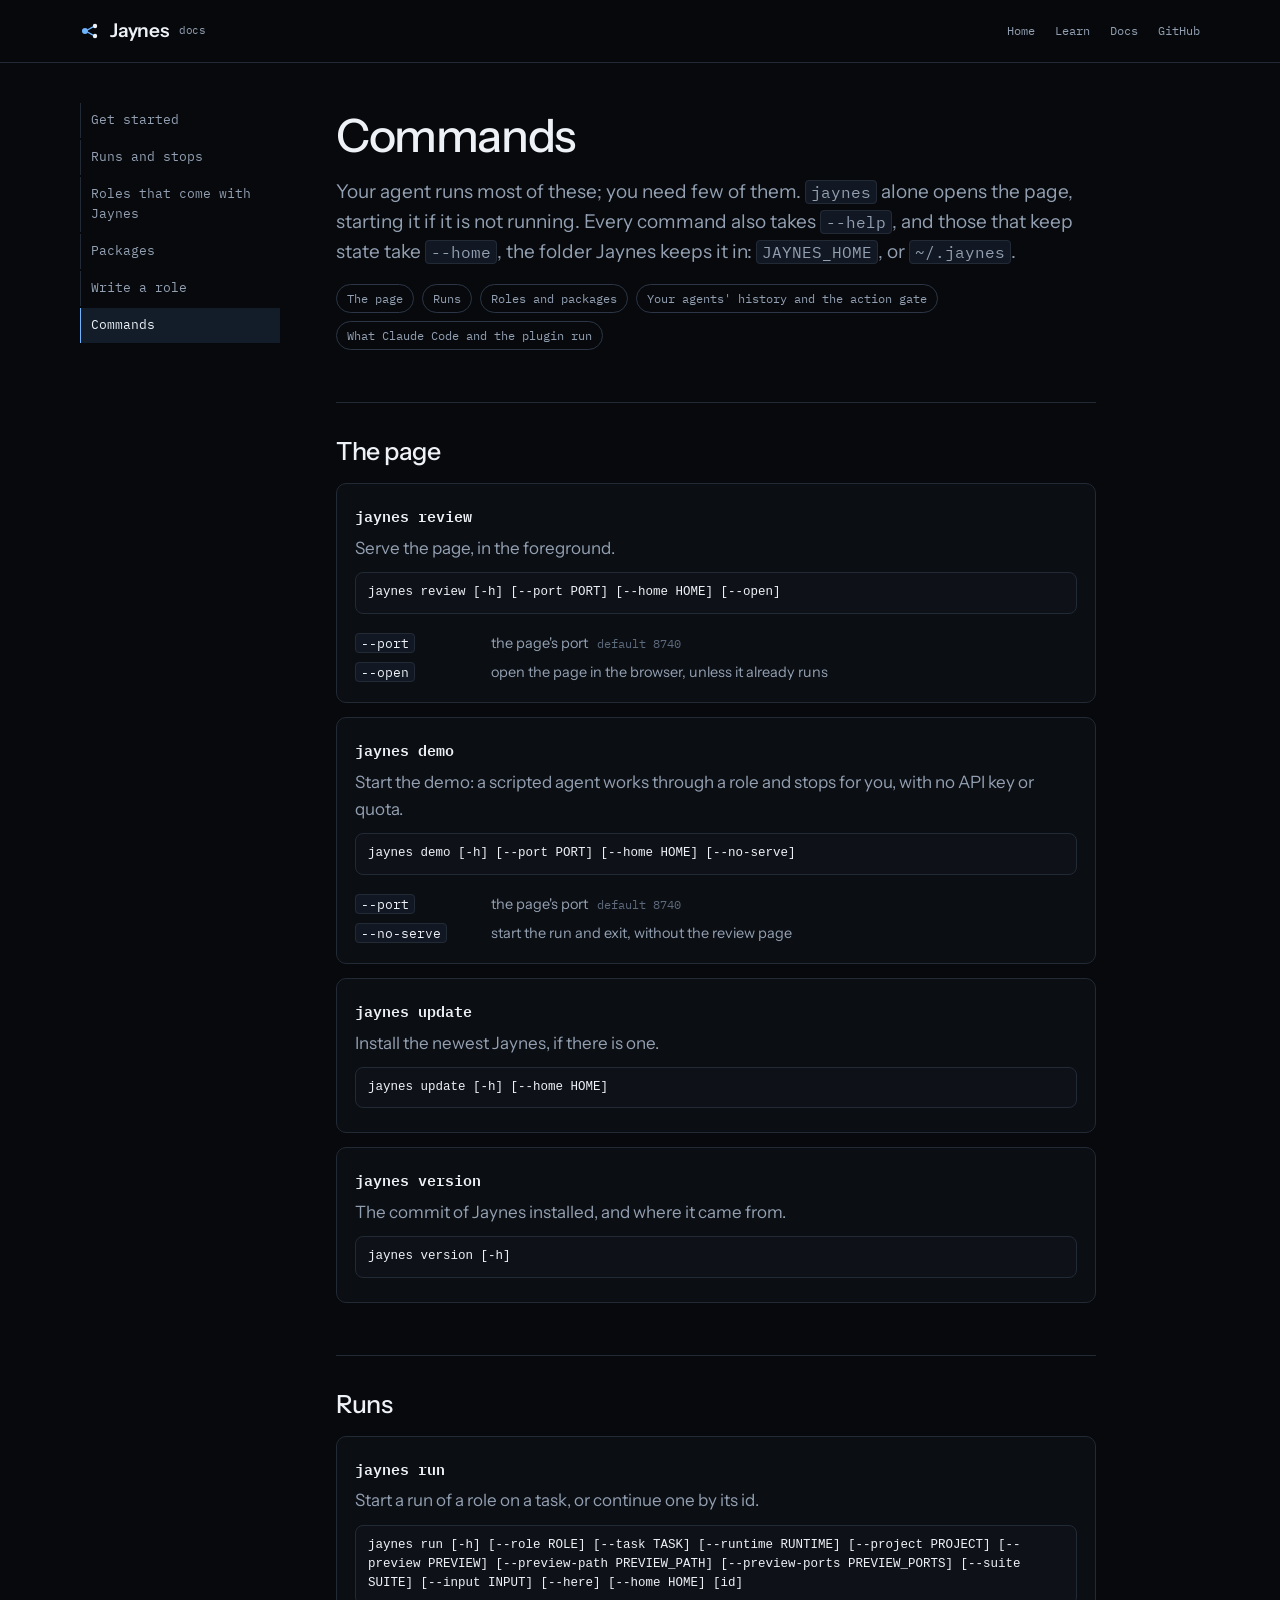
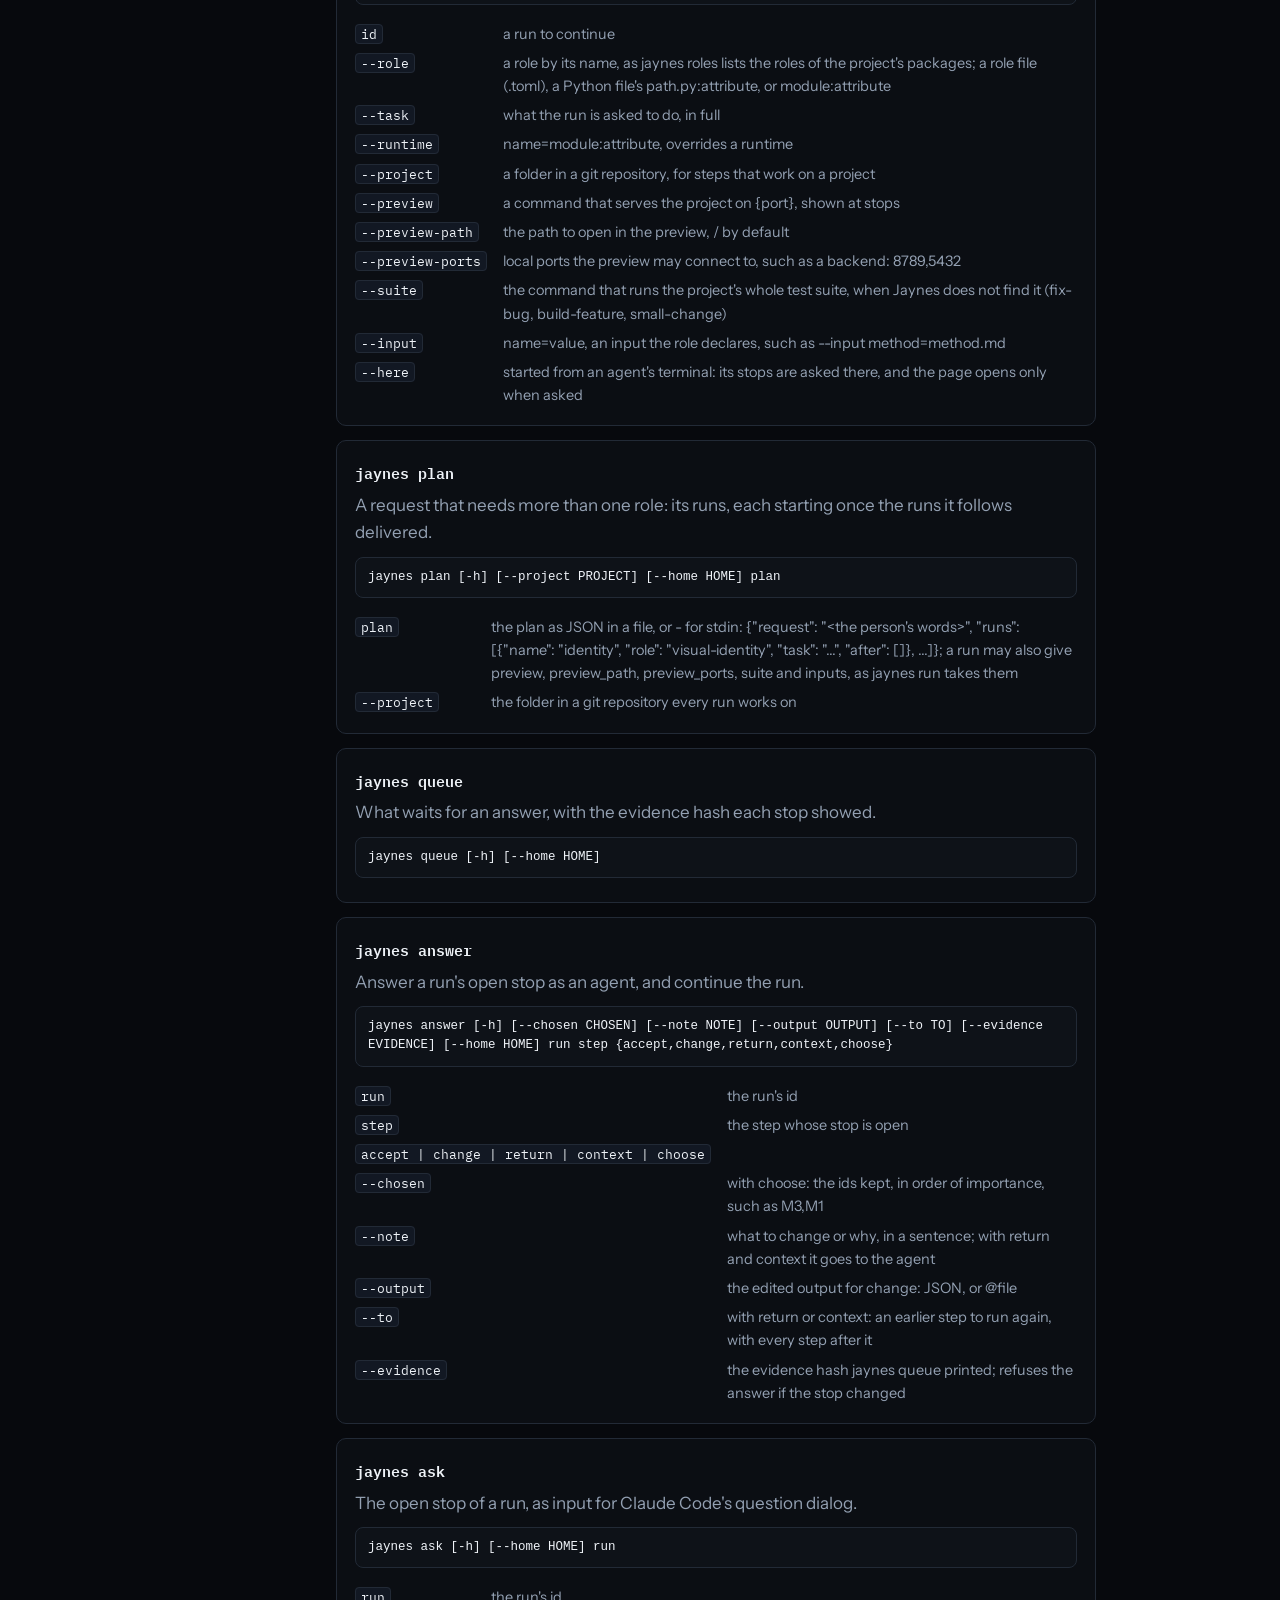
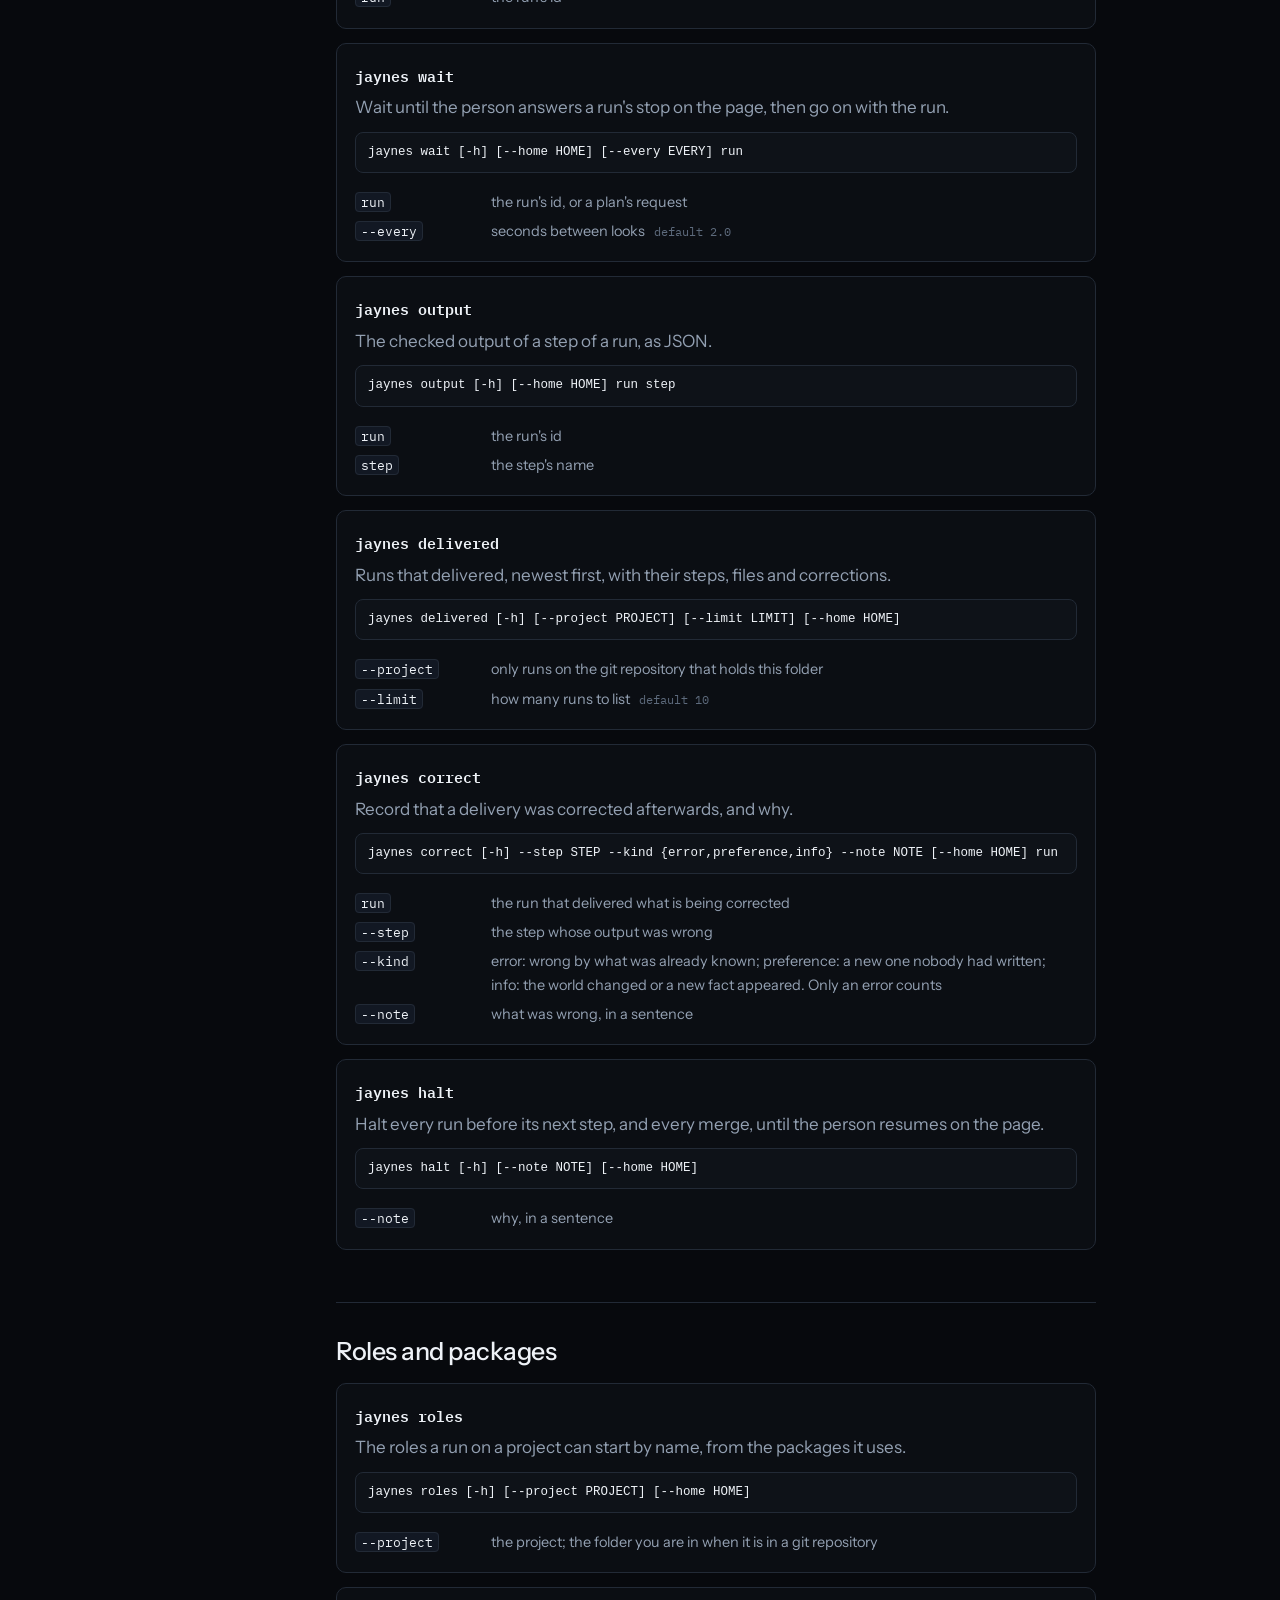
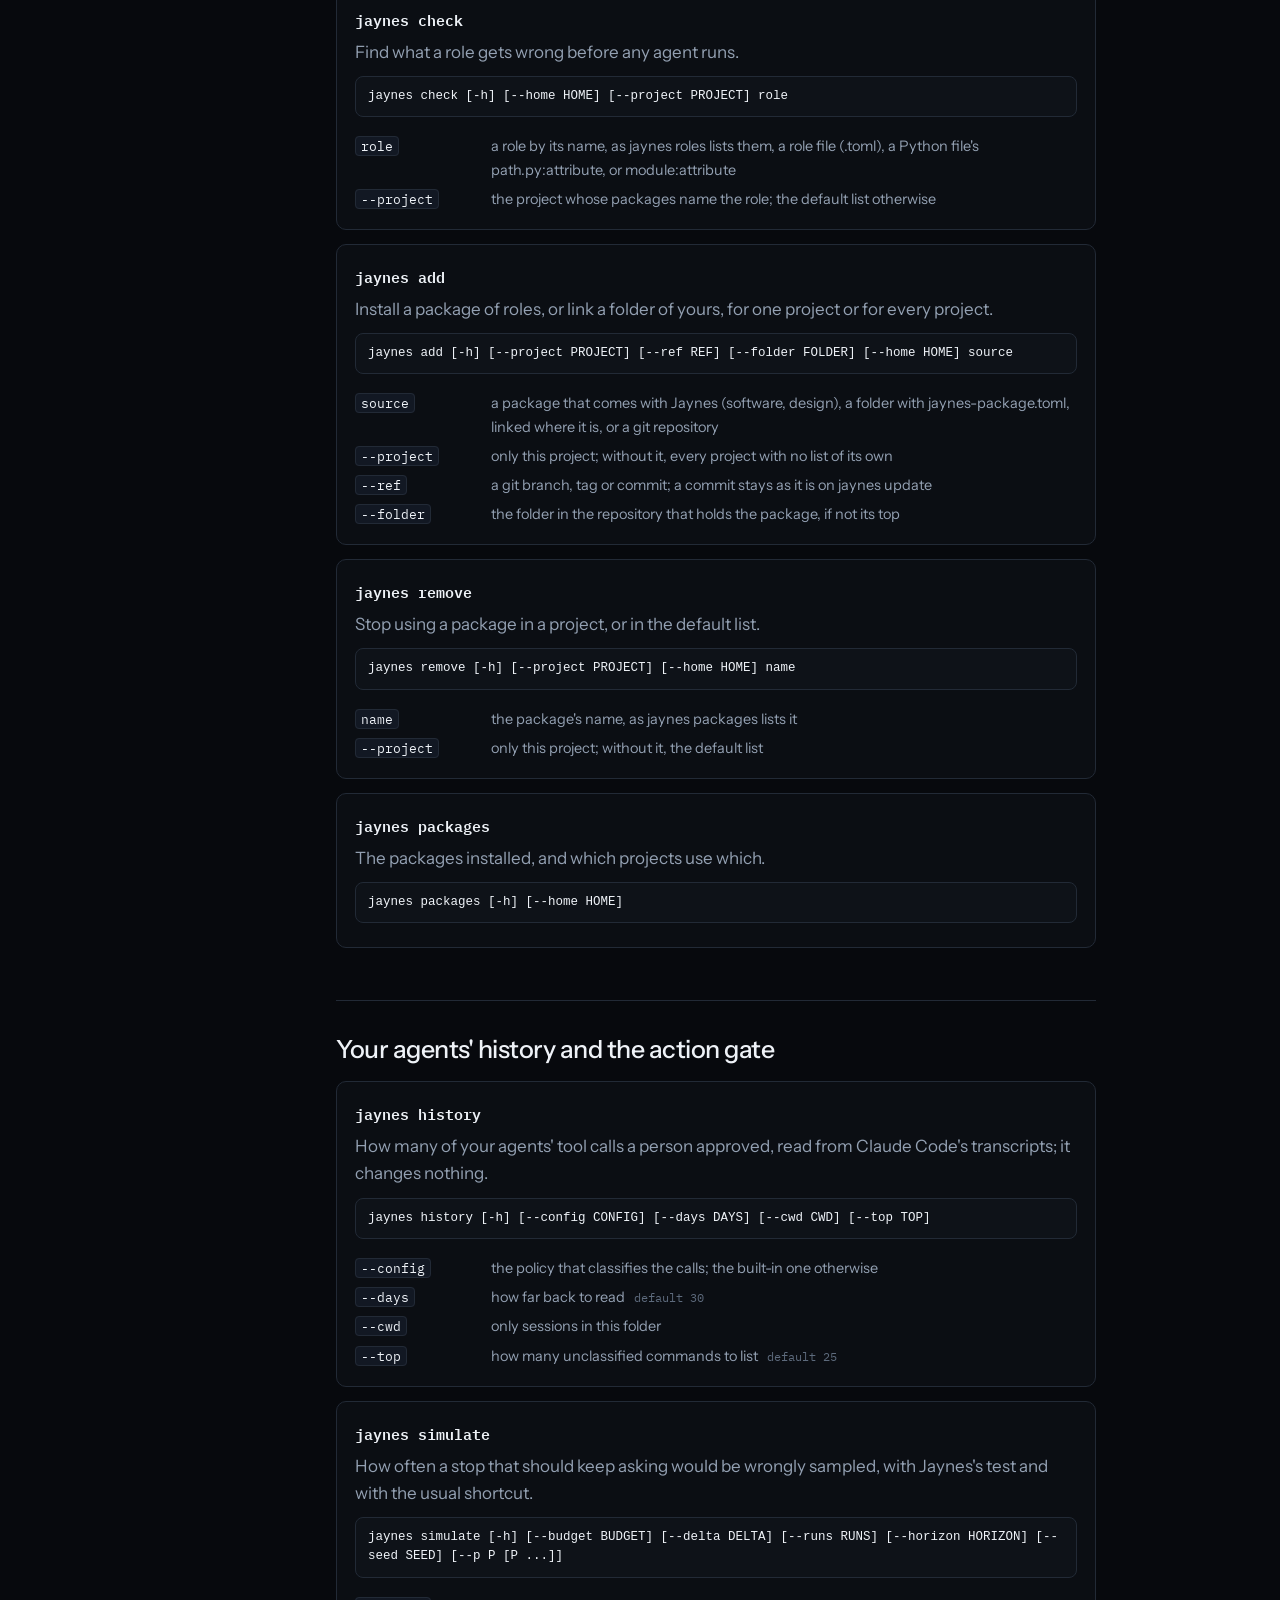
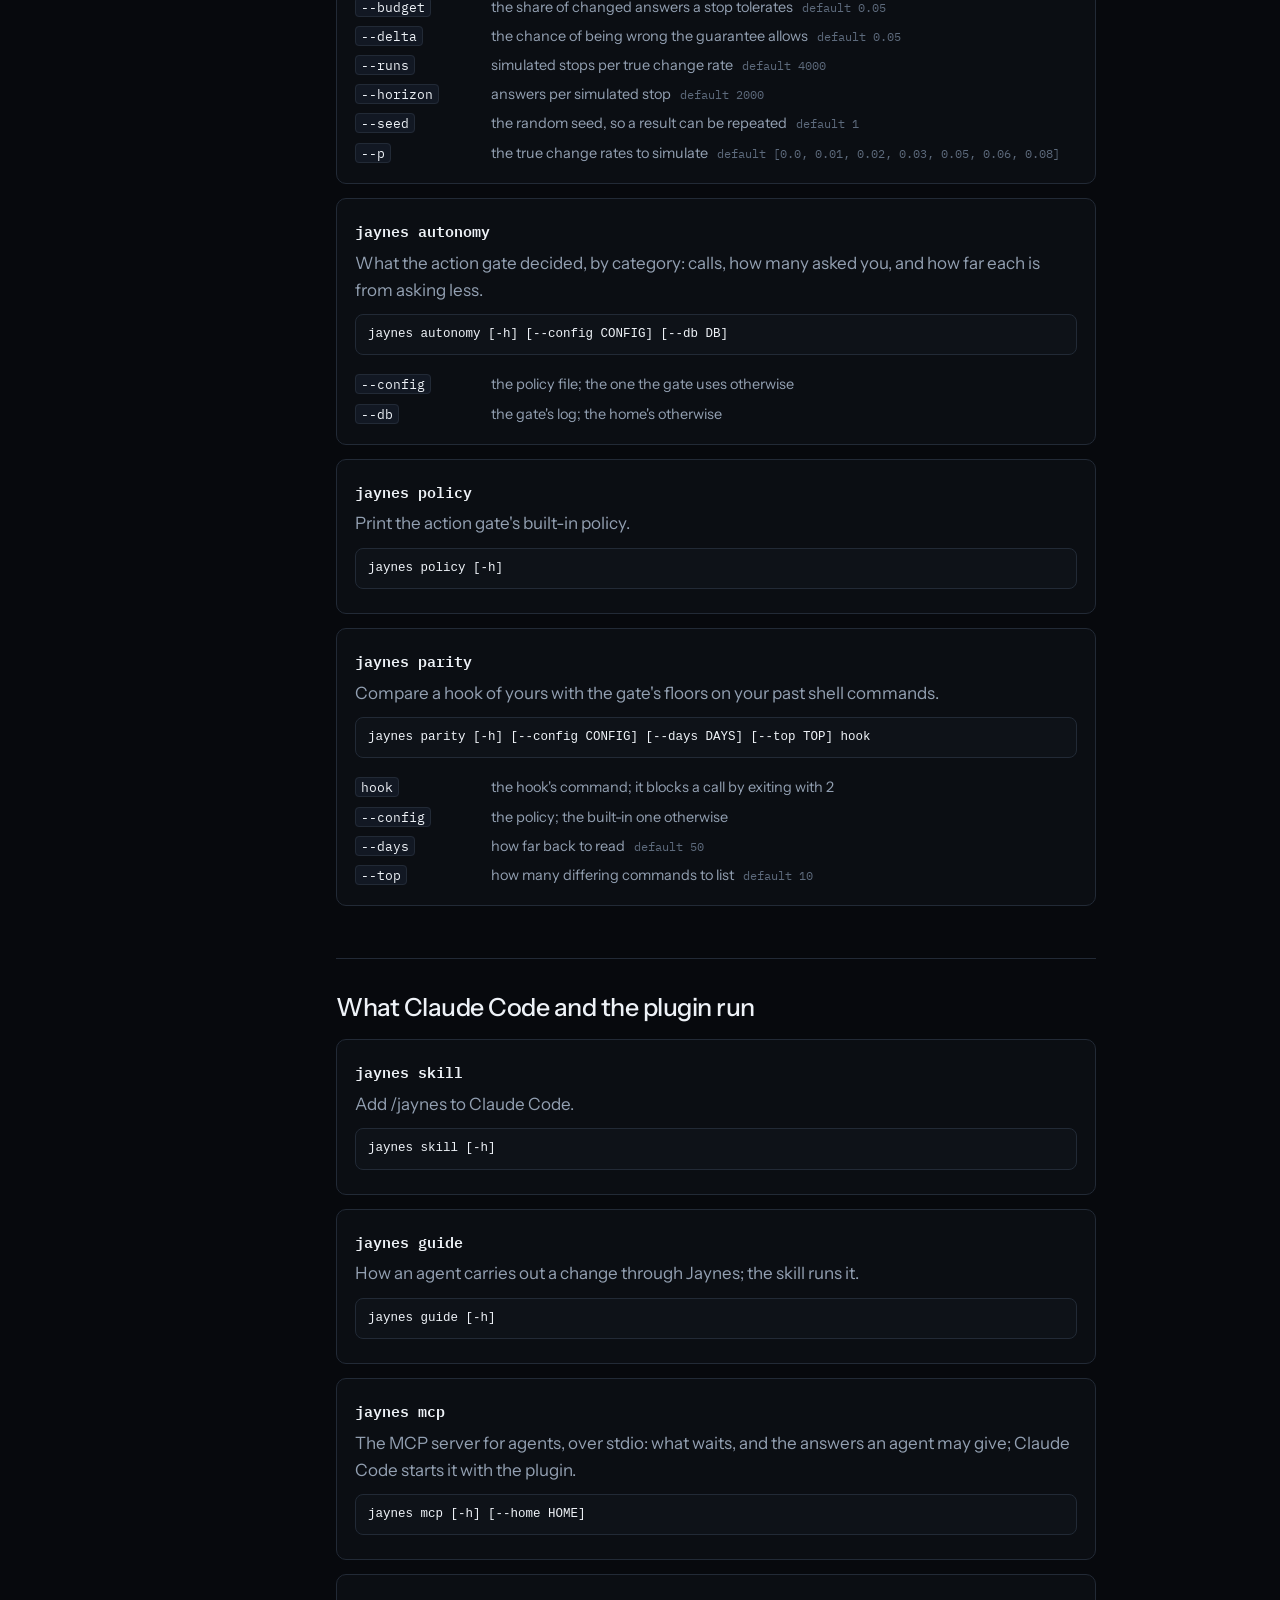
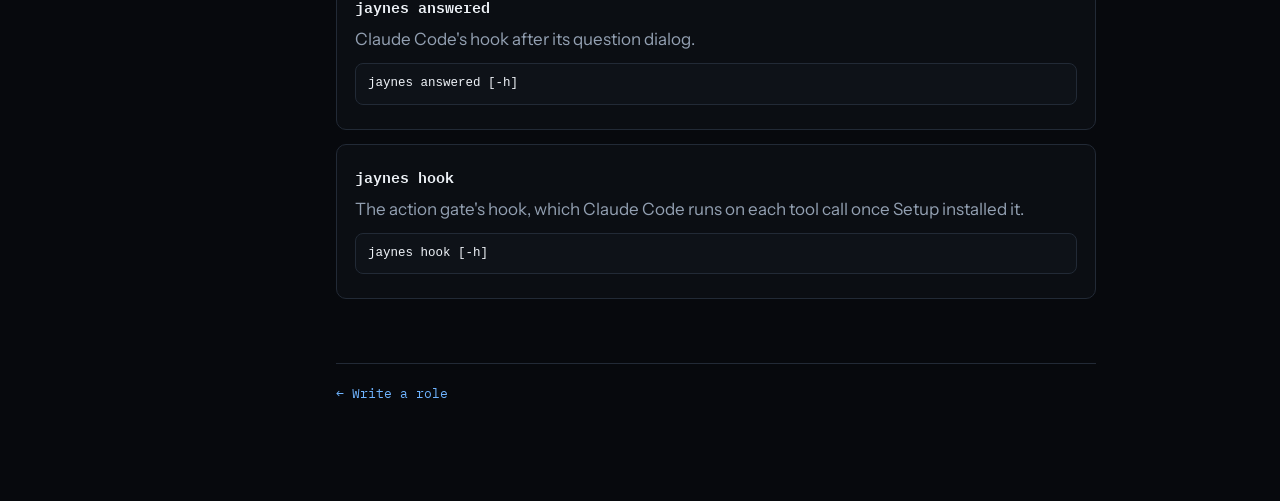
<file: site/docs/commands.html>
<!doctype html>
<html lang="en">
<head>
<meta charset="utf-8">
<meta name="viewport" content="width=device-width, initial-scale=1, viewport-fit=cover">
<title>Commands · Jaynes docs</title>
<link rel="icon" href="data:image/svg+xml,%3Csvg xmlns=%22http://www.w3.org/2000/svg%22 viewBox=%220 0 32 32%22%3E%3Crect width=%2232%22 height=%2232%22 rx=%227%22 fill=%22%2307090d%22/%3E%3Cpath d=%22M11.5 14.6 20 9.6M11.5 17.4 20 22.4%22 stroke=%22%236fb4ff%22 stroke-width=%222%22/%3E%3Ccircle cx=%229%22 cy=%2216%22 r=%224.2%22 fill=%22%236fb4ff%22/%3E%3Ccircle cx=%2222.5%22 cy=%228.5%22 r=%223.2%22 fill=%22%23eef2f7%22/%3E%3Ccircle cx=%2222.5%22 cy=%2223.5%22 r=%223.2%22 fill=%22%23eef2f7%22/%3E%3C/svg%3E">
<meta name="description" content="Your agent runs most of these; you need few of them. jaynes alone opens the page, starting it if it is not running. Every command also takes --help, and those that keep state take --home, the folder Jaynes keeps it in: JAYNES_HOME, or ~/.jaynes.">
<link rel="preconnect" href="https://fonts.googleapis.com">
<link rel="preconnect" href="https://fonts.gstatic.com" crossorigin>
<link rel="stylesheet" href="https://fonts.googleapis.com/css2?family=Instrument+Sans:wght@400;500;600&family=IBM+Plex+Mono:wght@400;500&display=swap">
<link rel="stylesheet" href="docs.css">
</head>
<body>
<header class="bar"><div class="wrap">
<a class="logo" href="../index.html"><svg viewBox="0 0 20 20" aria-hidden="true"><circle cx="5" cy="10" r="3" fill="#6fb4ff"/><circle cx="15" cy="5" r="2.2" fill="#eef2f7"/><circle cx="15" cy="15" r="2.2" fill="#eef2f7"/><path d="M7.5 9 13 5.8M7.5 11 13 14.2" stroke="#6fb4ff" stroke-width="1.4"/></svg>Jaynes <span>docs</span></a>
<nav aria-label="Site"><a href="../index.html">Home</a><a href="../learn.html">Learn</a><a href="index.html">Docs</a><a href="https://github.com/alk0x1/jaynes">GitHub</a></nav>
</div></header>
<div class="wrap docs">
<aside><nav aria-label="Docs"><a href="index.html">Get started</a><a href="runs.html">Runs and stops</a><a href="roles.html">Roles that come with Jaynes</a><a href="packages.html">Packages</a><a href="write-a-role.html">Write a role</a><a href="commands.html" aria-current="page">Commands</a></nav></aside>
<main><article>
<h1>Commands</h1><p class="lede">Your agent runs most of these; you need few of them. <code>jaynes</code> alone opens the page, starting it if it is not running. Every command also takes <code>--help</code>, and those that keep state take <code>--home</code>, the folder Jaynes keeps it in: <code>JAYNES_HOME</code>, or <code>~/.jaynes</code>.</p><nav class="toc"><a href="#the-page">The page</a><a href="#runs">Runs</a><a href="#roles-and-packages">Roles and packages</a><a href="#your-agents-history-and-the-action-gate">Your agents&#x27; history and the action gate</a><a href="#what-claude-code-and-the-plugin-run">What Claude Code and the plugin run</a></nav><h2 id="the-page">The page</h2><section class="command"><h3 id="review"><code>jaynes review</code></h3><p>Serve the page, in the foreground.</p><pre>jaynes review [-h] [--port PORT] [--home HOME] [--open]</pre><dl><dt><code>--port</code></dt><dd>the page&#x27;s port <span class="default">default 8740</span></dd><dt><code>--open</code></dt><dd>open the page in the browser, unless it already runs</dd></dl></section><section class="command"><h3 id="demo"><code>jaynes demo</code></h3><p>Start the demo: a scripted agent works through a role and stops for you, with no API key or quota.</p><pre>jaynes demo [-h] [--port PORT] [--home HOME] [--no-serve]</pre><dl><dt><code>--port</code></dt><dd>the page&#x27;s port <span class="default">default 8740</span></dd><dt><code>--no-serve</code></dt><dd>start the run and exit, without the review page</dd></dl></section><section class="command"><h3 id="update"><code>jaynes update</code></h3><p>Install the newest Jaynes, if there is one.</p><pre>jaynes update [-h] [--home HOME]</pre></section><section class="command"><h3 id="version"><code>jaynes version</code></h3><p>The commit of Jaynes installed, and where it came from.</p><pre>jaynes version [-h]</pre></section><h2 id="runs">Runs</h2><section class="command"><h3 id="run"><code>jaynes run</code></h3><p>Start a run of a role on a task, or continue one by its id.</p><pre>jaynes run [-h] [--role ROLE] [--task TASK] [--runtime RUNTIME] [--project PROJECT] [--preview PREVIEW] [--preview-path PREVIEW_PATH] [--preview-ports PREVIEW_PORTS] [--suite SUITE] [--input INPUT] [--here] [--home HOME] [id]</pre><dl><dt><code>id</code></dt><dd>a run to continue</dd><dt><code>--role</code></dt><dd>a role by its name, as jaynes roles lists the roles of the project&#x27;s packages; a role file (.toml), a Python file&#x27;s path.py:attribute, or module:attribute</dd><dt><code>--task</code></dt><dd>what the run is asked to do, in full</dd><dt><code>--runtime</code></dt><dd>name=module:attribute, overrides a runtime</dd><dt><code>--project</code></dt><dd>a folder in a git repository, for steps that work on a project</dd><dt><code>--preview</code></dt><dd>a command that serves the project on {port}, shown at stops</dd><dt><code>--preview-path</code></dt><dd>the path to open in the preview, / by default</dd><dt><code>--preview-ports</code></dt><dd>local ports the preview may connect to, such as a backend: 8789,5432</dd><dt><code>--suite</code></dt><dd>the command that runs the project&#x27;s whole test suite, when Jaynes does not find it (fix-bug, build-feature, small-change)</dd><dt><code>--input</code></dt><dd>name=value, an input the role declares, such as --input method=method.md</dd><dt><code>--here</code></dt><dd>started from an agent&#x27;s terminal: its stops are asked there, and the page opens only when asked</dd></dl></section><section class="command"><h3 id="plan"><code>jaynes plan</code></h3><p>A request that needs more than one role: its runs, each starting once the runs it follows delivered.</p><pre>jaynes plan [-h] [--project PROJECT] [--home HOME] plan</pre><dl><dt><code>plan</code></dt><dd>the plan as JSON in a file, or - for stdin: {&quot;request&quot;: &quot;&lt;the person&#x27;s words&gt;&quot;, &quot;runs&quot;: [{&quot;name&quot;: &quot;identity&quot;, &quot;role&quot;: &quot;visual-identity&quot;, &quot;task&quot;: &quot;...&quot;, &quot;after&quot;: []}, ...]}; a run may also give preview, preview_path, preview_ports, suite and inputs, as jaynes run takes them</dd><dt><code>--project</code></dt><dd>the folder in a git repository every run works on</dd></dl></section><section class="command"><h3 id="queue"><code>jaynes queue</code></h3><p>What waits for an answer, with the evidence hash each stop showed.</p><pre>jaynes queue [-h] [--home HOME]</pre></section><section class="command"><h3 id="answer"><code>jaynes answer</code></h3><p>Answer a run&#x27;s open stop as an agent, and continue the run.</p><pre>jaynes answer [-h] [--chosen CHOSEN] [--note NOTE] [--output OUTPUT] [--to TO] [--evidence EVIDENCE] [--home HOME] run step {accept,change,return,context,choose}</pre><dl><dt><code>run</code></dt><dd>the run&#x27;s id</dd><dt><code>step</code></dt><dd>the step whose stop is open</dd><dt><code>accept | change | return | context | choose</code></dt><dd></dd><dt><code>--chosen</code></dt><dd>with choose: the ids kept, in order of importance, such as M3,M1</dd><dt><code>--note</code></dt><dd>what to change or why, in a sentence; with return and context it goes to the agent</dd><dt><code>--output</code></dt><dd>the edited output for change: JSON, or @file</dd><dt><code>--to</code></dt><dd>with return or context: an earlier step to run again, with every step after it</dd><dt><code>--evidence</code></dt><dd>the evidence hash jaynes queue printed; refuses the answer if the stop changed</dd></dl></section><section class="command"><h3 id="ask"><code>jaynes ask</code></h3><p>The open stop of a run, as input for Claude Code&#x27;s question dialog.</p><pre>jaynes ask [-h] [--home HOME] run</pre><dl><dt><code>run</code></dt><dd>the run&#x27;s id</dd></dl></section><section class="command"><h3 id="wait"><code>jaynes wait</code></h3><p>Wait until the person answers a run&#x27;s stop on the page, then go on with the run.</p><pre>jaynes wait [-h] [--home HOME] [--every EVERY] run</pre><dl><dt><code>run</code></dt><dd>the run&#x27;s id, or a plan&#x27;s request</dd><dt><code>--every</code></dt><dd>seconds between looks <span class="default">default 2.0</span></dd></dl></section><section class="command"><h3 id="output"><code>jaynes output</code></h3><p>The checked output of a step of a run, as JSON.</p><pre>jaynes output [-h] [--home HOME] run step</pre><dl><dt><code>run</code></dt><dd>the run&#x27;s id</dd><dt><code>step</code></dt><dd>the step&#x27;s name</dd></dl></section><section class="command"><h3 id="delivered"><code>jaynes delivered</code></h3><p>Runs that delivered, newest first, with their steps, files and corrections.</p><pre>jaynes delivered [-h] [--project PROJECT] [--limit LIMIT] [--home HOME]</pre><dl><dt><code>--project</code></dt><dd>only runs on the git repository that holds this folder</dd><dt><code>--limit</code></dt><dd>how many runs to list <span class="default">default 10</span></dd></dl></section><section class="command"><h3 id="correct"><code>jaynes correct</code></h3><p>Record that a delivery was corrected afterwards, and why.</p><pre>jaynes correct [-h] --step STEP --kind {error,preference,info} --note NOTE [--home HOME] run</pre><dl><dt><code>run</code></dt><dd>the run that delivered what is being corrected</dd><dt><code>--step</code></dt><dd>the step whose output was wrong</dd><dt><code>--kind</code></dt><dd>error: wrong by what was already known; preference: a new one nobody had written; info: the world changed or a new fact appeared. Only an error counts</dd><dt><code>--note</code></dt><dd>what was wrong, in a sentence</dd></dl></section><section class="command"><h3 id="halt"><code>jaynes halt</code></h3><p>Halt every run before its next step, and every merge, until the person resumes on the page.</p><pre>jaynes halt [-h] [--note NOTE] [--home HOME]</pre><dl><dt><code>--note</code></dt><dd>why, in a sentence</dd></dl></section><h2 id="roles-and-packages">Roles and packages</h2><section class="command"><h3 id="roles"><code>jaynes roles</code></h3><p>The roles a run on a project can start by name, from the packages it uses.</p><pre>jaynes roles [-h] [--project PROJECT] [--home HOME]</pre><dl><dt><code>--project</code></dt><dd>the project; the folder you are in when it is in a git repository</dd></dl></section><section class="command"><h3 id="check"><code>jaynes check</code></h3><p>Find what a role gets wrong before any agent runs.</p><pre>jaynes check [-h] [--home HOME] [--project PROJECT] role</pre><dl><dt><code>role</code></dt><dd>a role by its name, as jaynes roles lists them, a role file (.toml), a Python file&#x27;s path.py:attribute, or module:attribute</dd><dt><code>--project</code></dt><dd>the project whose packages name the role; the default list otherwise</dd></dl></section><section class="command"><h3 id="add"><code>jaynes add</code></h3><p>Install a package of roles, or link a folder of yours, for one project or for every project.</p><pre>jaynes add [-h] [--project PROJECT] [--ref REF] [--folder FOLDER] [--home HOME] source</pre><dl><dt><code>source</code></dt><dd>a package that comes with Jaynes (software, design), a folder with jaynes-package.toml, linked where it is, or a git repository</dd><dt><code>--project</code></dt><dd>only this project; without it, every project with no list of its own</dd><dt><code>--ref</code></dt><dd>a git branch, tag or commit; a commit stays as it is on jaynes update</dd><dt><code>--folder</code></dt><dd>the folder in the repository that holds the package, if not its top</dd></dl></section><section class="command"><h3 id="remove"><code>jaynes remove</code></h3><p>Stop using a package in a project, or in the default list.</p><pre>jaynes remove [-h] [--project PROJECT] [--home HOME] name</pre><dl><dt><code>name</code></dt><dd>the package&#x27;s name, as jaynes packages lists it</dd><dt><code>--project</code></dt><dd>only this project; without it, the default list</dd></dl></section><section class="command"><h3 id="packages"><code>jaynes packages</code></h3><p>The packages installed, and which projects use which.</p><pre>jaynes packages [-h] [--home HOME]</pre></section><h2 id="your-agents-history-and-the-action-gate">Your agents&#x27; history and the action gate</h2><section class="command"><h3 id="history"><code>jaynes history</code></h3><p>How many of your agents&#x27; tool calls a person approved, read from Claude Code&#x27;s transcripts; it changes nothing.</p><pre>jaynes history [-h] [--config CONFIG] [--days DAYS] [--cwd CWD] [--top TOP]</pre><dl><dt><code>--config</code></dt><dd>the policy that classifies the calls; the built-in one otherwise</dd><dt><code>--days</code></dt><dd>how far back to read <span class="default">default 30</span></dd><dt><code>--cwd</code></dt><dd>only sessions in this folder</dd><dt><code>--top</code></dt><dd>how many unclassified commands to list <span class="default">default 25</span></dd></dl></section><section class="command"><h3 id="simulate"><code>jaynes simulate</code></h3><p>How often a stop that should keep asking would be wrongly sampled, with Jaynes&#x27;s test and with the usual shortcut.</p><pre>jaynes simulate [-h] [--budget BUDGET] [--delta DELTA] [--runs RUNS] [--horizon HORIZON] [--seed SEED] [--p P [P ...]]</pre><dl><dt><code>--budget</code></dt><dd>the share of changed answers a stop tolerates <span class="default">default 0.05</span></dd><dt><code>--delta</code></dt><dd>the chance of being wrong the guarantee allows <span class="default">default 0.05</span></dd><dt><code>--runs</code></dt><dd>simulated stops per true change rate <span class="default">default 4000</span></dd><dt><code>--horizon</code></dt><dd>answers per simulated stop <span class="default">default 2000</span></dd><dt><code>--seed</code></dt><dd>the random seed, so a result can be repeated <span class="default">default 1</span></dd><dt><code>--p</code></dt><dd>the true change rates to simulate <span class="default">default [0.0, 0.01, 0.02, 0.03, 0.05, 0.06, 0.08]</span></dd></dl></section><section class="command"><h3 id="autonomy"><code>jaynes autonomy</code></h3><p>What the action gate decided, by category: calls, how many asked you, and how far each is from asking less.</p><pre>jaynes autonomy [-h] [--config CONFIG] [--db DB]</pre><dl><dt><code>--config</code></dt><dd>the policy file; the one the gate uses otherwise</dd><dt><code>--db</code></dt><dd>the gate&#x27;s log; the home&#x27;s otherwise</dd></dl></section><section class="command"><h3 id="policy"><code>jaynes policy</code></h3><p>Print the action gate&#x27;s built-in policy.</p><pre>jaynes policy [-h]</pre></section><section class="command"><h3 id="parity"><code>jaynes parity</code></h3><p>Compare a hook of yours with the gate&#x27;s floors on your past shell commands.</p><pre>jaynes parity [-h] [--config CONFIG] [--days DAYS] [--top TOP] hook</pre><dl><dt><code>hook</code></dt><dd>the hook&#x27;s command; it blocks a call by exiting with 2</dd><dt><code>--config</code></dt><dd>the policy; the built-in one otherwise</dd><dt><code>--days</code></dt><dd>how far back to read <span class="default">default 50</span></dd><dt><code>--top</code></dt><dd>how many differing commands to list <span class="default">default 10</span></dd></dl></section><h2 id="what-claude-code-and-the-plugin-run">What Claude Code and the plugin run</h2><section class="command"><h3 id="skill"><code>jaynes skill</code></h3><p>Add /jaynes to Claude Code.</p><pre>jaynes skill [-h]</pre></section><section class="command"><h3 id="guide"><code>jaynes guide</code></h3><p>How an agent carries out a change through Jaynes; the skill runs it.</p><pre>jaynes guide [-h]</pre></section><section class="command"><h3 id="mcp"><code>jaynes mcp</code></h3><p>The MCP server for agents, over stdio: what waits, and the answers an agent may give; Claude Code starts it with the plugin.</p><pre>jaynes mcp [-h] [--home HOME]</pre></section><section class="command"><h3 id="answered"><code>jaynes answered</code></h3><p>Claude Code&#x27;s hook after its question dialog.</p><pre>jaynes answered [-h]</pre></section><section class="command"><h3 id="hook"><code>jaynes hook</code></h3><p>The action gate&#x27;s hook, which Claude Code runs on each tool call once Setup installed it.</p><pre>jaynes hook [-h]</pre></section>
</article>
<footer class="pager"><a href="write-a-role.html">&larr; Write a role</a><span></span></footer>
</main>
</div>
</body>
</html>
</file>
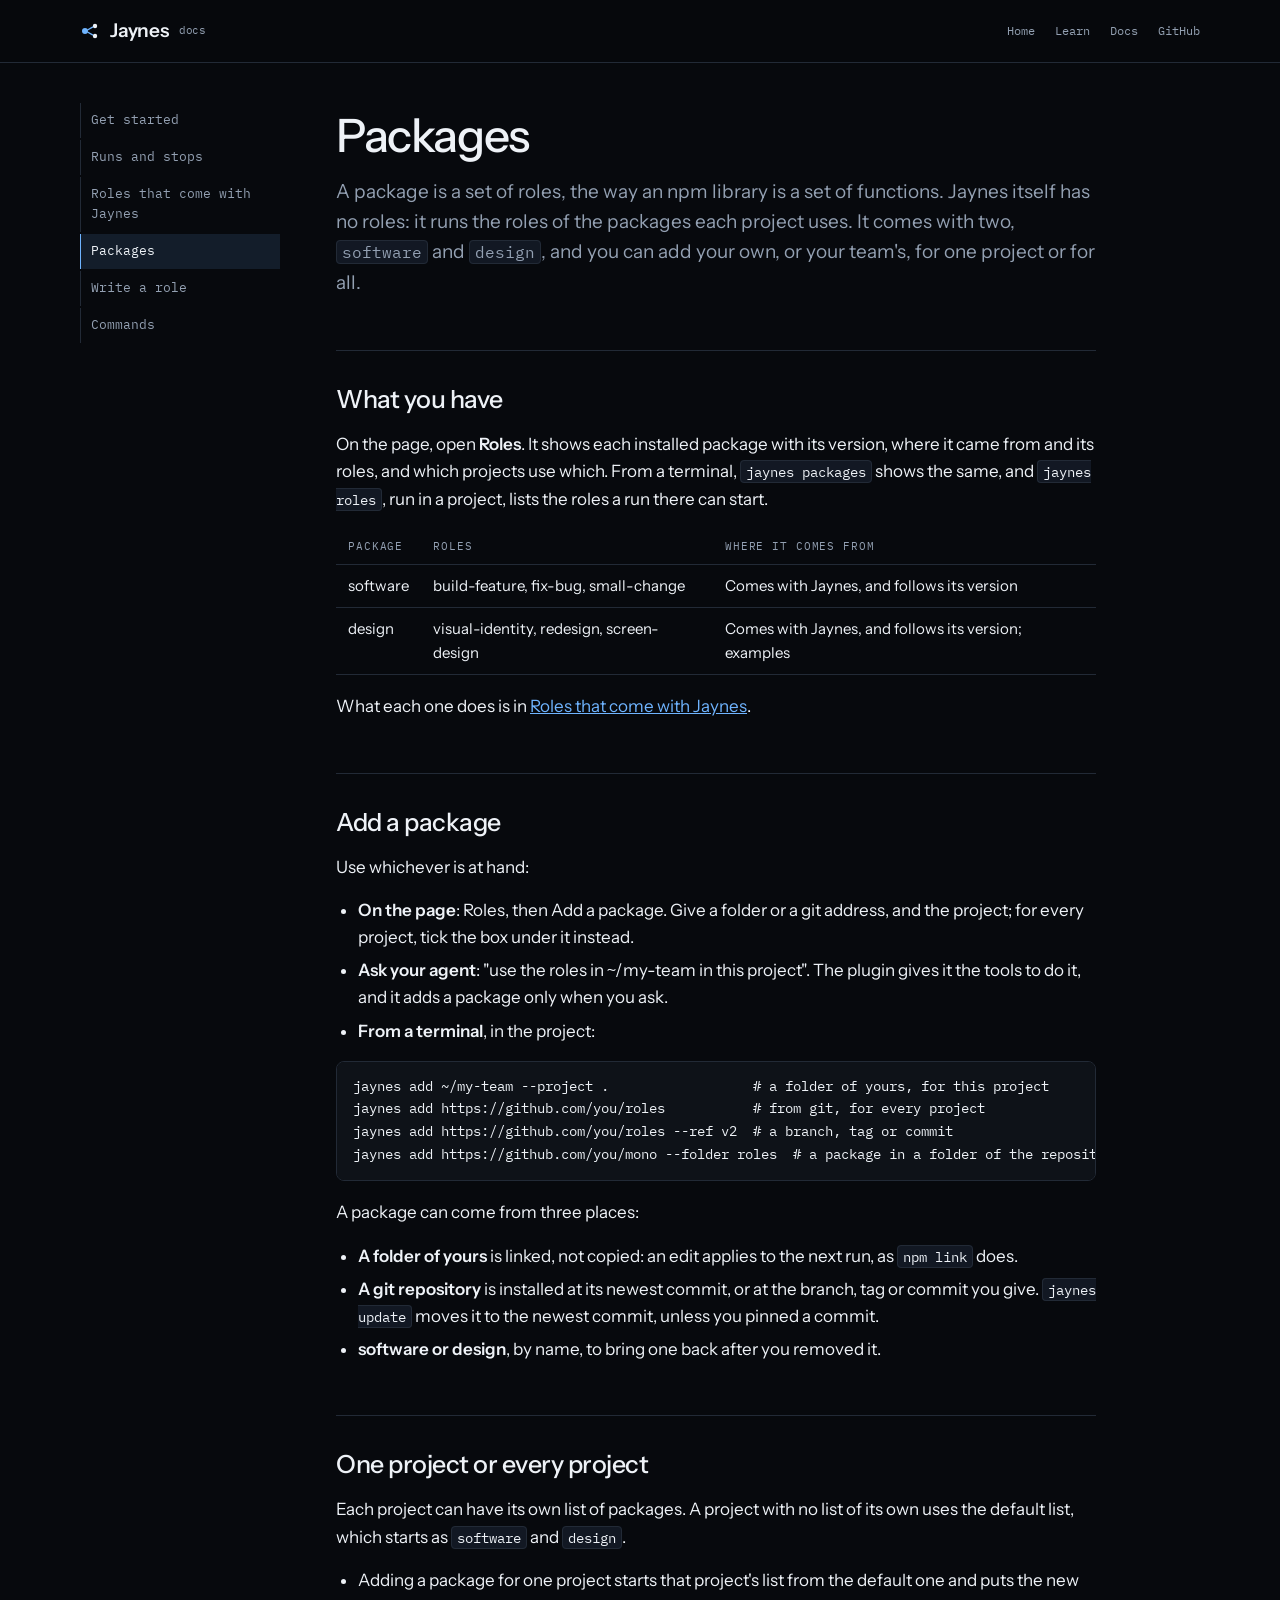
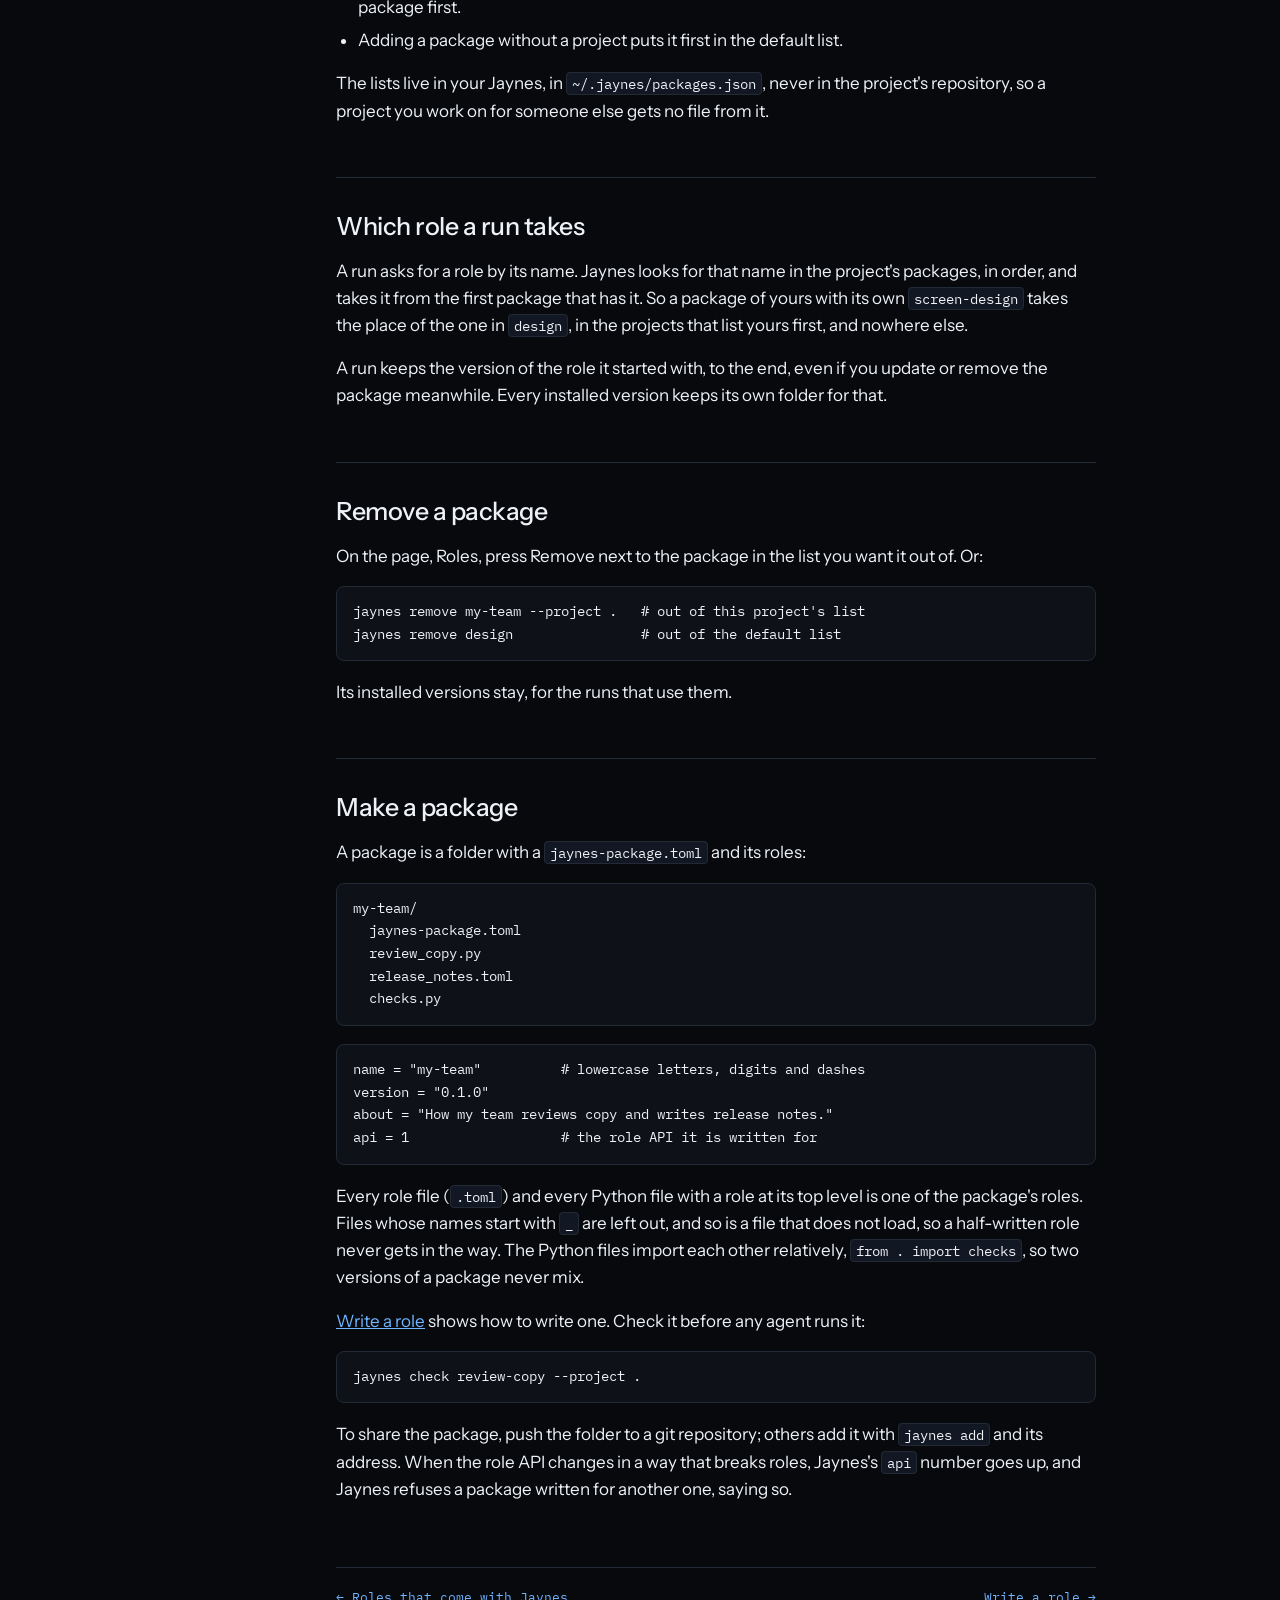
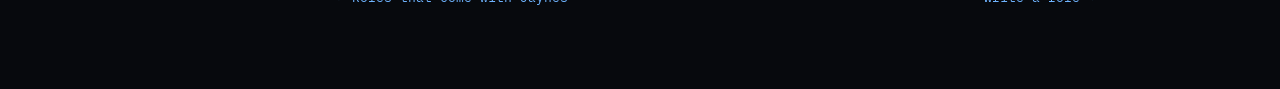
<file: site/docs/packages.html>
<!doctype html>
<html lang="en">
<head>
<meta charset="utf-8">
<meta name="viewport" content="width=device-width, initial-scale=1, viewport-fit=cover">
<title>Packages · Jaynes docs</title>
<link rel="icon" href="data:image/svg+xml,%3Csvg xmlns=%22http://www.w3.org/2000/svg%22 viewBox=%220 0 32 32%22%3E%3Crect width=%2232%22 height=%2232%22 rx=%227%22 fill=%22%2307090d%22/%3E%3Cpath d=%22M11.5 14.6 20 9.6M11.5 17.4 20 22.4%22 stroke=%22%236fb4ff%22 stroke-width=%222%22/%3E%3Ccircle cx=%229%22 cy=%2216%22 r=%224.2%22 fill=%22%236fb4ff%22/%3E%3Ccircle cx=%2222.5%22 cy=%228.5%22 r=%223.2%22 fill=%22%23eef2f7%22/%3E%3Ccircle cx=%2222.5%22 cy=%2223.5%22 r=%223.2%22 fill=%22%23eef2f7%22/%3E%3C/svg%3E">
<meta name="description" content="A package is a set of roles, the way an npm library is a set of functions. Jaynes itself has no roles: it runs the roles of the packages each project uses. It comes with two, software and design, and you can add your own, or your team&#x27;s, for one project or for all.">
<link rel="preconnect" href="https://fonts.googleapis.com">
<link rel="preconnect" href="https://fonts.gstatic.com" crossorigin>
<link rel="stylesheet" href="https://fonts.googleapis.com/css2?family=Instrument+Sans:wght@400;500;600&family=IBM+Plex+Mono:wght@400;500&display=swap">
<link rel="stylesheet" href="docs.css">
</head>
<body>
<header class="bar"><div class="wrap">
<a class="logo" href="../index.html"><svg viewBox="0 0 20 20" aria-hidden="true"><circle cx="5" cy="10" r="3" fill="#6fb4ff"/><circle cx="15" cy="5" r="2.2" fill="#eef2f7"/><circle cx="15" cy="15" r="2.2" fill="#eef2f7"/><path d="M7.5 9 13 5.8M7.5 11 13 14.2" stroke="#6fb4ff" stroke-width="1.4"/></svg>Jaynes <span>docs</span></a>
<nav aria-label="Site"><a href="../index.html">Home</a><a href="../learn.html">Learn</a><a href="index.html">Docs</a><a href="https://github.com/alk0x1/jaynes">GitHub</a></nav>
</div></header>
<div class="wrap docs">
<aside><nav aria-label="Docs"><a href="index.html">Get started</a><a href="runs.html">Runs and stops</a><a href="roles.html">Roles that come with Jaynes</a><a href="packages.html" aria-current="page">Packages</a><a href="write-a-role.html">Write a role</a><a href="commands.html">Commands</a></nav></aside>
<main><article>
<h1>Packages</h1>
<p class="lede">A package is a set of roles, the way an npm library is a set of functions. Jaynes itself has no roles: it runs the roles of the packages each project uses. It comes with two, <code>software</code> and <code>design</code>, and you can add your own, or your team's, for one project or for all.</p>
<h2 id="what-you-have">What you have</h2>
<p>On the page, open <strong>Roles</strong>. It shows each installed package with its version, where it came from and its roles, and which projects use which. From a terminal, <code>jaynes packages</code> shows the same, and <code>jaynes roles</code>, run in a project, lists the roles a run there can start.</p>
<table>
<thead>
<tr>
<th>Package</th>
<th>Roles</th>
<th>Where it comes from</th>
</tr>
</thead>
<tbody>
<tr>
<td>software</td>
<td>build-feature, fix-bug, small-change</td>
<td>Comes with Jaynes, and follows its version</td>
</tr>
<tr>
<td>design</td>
<td>visual-identity, redesign, screen-design</td>
<td>Comes with Jaynes, and follows its version; examples</td>
</tr>
</tbody>
</table>
<p>What each one does is in <a href="roles.html">Roles that come with Jaynes</a>.</p>
<h2 id="add-a-package">Add a package</h2>
<p>Use whichever is at hand:</p>
<ul>
<li><strong>On the page</strong>: Roles, then Add a package. Give a folder or a git address, and the project; for every project, tick the box under it instead.</li>
<li><strong>Ask your agent</strong>: &quot;use the roles in ~/my-team in this project&quot;. The plugin gives it the tools to do it, and it adds a package only when you ask.</li>
<li><strong>From a terminal</strong>, in the project:</li>
</ul>
<pre><code class="language-sh">jaynes add ~/my-team --project .                  # a folder of yours, for this project
jaynes add https://github.com/you/roles           # from git, for every project
jaynes add https://github.com/you/roles --ref v2  # a branch, tag or commit
jaynes add https://github.com/you/mono --folder roles  # a package in a folder of the repository
</code></pre>
<p>A package can come from three places:</p>
<ul>
<li><strong>A folder of yours</strong> is linked, not copied: an edit applies to the next run, as <code>npm link</code> does.</li>
<li><strong>A git repository</strong> is installed at its newest commit, or at the branch, tag or commit you give. <code>jaynes update</code> moves it to the newest commit, unless you pinned a commit.</li>
<li><strong>software or design</strong>, by name, to bring one back after you removed it.</li>
</ul>
<h2 id="one-project-or-every-project">One project or every project</h2>
<p>Each project can have its own list of packages. A project with no list of its own uses the default list, which starts as <code>software</code> and <code>design</code>.</p>
<ul>
<li>Adding a package for one project starts that project's list from the default one and puts the new package first.</li>
<li>Adding a package without a project puts it first in the default list.</li>
</ul>
<p>The lists live in your Jaynes, in <code>~/.jaynes/packages.json</code>, never in the project's repository, so a project you work on for someone else gets no file from it.</p>
<h2 id="which-role-a-run-takes">Which role a run takes</h2>
<p>A run asks for a role by its name. Jaynes looks for that name in the project's packages, in order, and takes it from the first package that has it. So a package of yours with its own <code>screen-design</code> takes the place of the one in <code>design</code>, in the projects that list yours first, and nowhere else.</p>
<p>A run keeps the version of the role it started with, to the end, even if you update or remove the package meanwhile. Every installed version keeps its own folder for that.</p>
<h2 id="remove-a-package">Remove a package</h2>
<p>On the page, Roles, press Remove next to the package in the list you want it out of. Or:</p>
<pre><code class="language-sh">jaynes remove my-team --project .   # out of this project's list
jaynes remove design                # out of the default list
</code></pre>
<p>Its installed versions stay, for the runs that use them.</p>
<h2 id="make-a-package">Make a package</h2>
<p>A package is a folder with a <code>jaynes-package.toml</code> and its roles:</p>
<pre><code class="language-text">my-team/
  jaynes-package.toml
  review_copy.py
  release_notes.toml
  checks.py
</code></pre>
<pre><code class="language-toml">name = &quot;my-team&quot;          # lowercase letters, digits and dashes
version = &quot;0.1.0&quot;
about = &quot;How my team reviews copy and writes release notes.&quot;
api = 1                   # the role API it is written for
</code></pre>
<p>Every role file (<code>.toml</code>) and every Python file with a role at its top level is one of the package's roles. Files whose names start with <code>_</code> are left out, and so is a file that does not load, so a half-written role never gets in the way. The Python files import each other relatively, <code>from . import checks</code>, so two versions of a package never mix.</p>
<p><a href="write-a-role.html">Write a role</a> shows how to write one. Check it before any agent runs it:</p>
<pre><code class="language-sh">jaynes check review-copy --project .
</code></pre>
<p>To share the package, push the folder to a git repository; others add it with <code>jaynes add</code> and its address. When the role API changes in a way that breaks roles, Jaynes's <code>api</code> number goes up, and Jaynes refuses a package written for another one, saying so.</p>

</article>
<footer class="pager"><a href="roles.html">&larr; Roles that come with Jaynes</a><a href="write-a-role.html">Write a role &rarr;</a></footer>
</main>
</div>
</body>
</html>
</file>
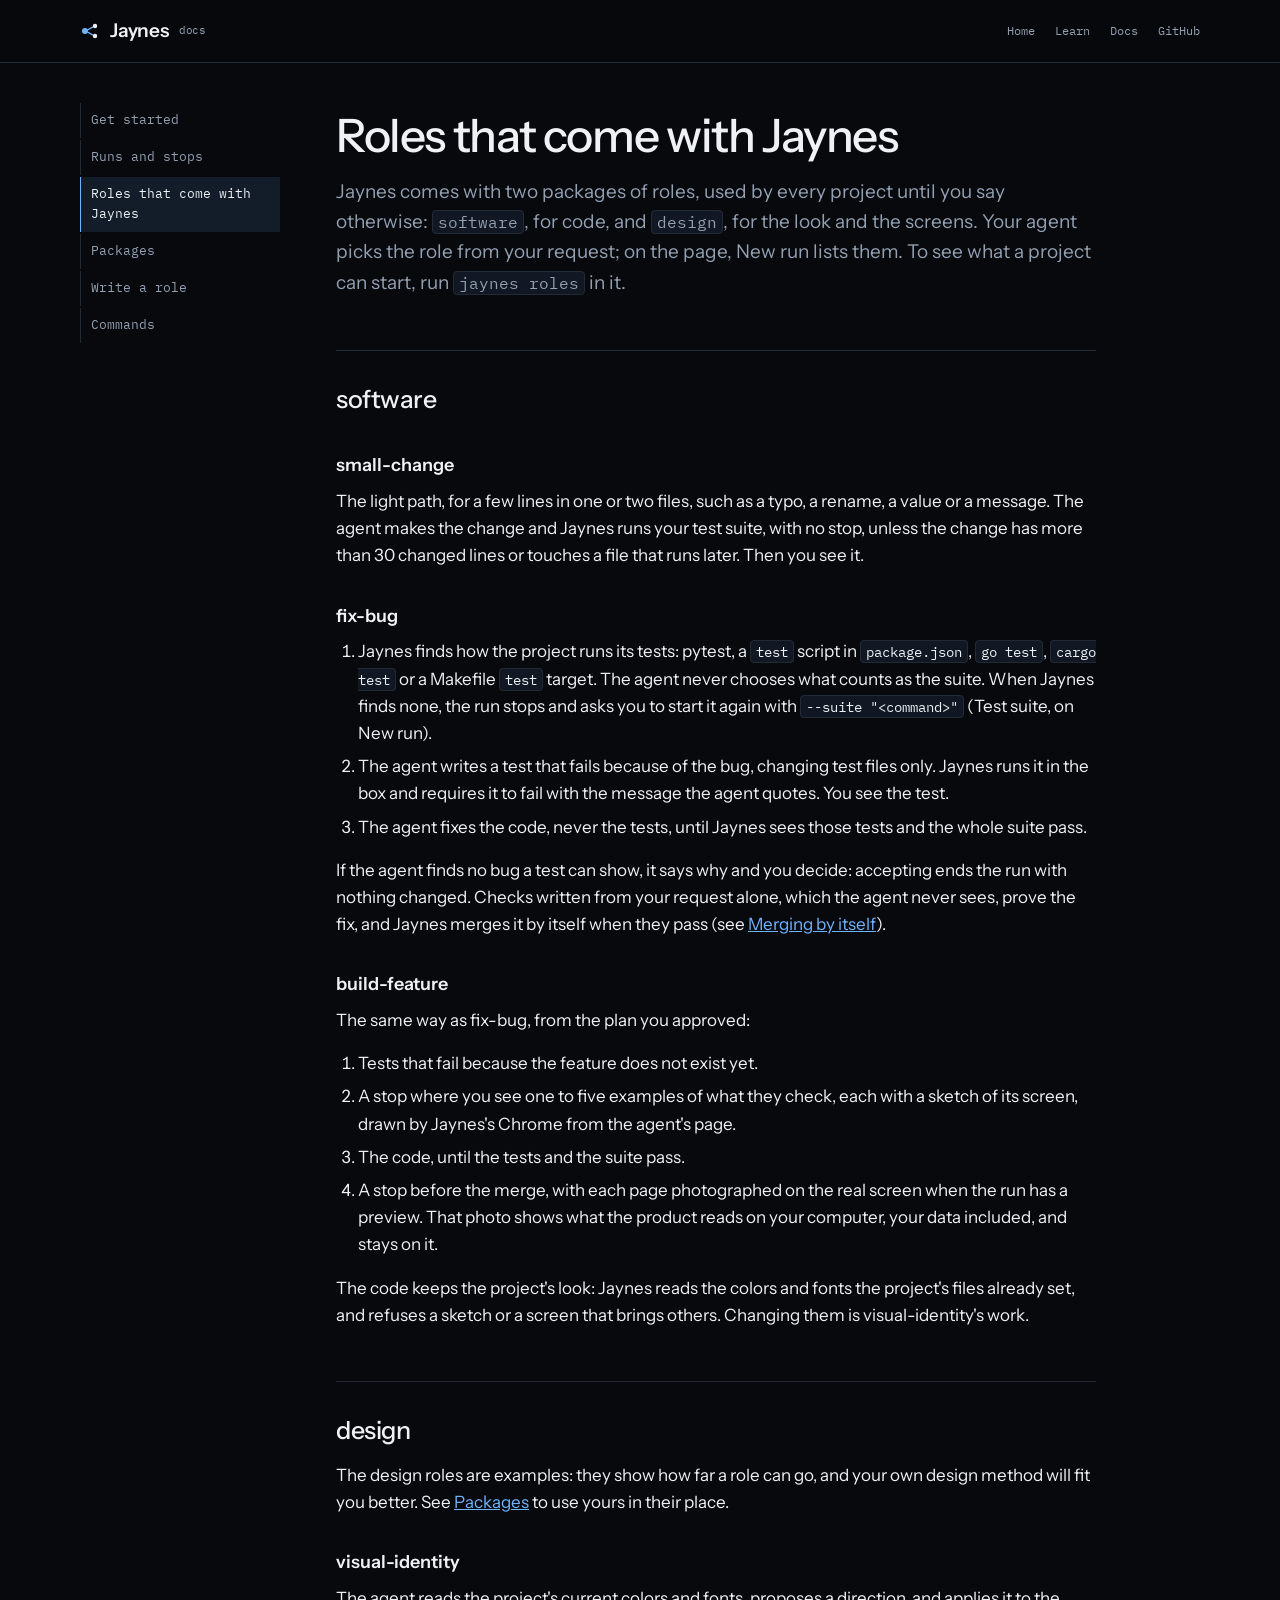
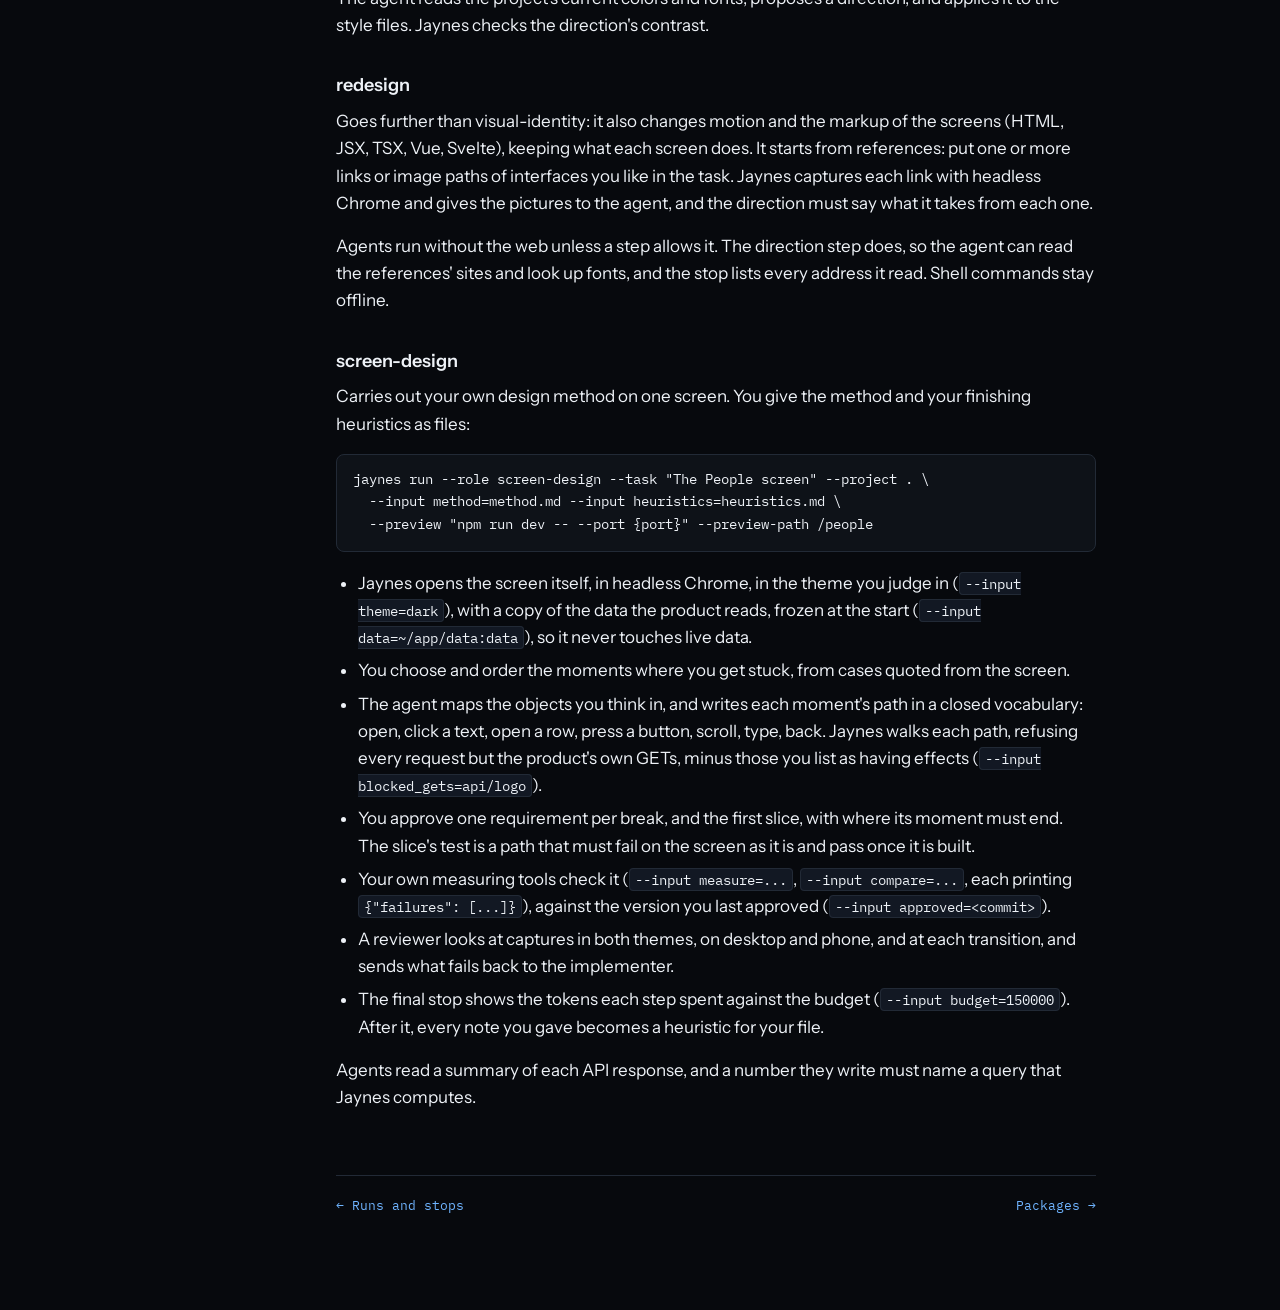
<file: site/docs/roles.html>
<!doctype html>
<html lang="en">
<head>
<meta charset="utf-8">
<meta name="viewport" content="width=device-width, initial-scale=1, viewport-fit=cover">
<title>Roles that come with Jaynes · Jaynes docs</title>
<link rel="icon" href="data:image/svg+xml,%3Csvg xmlns=%22http://www.w3.org/2000/svg%22 viewBox=%220 0 32 32%22%3E%3Crect width=%2232%22 height=%2232%22 rx=%227%22 fill=%22%2307090d%22/%3E%3Cpath d=%22M11.5 14.6 20 9.6M11.5 17.4 20 22.4%22 stroke=%22%236fb4ff%22 stroke-width=%222%22/%3E%3Ccircle cx=%229%22 cy=%2216%22 r=%224.2%22 fill=%22%236fb4ff%22/%3E%3Ccircle cx=%2222.5%22 cy=%228.5%22 r=%223.2%22 fill=%22%23eef2f7%22/%3E%3Ccircle cx=%2222.5%22 cy=%2223.5%22 r=%223.2%22 fill=%22%23eef2f7%22/%3E%3C/svg%3E">
<meta name="description" content="Jaynes comes with two packages of roles, used by every project until you say otherwise: software, for code, and design, for the look and the screens. Your agent picks the role from your request; on the page, New run lists them. To see what a project can start, run jaynes roles in it.">
<link rel="preconnect" href="https://fonts.googleapis.com">
<link rel="preconnect" href="https://fonts.gstatic.com" crossorigin>
<link rel="stylesheet" href="https://fonts.googleapis.com/css2?family=Instrument+Sans:wght@400;500;600&family=IBM+Plex+Mono:wght@400;500&display=swap">
<link rel="stylesheet" href="docs.css">
</head>
<body>
<header class="bar"><div class="wrap">
<a class="logo" href="../index.html"><svg viewBox="0 0 20 20" aria-hidden="true"><circle cx="5" cy="10" r="3" fill="#6fb4ff"/><circle cx="15" cy="5" r="2.2" fill="#eef2f7"/><circle cx="15" cy="15" r="2.2" fill="#eef2f7"/><path d="M7.5 9 13 5.8M7.5 11 13 14.2" stroke="#6fb4ff" stroke-width="1.4"/></svg>Jaynes <span>docs</span></a>
<nav aria-label="Site"><a href="../index.html">Home</a><a href="../learn.html">Learn</a><a href="index.html">Docs</a><a href="https://github.com/alk0x1/jaynes">GitHub</a></nav>
</div></header>
<div class="wrap docs">
<aside><nav aria-label="Docs"><a href="index.html">Get started</a><a href="runs.html">Runs and stops</a><a href="roles.html" aria-current="page">Roles that come with Jaynes</a><a href="packages.html">Packages</a><a href="write-a-role.html">Write a role</a><a href="commands.html">Commands</a></nav></aside>
<main><article>
<h1>Roles that come with Jaynes</h1>
<p class="lede">Jaynes comes with two packages of roles, used by every project until you say otherwise: <code>software</code>, for code, and <code>design</code>, for the look and the screens. Your agent picks the role from your request; on the page, New run lists them. To see what a project can start, run <code>jaynes roles</code> in it.</p>
<h2 id="software">software</h2>
<h3 id="small-change">small-change</h3>
<p>The light path, for a few lines in one or two files, such as a typo, a rename, a value or a message. The agent makes the change and Jaynes runs your test suite, with no stop, unless the change has more than 30 changed lines or touches a file that runs later. Then you see it.</p>
<h3 id="fix-bug">fix-bug</h3>
<ol>
<li>Jaynes finds how the project runs its tests: pytest, a <code>test</code> script in <code>package.json</code>, <code>go test</code>, <code>cargo test</code> or a Makefile <code>test</code> target. The agent never chooses what counts as the suite. When Jaynes finds none, the run stops and asks you to start it again with <code>--suite &quot;&lt;command&gt;&quot;</code> (Test suite, on New run).</li>
<li>The agent writes a test that fails because of the bug, changing test files only. Jaynes runs it in the box and requires it to fail with the message the agent quotes. You see the test.</li>
<li>The agent fixes the code, never the tests, until Jaynes sees those tests and the whole suite pass.</li>
</ol>
<p>If the agent finds no bug a test can show, it says why and you decide: accepting ends the run with nothing changed. Checks written from your request alone, which the agent never sees, prove the fix, and Jaynes merges it by itself when they pass (see <a href="runs.html#merging-by-itself">Merging by itself</a>).</p>
<h3 id="build-feature">build-feature</h3>
<p>The same way as fix-bug, from the plan you approved:</p>
<ol>
<li>Tests that fail because the feature does not exist yet.</li>
<li>A stop where you see one to five examples of what they check, each with a sketch of its screen, drawn by Jaynes's Chrome from the agent's page.</li>
<li>The code, until the tests and the suite pass.</li>
<li>A stop before the merge, with each page photographed on the real screen when the run has a preview. That photo shows what the product reads on your computer, your data included, and stays on it.</li>
</ol>
<p>The code keeps the project's look: Jaynes reads the colors and fonts the project's files already set, and refuses a sketch or a screen that brings others. Changing them is visual-identity's work.</p>
<h2 id="design">design</h2>
<p>The design roles are examples: they show how far a role can go, and your own design method will fit you better. See <a href="packages.html">Packages</a> to use yours in their place.</p>
<h3 id="visual-identity">visual-identity</h3>
<p>The agent reads the project's current colors and fonts, proposes a direction, and applies it to the style files. Jaynes checks the direction's contrast.</p>
<h3 id="redesign">redesign</h3>
<p>Goes further than visual-identity: it also changes motion and the markup of the screens (HTML, JSX, TSX, Vue, Svelte), keeping what each screen does. It starts from references: put one or more links or image paths of interfaces you like in the task. Jaynes captures each link with headless Chrome and gives the pictures to the agent, and the direction must say what it takes from each one.</p>
<p>Agents run without the web unless a step allows it. The direction step does, so the agent can read the references' sites and look up fonts, and the stop lists every address it read. Shell commands stay offline.</p>
<h3 id="screen-design">screen-design</h3>
<p>Carries out your own design method on one screen. You give the method and your finishing heuristics as files:</p>
<pre><code class="language-sh">jaynes run --role screen-design --task &quot;The People screen&quot; --project . \
  --input method=method.md --input heuristics=heuristics.md \
  --preview &quot;npm run dev -- --port {port}&quot; --preview-path /people
</code></pre>
<ul>
<li>Jaynes opens the screen itself, in headless Chrome, in the theme you judge in (<code>--input theme=dark</code>), with a copy of the data the product reads, frozen at the start (<code>--input data=~/app/data:data</code>), so it never touches live data.</li>
<li>You choose and order the moments where you get stuck, from cases quoted from the screen.</li>
<li>The agent maps the objects you think in, and writes each moment's path in a closed vocabulary: open, click a text, open a row, press a button, scroll, type, back. Jaynes walks each path, refusing every request but the product's own GETs, minus those you list as having effects (<code>--input blocked_gets=api/logo</code>).</li>
<li>You approve one requirement per break, and the first slice, with where its moment must end. The slice's test is a path that must fail on the screen as it is and pass once it is built.</li>
<li>Your own measuring tools check it (<code>--input measure=...</code>, <code>--input compare=...</code>, each printing <code>{&quot;failures&quot;: [...]}</code>), against the version you last approved (<code>--input approved=&lt;commit&gt;</code>).</li>
<li>A reviewer looks at captures in both themes, on desktop and phone, and at each transition, and sends what fails back to the implementer.</li>
<li>The final stop shows the tokens each step spent against the budget (<code>--input budget=150000</code>). After it, every note you gave becomes a heuristic for your file.</li>
</ul>
<p>Agents read a summary of each API response, and a number they write must name a query that Jaynes computes.</p>

</article>
<footer class="pager"><a href="runs.html">&larr; Runs and stops</a><a href="packages.html">Packages &rarr;</a></footer>
</main>
</div>
</body>
</html>
</file>
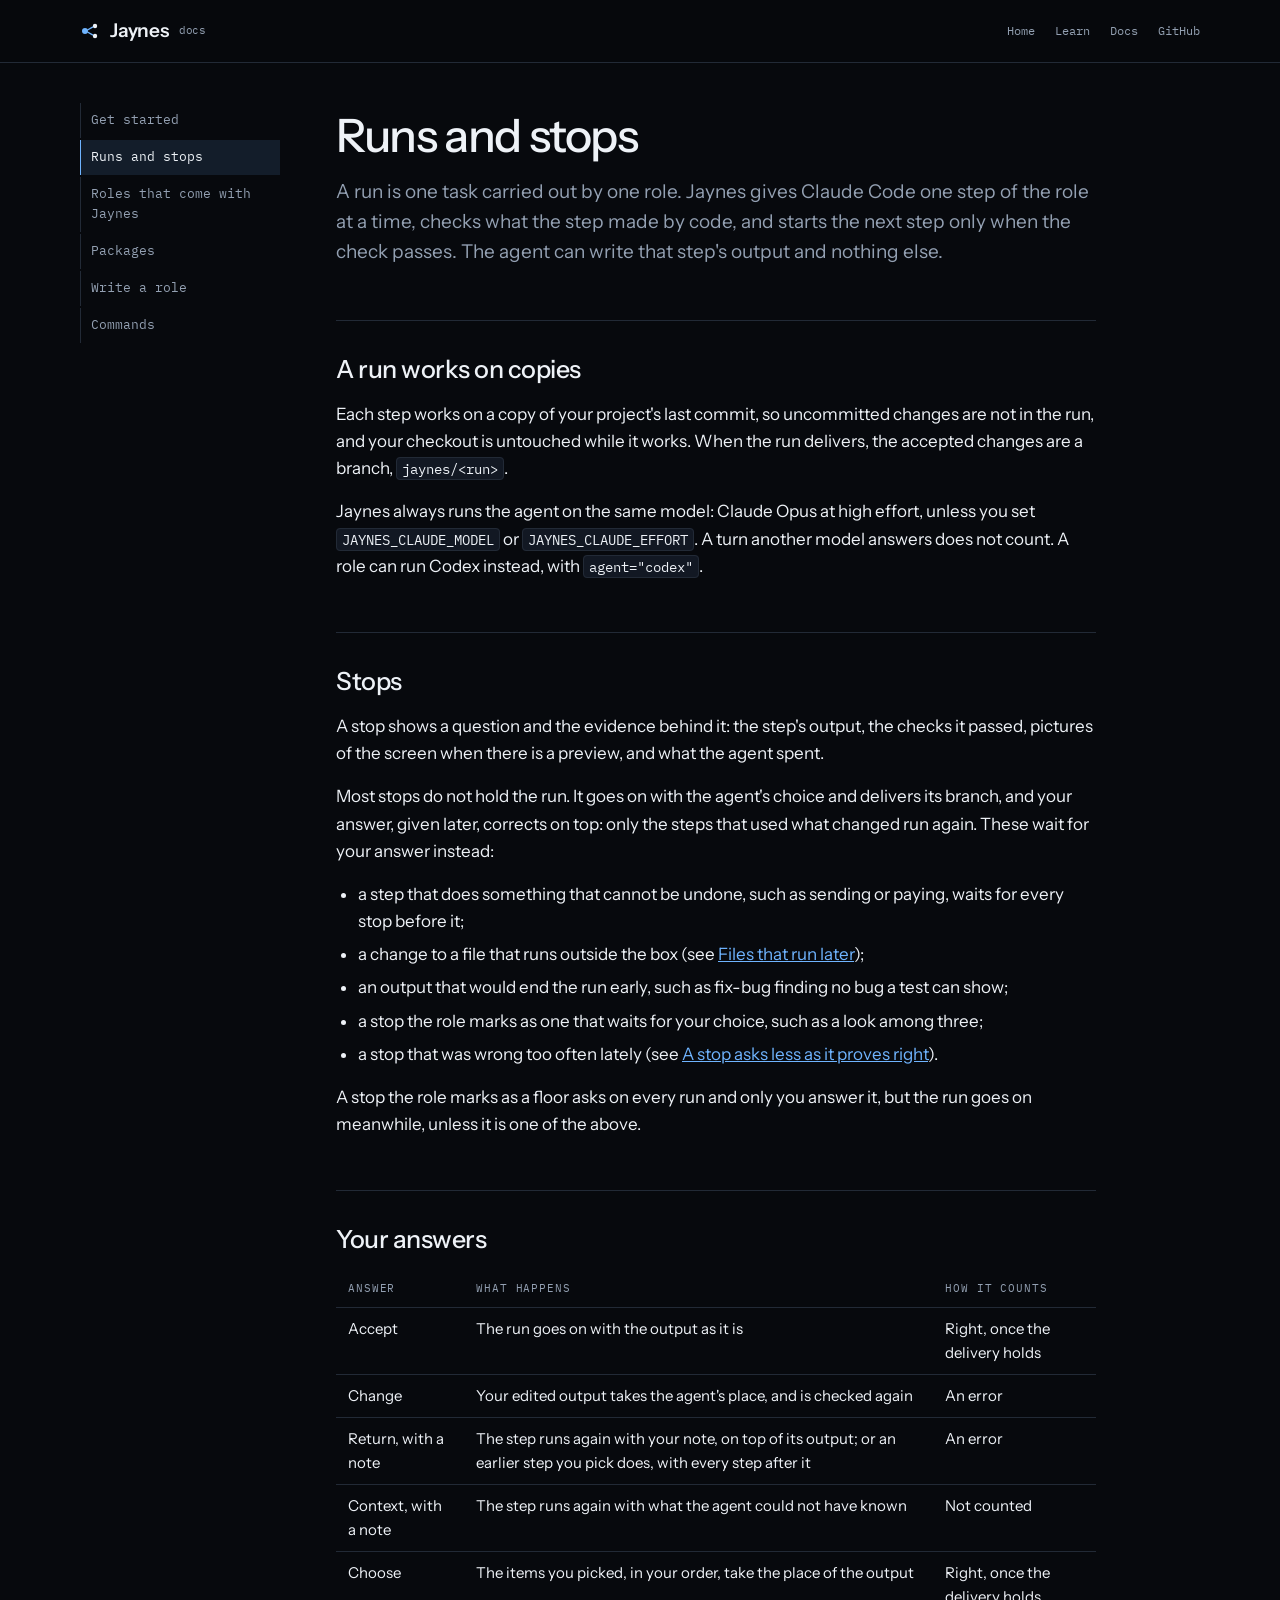
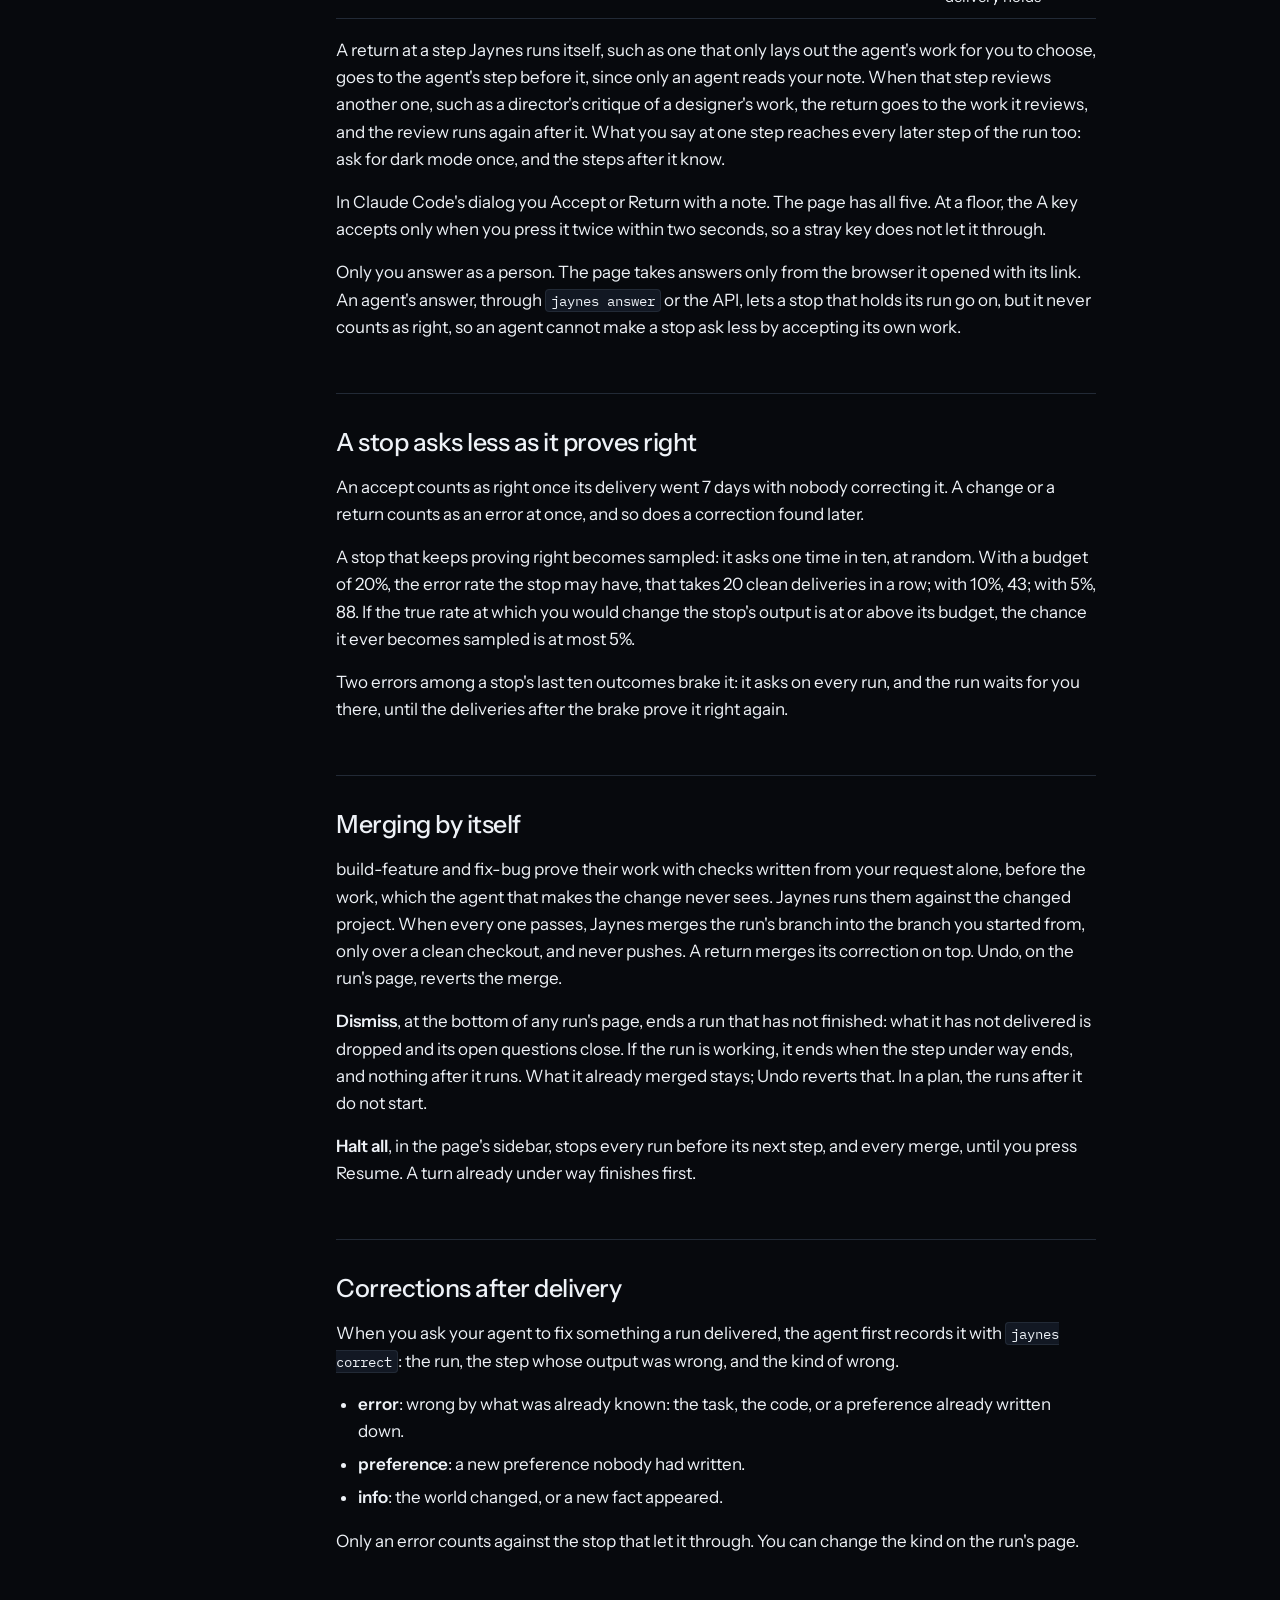
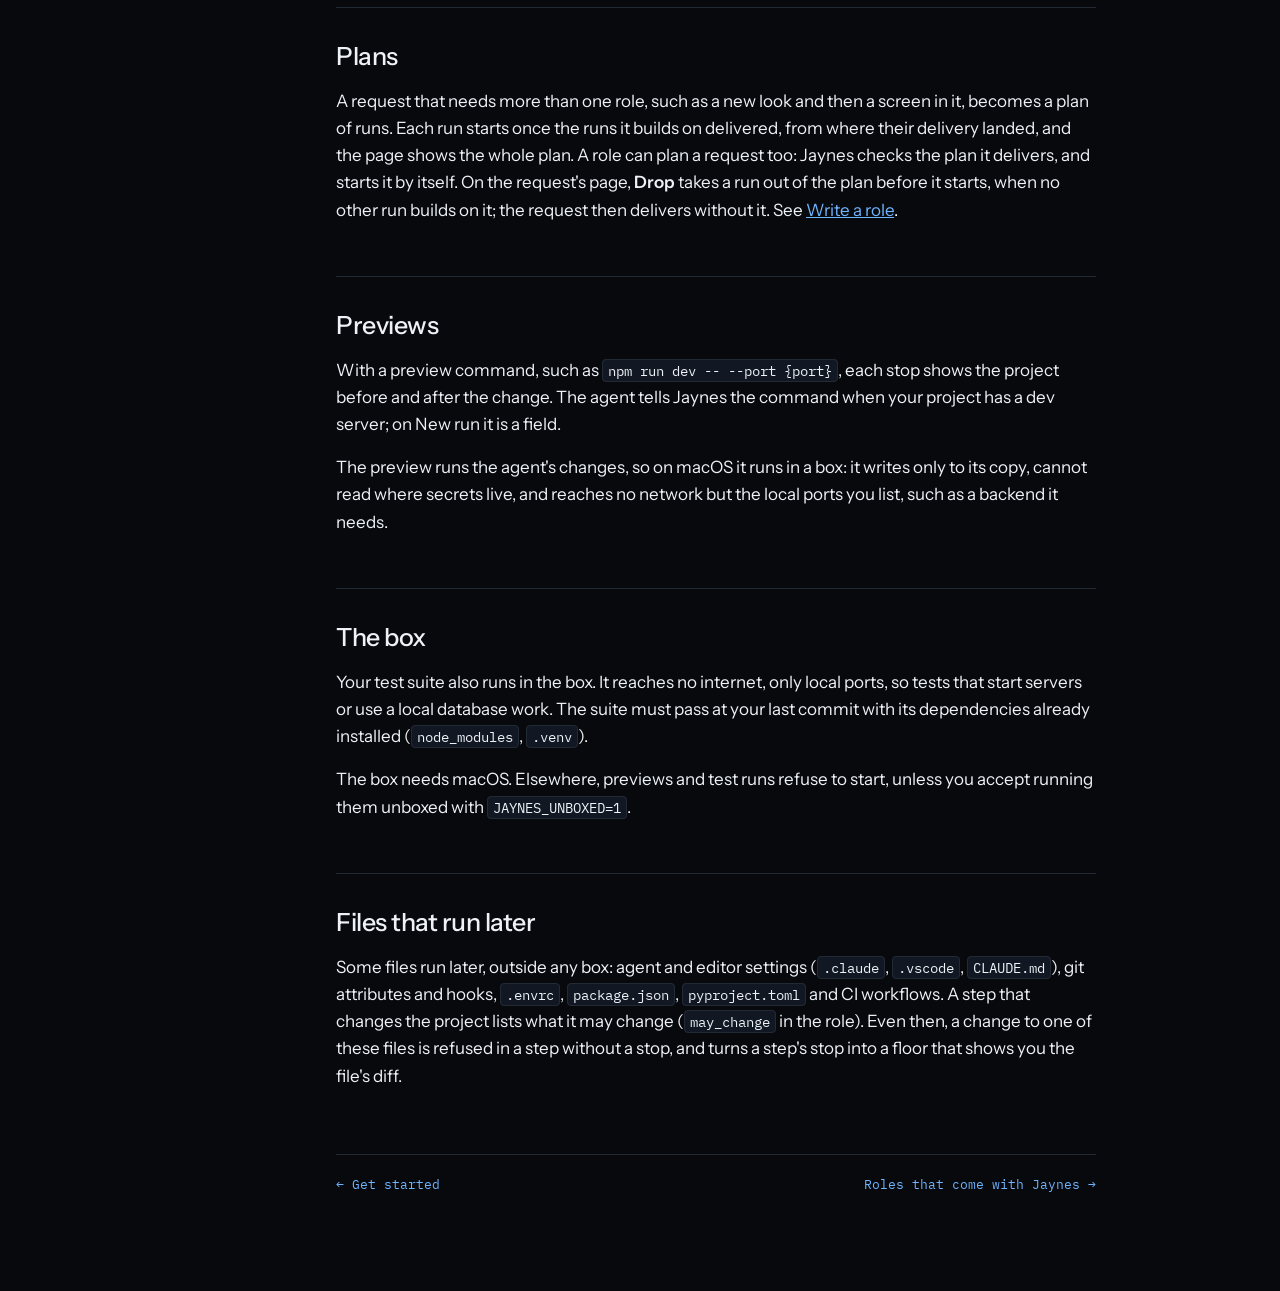
<file: site/docs/runs.html>
<!doctype html>
<html lang="en">
<head>
<meta charset="utf-8">
<meta name="viewport" content="width=device-width, initial-scale=1, viewport-fit=cover">
<title>Runs and stops · Jaynes docs</title>
<link rel="icon" href="data:image/svg+xml,%3Csvg xmlns=%22http://www.w3.org/2000/svg%22 viewBox=%220 0 32 32%22%3E%3Crect width=%2232%22 height=%2232%22 rx=%227%22 fill=%22%2307090d%22/%3E%3Cpath d=%22M11.5 14.6 20 9.6M11.5 17.4 20 22.4%22 stroke=%22%236fb4ff%22 stroke-width=%222%22/%3E%3Ccircle cx=%229%22 cy=%2216%22 r=%224.2%22 fill=%22%236fb4ff%22/%3E%3Ccircle cx=%2222.5%22 cy=%228.5%22 r=%223.2%22 fill=%22%23eef2f7%22/%3E%3Ccircle cx=%2222.5%22 cy=%2223.5%22 r=%223.2%22 fill=%22%23eef2f7%22/%3E%3C/svg%3E">
<meta name="description" content="A run is one task carried out by one role. Jaynes gives Claude Code one step of the role at a time, checks what the step made by code, and starts the next step only when the check passes. The agent can write that step&#x27;s output and nothing else.">
<link rel="preconnect" href="https://fonts.googleapis.com">
<link rel="preconnect" href="https://fonts.gstatic.com" crossorigin>
<link rel="stylesheet" href="https://fonts.googleapis.com/css2?family=Instrument+Sans:wght@400;500;600&family=IBM+Plex+Mono:wght@400;500&display=swap">
<link rel="stylesheet" href="docs.css">
</head>
<body>
<header class="bar"><div class="wrap">
<a class="logo" href="../index.html"><svg viewBox="0 0 20 20" aria-hidden="true"><circle cx="5" cy="10" r="3" fill="#6fb4ff"/><circle cx="15" cy="5" r="2.2" fill="#eef2f7"/><circle cx="15" cy="15" r="2.2" fill="#eef2f7"/><path d="M7.5 9 13 5.8M7.5 11 13 14.2" stroke="#6fb4ff" stroke-width="1.4"/></svg>Jaynes <span>docs</span></a>
<nav aria-label="Site"><a href="../index.html">Home</a><a href="../learn.html">Learn</a><a href="index.html">Docs</a><a href="https://github.com/alk0x1/jaynes">GitHub</a></nav>
</div></header>
<div class="wrap docs">
<aside><nav aria-label="Docs"><a href="index.html">Get started</a><a href="runs.html" aria-current="page">Runs and stops</a><a href="roles.html">Roles that come with Jaynes</a><a href="packages.html">Packages</a><a href="write-a-role.html">Write a role</a><a href="commands.html">Commands</a></nav></aside>
<main><article>
<h1>Runs and stops</h1>
<p class="lede">A run is one task carried out by one role. Jaynes gives Claude Code one step of the role at a time, checks what the step made by code, and starts the next step only when the check passes. The agent can write that step's output and nothing else.</p>
<h2 id="a-run-works-on-copies">A run works on copies</h2>
<p>Each step works on a copy of your project's last commit, so uncommitted changes are not in the run, and your checkout is untouched while it works. When the run delivers, the accepted changes are a branch, <code>jaynes/&lt;run&gt;</code>.</p>
<p>Jaynes always runs the agent on the same model: Claude Opus at high effort, unless you set <code>JAYNES_CLAUDE_MODEL</code> or <code>JAYNES_CLAUDE_EFFORT</code>. A turn another model answers does not count. A role can run Codex instead, with <code>agent=&quot;codex&quot;</code>.</p>
<h2 id="stops">Stops</h2>
<p>A stop shows a question and the evidence behind it: the step's output, the checks it passed, pictures of the screen when there is a preview, and what the agent spent.</p>
<p>Most stops do not hold the run. It goes on with the agent's choice and delivers its branch, and your answer, given later, corrects on top: only the steps that used what changed run again. These wait for your answer instead:</p>
<ul>
<li>a step that does something that cannot be undone, such as sending or paying, waits for every stop before it;</li>
<li>a change to a file that runs outside the box (see <a href="#files-that-run-later">Files that run later</a>);</li>
<li>an output that would end the run early, such as fix-bug finding no bug a test can show;</li>
<li>a stop the role marks as one that waits for your choice, such as a look among three;</li>
<li>a stop that was wrong too often lately (see <a href="#a-stop-asks-less-as-it-proves-right">A stop asks less as it proves right</a>).</li>
</ul>
<p>A stop the role marks as a floor asks on every run and only you answer it, but the run goes on meanwhile, unless it is one of the above.</p>
<h2 id="your-answers">Your answers</h2>
<table>
<thead>
<tr>
<th>Answer</th>
<th>What happens</th>
<th>How it counts</th>
</tr>
</thead>
<tbody>
<tr>
<td>Accept</td>
<td>The run goes on with the output as it is</td>
<td>Right, once the delivery holds</td>
</tr>
<tr>
<td>Change</td>
<td>Your edited output takes the agent's place, and is checked again</td>
<td>An error</td>
</tr>
<tr>
<td>Return, with a note</td>
<td>The step runs again with your note, on top of its output; or an earlier step you pick does, with every step after it</td>
<td>An error</td>
</tr>
<tr>
<td>Context, with a note</td>
<td>The step runs again with what the agent could not have known</td>
<td>Not counted</td>
</tr>
<tr>
<td>Choose</td>
<td>The items you picked, in your order, take the place of the output</td>
<td>Right, once the delivery holds</td>
</tr>
</tbody>
</table>
<p>A return at a step Jaynes runs itself, such as one that only lays out the agent's work for you to choose, goes to the agent's step before it, since only an agent reads your note. When that step reviews another one, such as a director's critique of a designer's work, the return goes to the work it reviews, and the review runs again after it. What you say at one step reaches every later step of the run too: ask for dark mode once, and the steps after it know.</p>
<p>In Claude Code's dialog you Accept or Return with a note. The page has all five. At a floor, the A key accepts only when you press it twice within two seconds, so a stray key does not let it through.</p>
<p>Only you answer as a person. The page takes answers only from the browser it opened with its link. An agent's answer, through <code>jaynes answer</code> or the API, lets a stop that holds its run go on, but it never counts as right, so an agent cannot make a stop ask less by accepting its own work.</p>
<h2 id="a-stop-asks-less-as-it-proves-right">A stop asks less as it proves right</h2>
<p>An accept counts as right once its delivery went 7 days with nobody correcting it. A change or a return counts as an error at once, and so does a correction found later.</p>
<p>A stop that keeps proving right becomes sampled: it asks one time in ten, at random. With a budget of 20%, the error rate the stop may have, that takes 20 clean deliveries in a row; with 10%, 43; with 5%, 88. If the true rate at which you would change the stop's output is at or above its budget, the chance it ever becomes sampled is at most 5%.</p>
<p>Two errors among a stop's last ten outcomes brake it: it asks on every run, and the run waits for you there, until the deliveries after the brake prove it right again.</p>
<h2 id="merging-by-itself">Merging by itself</h2>
<p>build-feature and fix-bug prove their work with checks written from your request alone, before the work, which the agent that makes the change never sees. Jaynes runs them against the changed project. When every one passes, Jaynes merges the run's branch into the branch you started from, only over a clean checkout, and never pushes. A return merges its correction on top. Undo, on the run's page, reverts the merge.</p>
<p><strong>Dismiss</strong>, at the bottom of any run's page, ends a run that has not finished: what it has not delivered is dropped and its open questions close. If the run is working, it ends when the step under way ends, and nothing after it runs. What it already merged stays; Undo reverts that. In a plan, the runs after it do not start.</p>
<p><strong>Halt all</strong>, in the page's sidebar, stops every run before its next step, and every merge, until you press Resume. A turn already under way finishes first.</p>
<h2 id="corrections-after-delivery">Corrections after delivery</h2>
<p>When you ask your agent to fix something a run delivered, the agent first records it with <code>jaynes correct</code>: the run, the step whose output was wrong, and the kind of wrong.</p>
<ul>
<li><strong>error</strong>: wrong by what was already known: the task, the code, or a preference already written down.</li>
<li><strong>preference</strong>: a new preference nobody had written.</li>
<li><strong>info</strong>: the world changed, or a new fact appeared.</li>
</ul>
<p>Only an error counts against the stop that let it through. You can change the kind on the run's page.</p>
<h2 id="plans">Plans</h2>
<p>A request that needs more than one role, such as a new look and then a screen in it, becomes a plan of runs. Each run starts once the runs it builds on delivered, from where their delivery landed, and the page shows the whole plan. A role can plan a request too: Jaynes checks the plan it delivers, and starts it by itself. On the request's page, <strong>Drop</strong> takes a run out of the plan before it starts, when no other run builds on it; the request then delivers without it. See <a href="write-a-role.html#a-role-that-plans">Write a role</a>.</p>
<h2 id="previews">Previews</h2>
<p>With a preview command, such as <code>npm run dev -- --port {port}</code>, each stop shows the project before and after the change. The agent tells Jaynes the command when your project has a dev server; on New run it is a field.</p>
<p>The preview runs the agent's changes, so on macOS it runs in a box: it writes only to its copy, cannot read where secrets live, and reaches no network but the local ports you list, such as a backend it needs.</p>
<h2 id="the-box">The box</h2>
<p>Your test suite also runs in the box. It reaches no internet, only local ports, so tests that start servers or use a local database work. The suite must pass at your last commit with its dependencies already installed (<code>node_modules</code>, <code>.venv</code>).</p>
<p>The box needs macOS. Elsewhere, previews and test runs refuse to start, unless you accept running them unboxed with <code>JAYNES_UNBOXED=1</code>.</p>
<h2 id="files-that-run-later">Files that run later</h2>
<p>Some files run later, outside any box: agent and editor settings (<code>.claude</code>, <code>.vscode</code>, <code>CLAUDE.md</code>), git attributes and hooks, <code>.envrc</code>, <code>package.json</code>, <code>pyproject.toml</code> and CI workflows. A step that changes the project lists what it may change (<code>may_change</code> in the role). Even then, a change to one of these files is refused in a step without a stop, and turns a step's stop into a floor that shows you the file's diff.</p>

</article>
<footer class="pager"><a href="index.html">&larr; Get started</a><a href="roles.html">Roles that come with Jaynes &rarr;</a></footer>
</main>
</div>
</body>
</html>
</file>
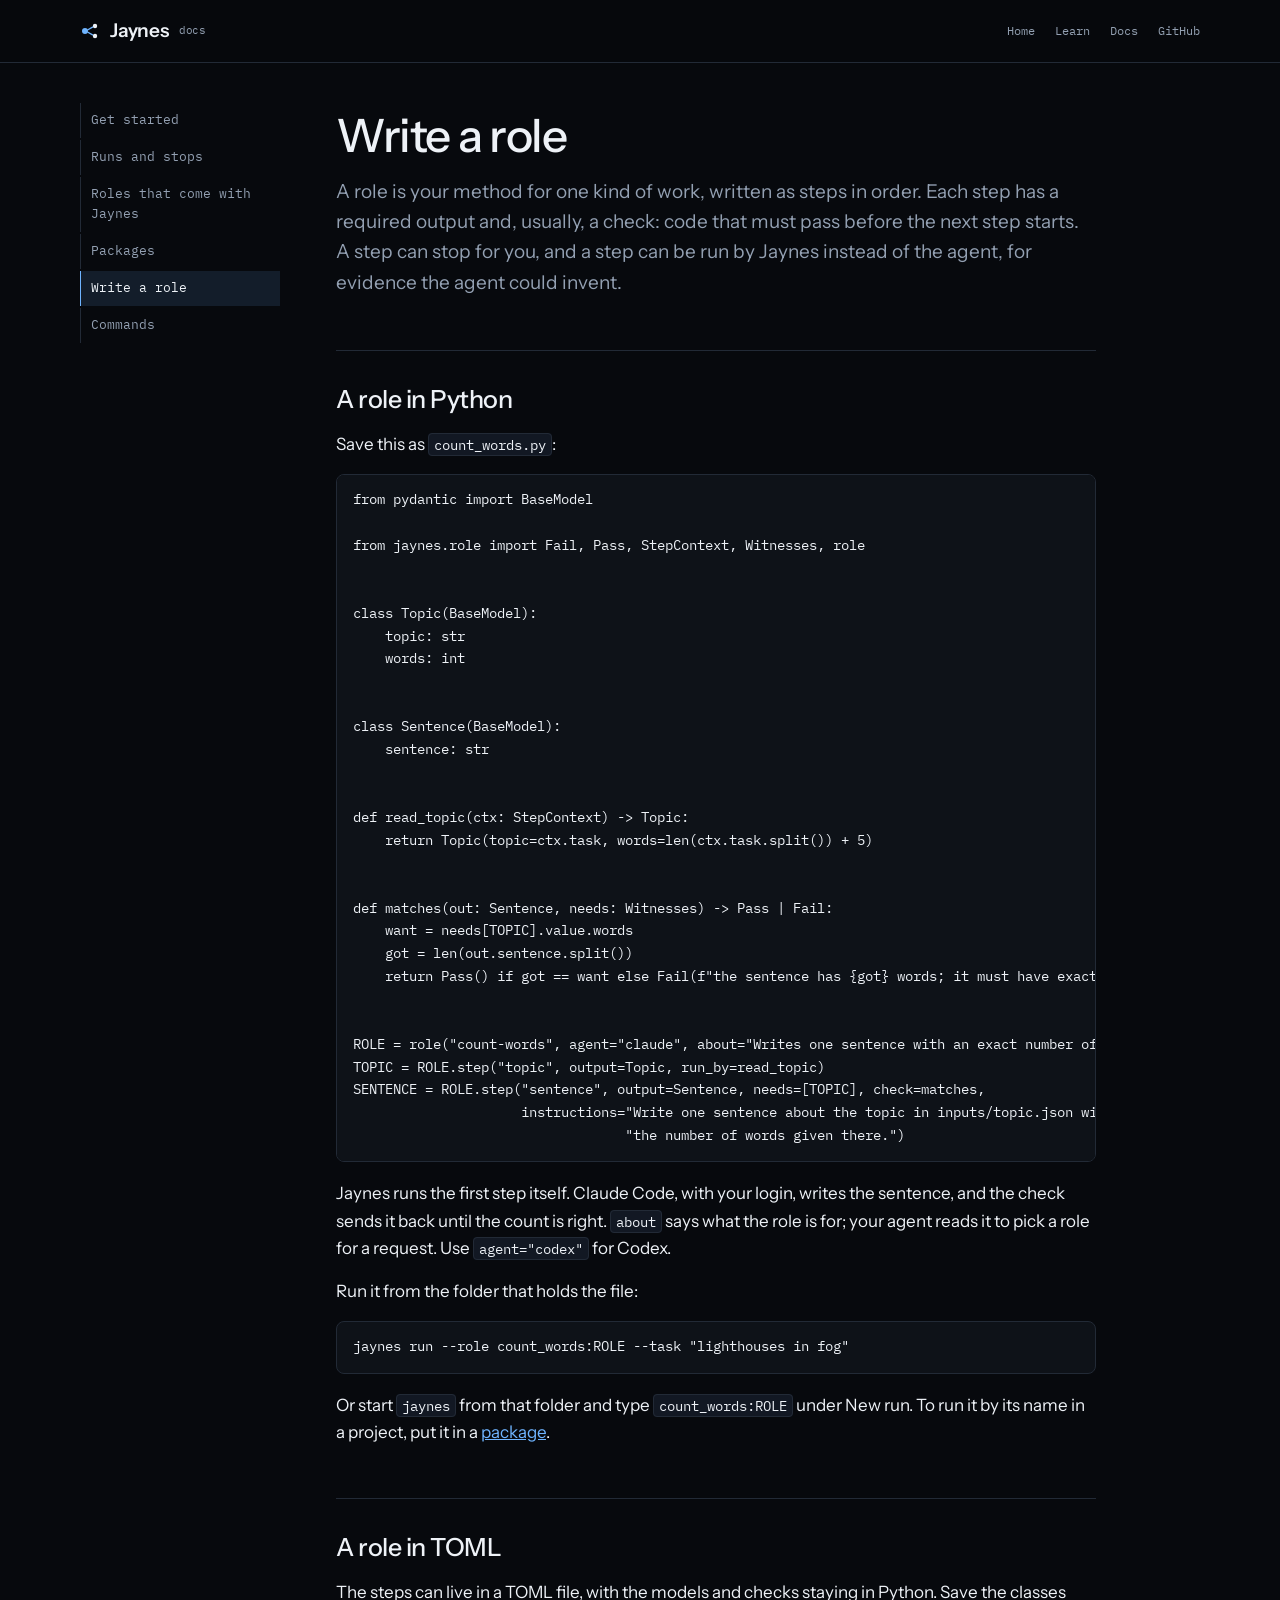
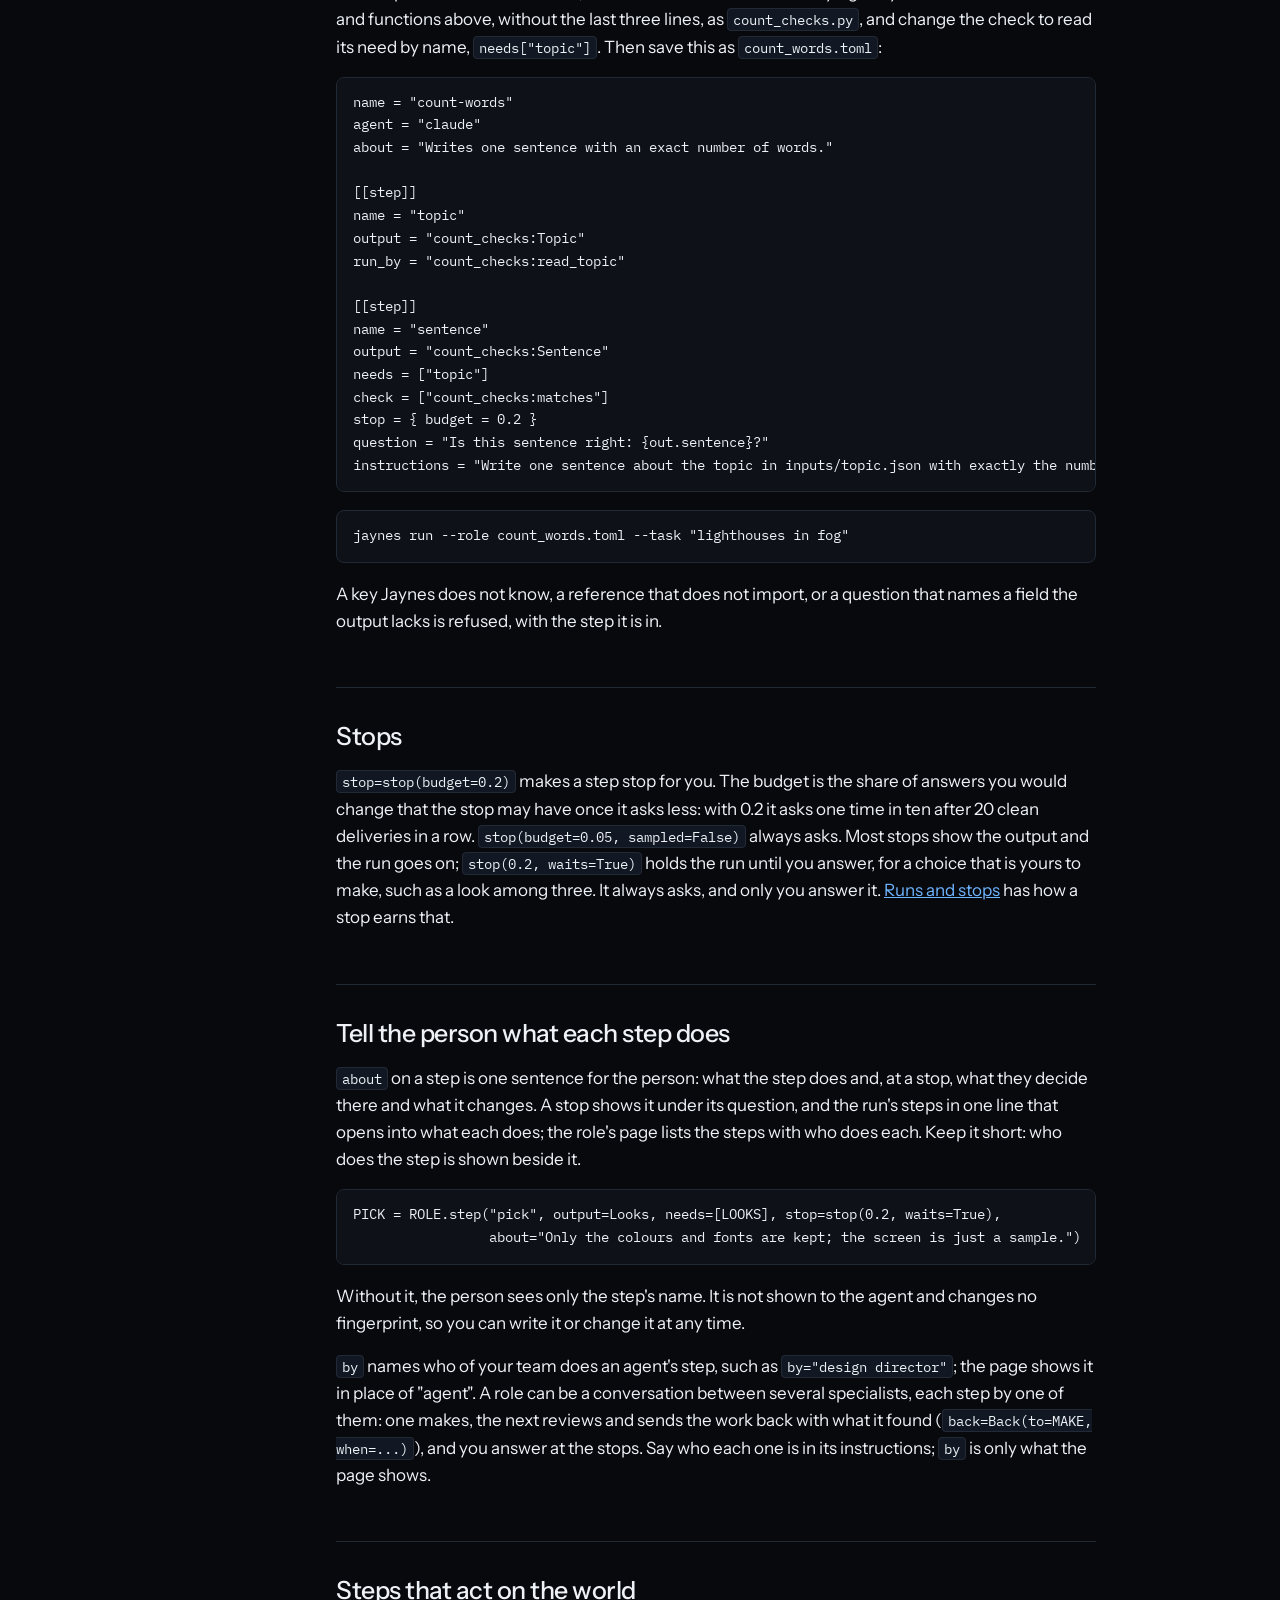
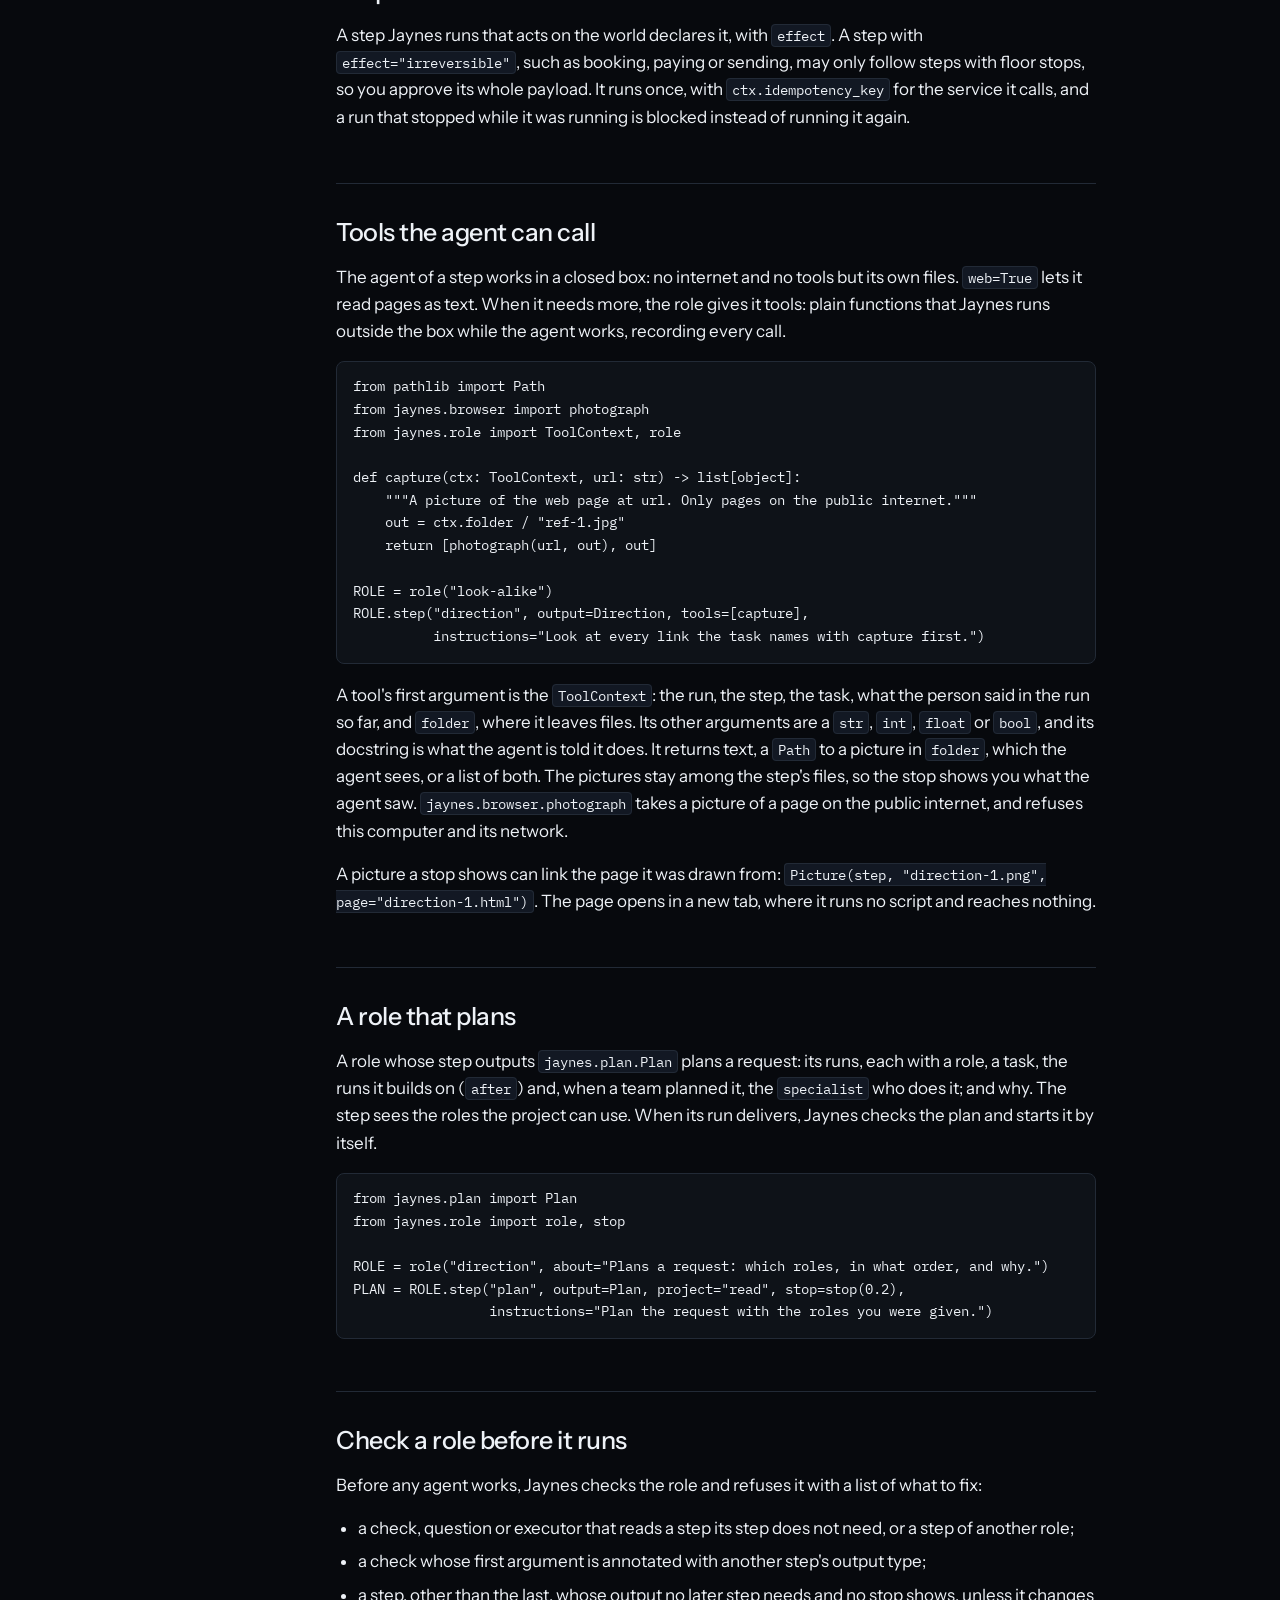
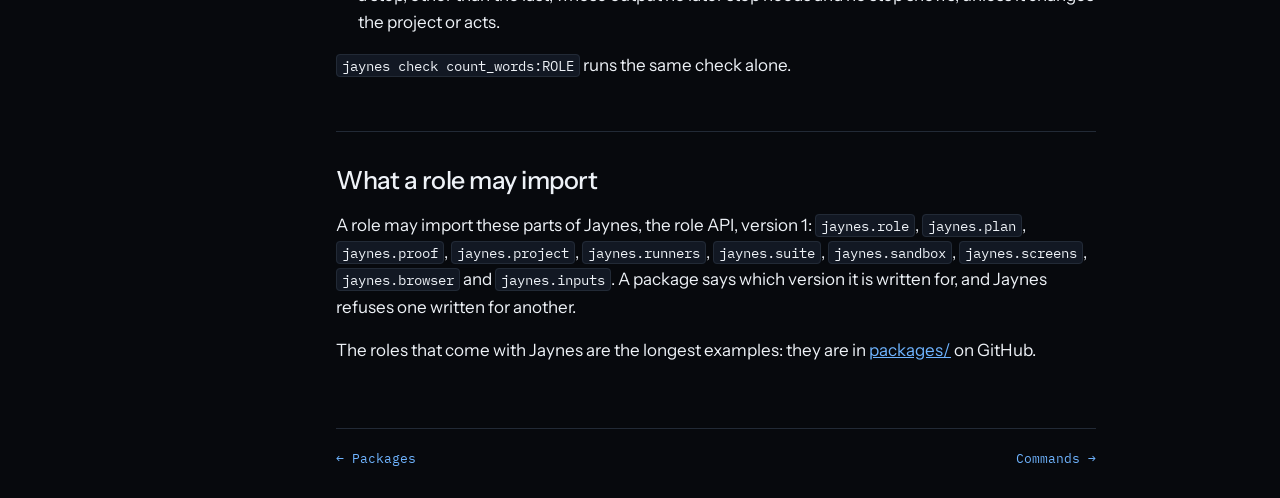
<file: site/docs/write-a-role.html>
<!doctype html>
<html lang="en">
<head>
<meta charset="utf-8">
<meta name="viewport" content="width=device-width, initial-scale=1, viewport-fit=cover">
<title>Write a role · Jaynes docs</title>
<link rel="icon" href="data:image/svg+xml,%3Csvg xmlns=%22http://www.w3.org/2000/svg%22 viewBox=%220 0 32 32%22%3E%3Crect width=%2232%22 height=%2232%22 rx=%227%22 fill=%22%2307090d%22/%3E%3Cpath d=%22M11.5 14.6 20 9.6M11.5 17.4 20 22.4%22 stroke=%22%236fb4ff%22 stroke-width=%222%22/%3E%3Ccircle cx=%229%22 cy=%2216%22 r=%224.2%22 fill=%22%236fb4ff%22/%3E%3Ccircle cx=%2222.5%22 cy=%228.5%22 r=%223.2%22 fill=%22%23eef2f7%22/%3E%3Ccircle cx=%2222.5%22 cy=%2223.5%22 r=%223.2%22 fill=%22%23eef2f7%22/%3E%3C/svg%3E">
<meta name="description" content="A role is your method for one kind of work, written as steps in order. Each step has a required output and, usually, a check: code that must pass before the next step starts. A step can stop for you, and a step can be run by Jaynes instead of the agent, for evidence the agent could invent.">
<link rel="preconnect" href="https://fonts.googleapis.com">
<link rel="preconnect" href="https://fonts.gstatic.com" crossorigin>
<link rel="stylesheet" href="https://fonts.googleapis.com/css2?family=Instrument+Sans:wght@400;500;600&family=IBM+Plex+Mono:wght@400;500&display=swap">
<link rel="stylesheet" href="docs.css">
</head>
<body>
<header class="bar"><div class="wrap">
<a class="logo" href="../index.html"><svg viewBox="0 0 20 20" aria-hidden="true"><circle cx="5" cy="10" r="3" fill="#6fb4ff"/><circle cx="15" cy="5" r="2.2" fill="#eef2f7"/><circle cx="15" cy="15" r="2.2" fill="#eef2f7"/><path d="M7.5 9 13 5.8M7.5 11 13 14.2" stroke="#6fb4ff" stroke-width="1.4"/></svg>Jaynes <span>docs</span></a>
<nav aria-label="Site"><a href="../index.html">Home</a><a href="../learn.html">Learn</a><a href="index.html">Docs</a><a href="https://github.com/alk0x1/jaynes">GitHub</a></nav>
</div></header>
<div class="wrap docs">
<aside><nav aria-label="Docs"><a href="index.html">Get started</a><a href="runs.html">Runs and stops</a><a href="roles.html">Roles that come with Jaynes</a><a href="packages.html">Packages</a><a href="write-a-role.html" aria-current="page">Write a role</a><a href="commands.html">Commands</a></nav></aside>
<main><article>
<h1>Write a role</h1>
<p class="lede">A role is your method for one kind of work, written as steps in order. Each step has a required output and, usually, a check: code that must pass before the next step starts. A step can stop for you, and a step can be run by Jaynes instead of the agent, for evidence the agent could invent.</p>
<h2 id="a-role-in-python">A role in Python</h2>
<p>Save this as <code>count_words.py</code>:</p>
<pre><code class="language-python">from pydantic import BaseModel

from jaynes.role import Fail, Pass, StepContext, Witnesses, role


class Topic(BaseModel):
    topic: str
    words: int


class Sentence(BaseModel):
    sentence: str


def read_topic(ctx: StepContext) -&gt; Topic:
    return Topic(topic=ctx.task, words=len(ctx.task.split()) + 5)


def matches(out: Sentence, needs: Witnesses) -&gt; Pass | Fail:
    want = needs[TOPIC].value.words
    got = len(out.sentence.split())
    return Pass() if got == want else Fail(f&quot;the sentence has {got} words; it must have exactly {want}&quot;)


ROLE = role(&quot;count-words&quot;, agent=&quot;claude&quot;, about=&quot;Writes one sentence with an exact number of words.&quot;)
TOPIC = ROLE.step(&quot;topic&quot;, output=Topic, run_by=read_topic)
SENTENCE = ROLE.step(&quot;sentence&quot;, output=Sentence, needs=[TOPIC], check=matches,
                     instructions=&quot;Write one sentence about the topic in inputs/topic.json with exactly &quot;
                                  &quot;the number of words given there.&quot;)
</code></pre>
<p>Jaynes runs the first step itself. Claude Code, with your login, writes the sentence, and the check sends it back until the count is right. <code>about</code> says what the role is for; your agent reads it to pick a role for a request. Use <code>agent=&quot;codex&quot;</code> for Codex.</p>
<p>Run it from the folder that holds the file:</p>
<pre><code class="language-sh">jaynes run --role count_words:ROLE --task &quot;lighthouses in fog&quot;
</code></pre>
<p>Or start <code>jaynes</code> from that folder and type <code>count_words:ROLE</code> under New run. To run it by its name in a project, put it in a <a href="packages.html#make-a-package">package</a>.</p>
<h2 id="a-role-in-toml">A role in TOML</h2>
<p>The steps can live in a TOML file, with the models and checks staying in Python. Save the classes and functions above, without the last three lines, as <code>count_checks.py</code>, and change the check to read its need by name, <code>needs[&quot;topic&quot;]</code>. Then save this as <code>count_words.toml</code>:</p>
<pre><code class="language-toml">name = &quot;count-words&quot;
agent = &quot;claude&quot;
about = &quot;Writes one sentence with an exact number of words.&quot;

[[step]]
name = &quot;topic&quot;
output = &quot;count_checks:Topic&quot;
run_by = &quot;count_checks:read_topic&quot;

[[step]]
name = &quot;sentence&quot;
output = &quot;count_checks:Sentence&quot;
needs = [&quot;topic&quot;]
check = [&quot;count_checks:matches&quot;]
stop = { budget = 0.2 }
question = &quot;Is this sentence right: {out.sentence}?&quot;
instructions = &quot;Write one sentence about the topic in inputs/topic.json with exactly the number of words given there.&quot;
</code></pre>
<pre><code class="language-sh">jaynes run --role count_words.toml --task &quot;lighthouses in fog&quot;
</code></pre>
<p>A key Jaynes does not know, a reference that does not import, or a question that names a field the output lacks is refused, with the step it is in.</p>
<h2 id="stops">Stops</h2>
<p><code>stop=stop(budget=0.2)</code> makes a step stop for you. The budget is the share of answers you would change that the stop may have once it asks less: with 0.2 it asks one time in ten after 20 clean deliveries in a row. <code>stop(budget=0.05, sampled=False)</code> always asks. Most stops show the output and the run goes on; <code>stop(0.2, waits=True)</code> holds the run until you answer, for a choice that is yours to make, such as a look among three. It always asks, and only you answer it. <a href="runs.html#a-stop-asks-less-as-it-proves-right">Runs and stops</a> has how a stop earns that.</p>
<h2 id="tell-the-person-what-each-step-does">Tell the person what each step does</h2>
<p><code>about</code> on a step is one sentence for the person: what the step does and, at a stop, what they decide there and what it changes. A stop shows it under its question, and the run's steps in one line that opens into what each does; the role's page lists the steps with who does each. Keep it short: who does the step is shown beside it.</p>
<pre><code class="language-python">PICK = ROLE.step(&quot;pick&quot;, output=Looks, needs=[LOOKS], stop=stop(0.2, waits=True),
                 about=&quot;Only the colours and fonts are kept; the screen is just a sample.&quot;)
</code></pre>
<p>Without it, the person sees only the step's name. It is not shown to the agent and changes no fingerprint, so you can write it or change it at any time.</p>
<p><code>by</code> names who of your team does an agent's step, such as <code>by=&quot;design director&quot;</code>; the page shows it in place of &quot;agent&quot;. A role can be a conversation between several specialists, each step by one of them: one makes, the next reviews and sends the work back with what it found (<code>back=Back(to=MAKE, when=...)</code>), and you answer at the stops. Say who each one is in its instructions; <code>by</code> is only what the page shows.</p>
<h2 id="steps-that-act-on-the-world">Steps that act on the world</h2>
<p>A step Jaynes runs that acts on the world declares it, with <code>effect</code>. A step with <code>effect=&quot;irreversible&quot;</code>, such as booking, paying or sending, may only follow steps with floor stops, so you approve its whole payload. It runs once, with <code>ctx.idempotency_key</code> for the service it calls, and a run that stopped while it was running is blocked instead of running it again.</p>
<h2 id="tools-the-agent-can-call">Tools the agent can call</h2>
<p>The agent of a step works in a closed box: no internet and no tools but its own files. <code>web=True</code> lets it read pages as text. When it needs more, the role gives it tools: plain functions that Jaynes runs outside the box while the agent works, recording every call.</p>
<pre><code class="language-python">from pathlib import Path
from jaynes.browser import photograph
from jaynes.role import ToolContext, role

def capture(ctx: ToolContext, url: str) -&gt; list[object]:
    &quot;&quot;&quot;A picture of the web page at url. Only pages on the public internet.&quot;&quot;&quot;
    out = ctx.folder / &quot;ref-1.jpg&quot;
    return [photograph(url, out), out]

ROLE = role(&quot;look-alike&quot;)
ROLE.step(&quot;direction&quot;, output=Direction, tools=[capture],
          instructions=&quot;Look at every link the task names with capture first.&quot;)
</code></pre>
<p>A tool's first argument is the <code>ToolContext</code>: the run, the step, the task, what the person said in the run so far, and <code>folder</code>, where it leaves files. Its other arguments are a <code>str</code>, <code>int</code>, <code>float</code> or <code>bool</code>, and its docstring is what the agent is told it does. It returns text, a <code>Path</code> to a picture in <code>folder</code>, which the agent sees, or a list of both. The pictures stay among the step's files, so the stop shows you what the agent saw. <code>jaynes.browser.photograph</code> takes a picture of a page on the public internet, and refuses this computer and its network.</p>
<p>A picture a stop shows can link the page it was drawn from: <code>Picture(step, &quot;direction-1.png&quot;, page=&quot;direction-1.html&quot;)</code>. The page opens in a new tab, where it runs no script and reaches nothing.</p>
<h2 id="a-role-that-plans">A role that plans</h2>
<p>A role whose step outputs <code>jaynes.plan.Plan</code> plans a request: its runs, each with a role, a task, the runs it builds on (<code>after</code>) and, when a team planned it, the <code>specialist</code> who does it; and why. The step sees the roles the project can use. When its run delivers, Jaynes checks the plan and starts it by itself.</p>
<pre><code class="language-python">from jaynes.plan import Plan
from jaynes.role import role, stop

ROLE = role(&quot;direction&quot;, about=&quot;Plans a request: which roles, in what order, and why.&quot;)
PLAN = ROLE.step(&quot;plan&quot;, output=Plan, project=&quot;read&quot;, stop=stop(0.2),
                 instructions=&quot;Plan the request with the roles you were given.&quot;)
</code></pre>
<h2 id="check-a-role-before-it-runs">Check a role before it runs</h2>
<p>Before any agent works, Jaynes checks the role and refuses it with a list of what to fix:</p>
<ul>
<li>a check, question or executor that reads a step its step does not need, or a step of another role;</li>
<li>a check whose first argument is annotated with another step's output type;</li>
<li>a step, other than the last, whose output no later step needs and no stop shows, unless it changes the project or acts.</li>
</ul>
<p><code>jaynes check count_words:ROLE</code> runs the same check alone.</p>
<h2 id="what-a-role-may-import">What a role may import</h2>
<p>A role may import these parts of Jaynes, the role API, version 1: <code>jaynes.role</code>, <code>jaynes.plan</code>, <code>jaynes.proof</code>, <code>jaynes.project</code>, <code>jaynes.runners</code>, <code>jaynes.suite</code>, <code>jaynes.sandbox</code>, <code>jaynes.screens</code>, <code>jaynes.browser</code> and <code>jaynes.inputs</code>. A package says which version it is written for, and Jaynes refuses one written for another.</p>
<p>The roles that come with Jaynes are the longest examples: they are in <a href="https://github.com/alk0x1/jaynes/tree/main/packages">packages/</a> on GitHub.</p>

</article>
<footer class="pager"><a href="packages.html">&larr; Packages</a><a href="commands.html">Commands &rarr;</a></footer>
</main>
</div>
</body>
</html>
</file>
<file: site/docs/docs.css>
/* The docs: the landing's graphite panel, for reading. One column of text, the pages on the left. */
:root {
  --bg: #07090d; --panel: #0e1218; --panel-2: #121823; --line: #222a36; --line-2: #2c3646;
  --ink: #eef2f7; --dim: #93a0b2; --faint: #5d6a7c; --blue: #6fb4ff; --blue-soft: rgba(111, 180, 255, .12);
  --display: "Instrument Sans", "Helvetica Neue", Arial, sans-serif;
  --mono: "IBM Plex Mono", ui-monospace, SFMono-Regular, Menlo, monospace;
  color-scheme: dark;
}
* { box-sizing: border-box; }
html { scroll-behavior: smooth; scroll-padding-top: 84px; }
html, body { margin: 0; background: var(--bg); color: var(--ink); font-family: var(--display); font-size: 17px; line-height: 1.6; }
body { padding-inline: max(16px, env(safe-area-inset-left, 0px)) max(16px, env(safe-area-inset-right, 0px)); }
a { color: var(--blue); }
:focus-visible { outline: 2px solid var(--blue); outline-offset: 2px; }
.wrap { max-width: 1120px; margin: 0 auto; }

header.bar { position: sticky; top: 0; z-index: 10; background: rgba(7, 9, 13, .82); backdrop-filter: blur(10px); border-bottom: 1px solid var(--line); margin-inline: calc(-1 * max(16px, env(safe-area-inset-left, 0px))); padding-inline: max(16px, env(safe-area-inset-left, 0px)); }
header.bar .wrap { display: flex; align-items: center; gap: 24px; height: 62px; }
.logo { font-weight: 600; font-size: 19px; letter-spacing: -0.01em; color: var(--ink); text-decoration: none; display: flex; align-items: center; gap: 10px; }
.logo svg { width: 20px; height: 20px; }
.logo span { font-family: var(--mono); font-weight: 400; font-size: 11px; color: var(--dim); }
header nav { margin-left: auto; display: flex; gap: 20px; font-family: var(--mono); font-size: 12px; }
header nav a { color: var(--dim); text-decoration: none; }
header nav a:hover { color: var(--ink); }

.docs { display: grid; grid-template-columns: 200px minmax(0, 1fr); gap: 56px; padding: 40px 0 96px; }
aside nav { position: sticky; top: 102px; display: grid; gap: 2px; font-family: var(--mono); font-size: 13px; }
aside nav a { color: var(--dim); text-decoration: none; padding: 7px 10px; border-left: 1px solid var(--line); }
aside nav a:hover { color: var(--ink); }
aside nav a[aria-current] { color: var(--ink); border-left-color: var(--blue); background: var(--blue-soft); }
main { min-width: 0; max-width: 760px; }

article h1 { font-size: clamp(34px, 4.4vw, 46px); font-weight: 500; letter-spacing: -0.03em; line-height: 1.08; margin: 8px 0 16px; text-wrap: balance; }
article h2 { font-size: 25px; font-weight: 500; letter-spacing: -0.02em; margin: 52px 0 12px; padding-top: 28px; border-top: 1px solid var(--line); }
article h3 { font-size: 18px; font-weight: 600; margin: 32px 0 8px; }
article p, article ul, article ol { margin: 0 0 16px; }
article ul, article ol { padding-left: 22px; }
article li { margin: 6px 0; }
article li > p { margin: 0; }
.lede { font-size: 19px; color: var(--dim); }
strong { font-weight: 600; }
code { font-family: var(--mono); font-size: .84em; background: var(--panel-2); border: 1px solid var(--line); border-radius: 4px; padding: 1px 5px; overflow-wrap: anywhere; }
pre { background: var(--panel); border: 1px solid var(--line); border-radius: 8px; padding: 14px 16px; overflow-x: auto; margin: 0 0 18px; font-size: 14px; line-height: 1.55; }
pre code { background: none; border: 0; padding: 0; font-size: inherit; overflow-wrap: normal; }
blockquote { margin: 0 0 18px; padding: 12px 16px; border-left: 2px solid var(--blue); background: var(--panel); border-radius: 0 8px 8px 0; color: var(--dim); }
blockquote p:last-child { margin: 0; }
table { width: 100%; border-collapse: collapse; margin: 0 0 18px; font-size: 15px; display: block; overflow-x: auto; }
th, td { text-align: left; vertical-align: top; padding: 9px 12px; border-bottom: 1px solid var(--line); }
th { font-family: var(--mono); font-size: 11px; font-weight: 400; color: var(--dim); text-transform: uppercase; letter-spacing: .08em; }

.toc { display: flex; flex-wrap: wrap; gap: 8px; margin: 8px 0 8px; }
.toc a { font-family: var(--mono); font-size: 12px; color: var(--dim); text-decoration: none; border: 1px solid var(--line-2); border-radius: 999px; padding: 4px 10px; }
.toc a:hover { color: var(--ink); }
.command { border: 1px solid var(--line); border-radius: 10px; padding: 4px 18px 6px; margin: 0 0 14px; background: rgba(14, 18, 24, .6); }
.command h3 { margin: 14px 0 4px; }
.command h3 code { font-size: 15px; background: none; border: 0; padding: 0; }
.command > p { color: var(--dim); margin-bottom: 10px; }
.command pre { font-size: 12.5px; padding: 10px 12px; white-space: pre-wrap; }
dl { display: grid; grid-template-columns: minmax(120px, max-content) minmax(0, 1fr); gap: 6px 16px; margin: 0 0 12px; font-size: 14.5px; }
dt code { font-size: 12.5px; white-space: nowrap; }
dd { margin: 0; color: var(--dim); }
.default { font-family: var(--mono); font-size: 11.5px; color: var(--faint); margin-left: 6px; }

.pager { display: flex; justify-content: space-between; gap: 16px; margin-top: 64px; padding-top: 20px; border-top: 1px solid var(--line); font-family: var(--mono); font-size: 13px; }
.pager a { text-decoration: none; }

@media (max-width: 820px) {
  .docs { grid-template-columns: minmax(0, 1fr); gap: 20px; padding-top: 20px; }
  aside nav { position: static; display: flex; overflow-x: auto; gap: 6px; padding-bottom: 6px; }
  aside nav a { border: 1px solid var(--line); border-radius: 999px; white-space: nowrap; padding: 5px 11px; }
  header nav { gap: 14px; }
  dl { grid-template-columns: minmax(0, 1fr); gap: 2px; }
  dd { margin-bottom: 8px; }
  dt code { white-space: normal; }
}
@media (max-width: 420px) { header nav a:first-child { display: none; } }
</file>
